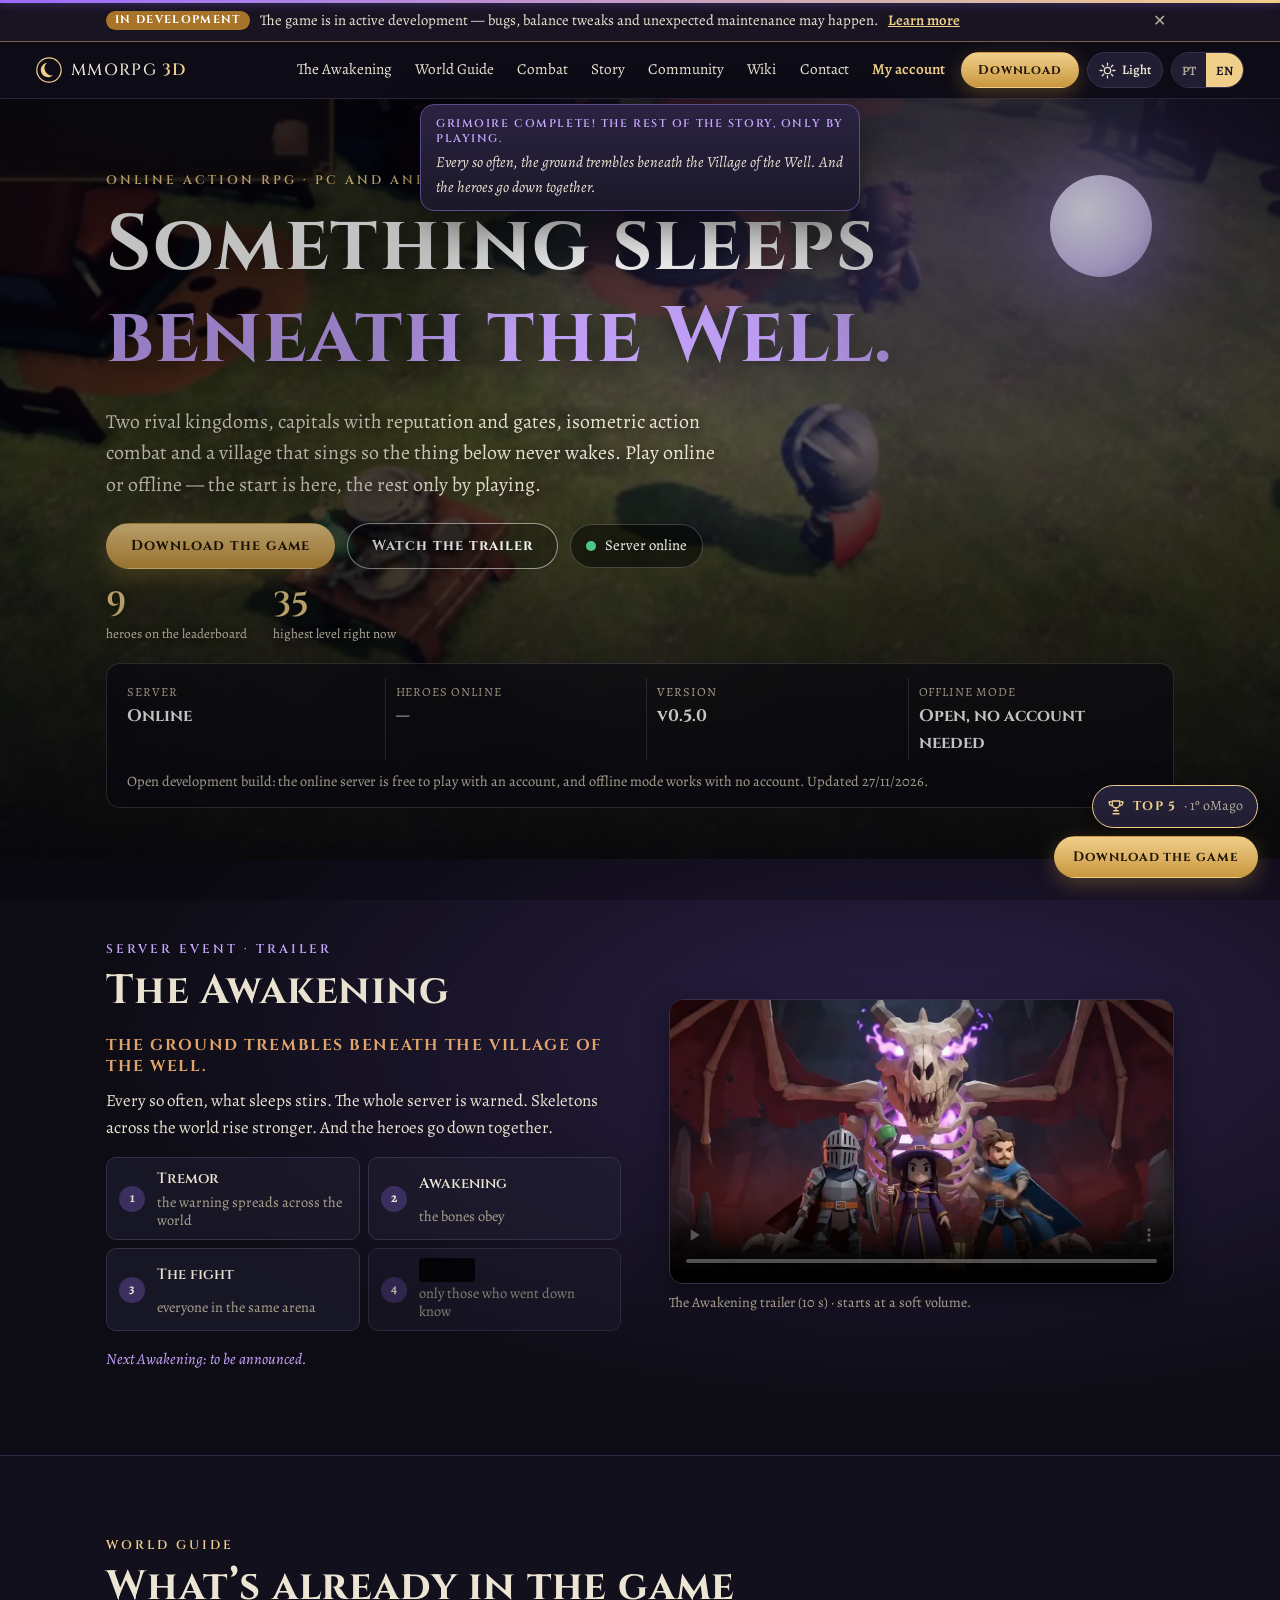
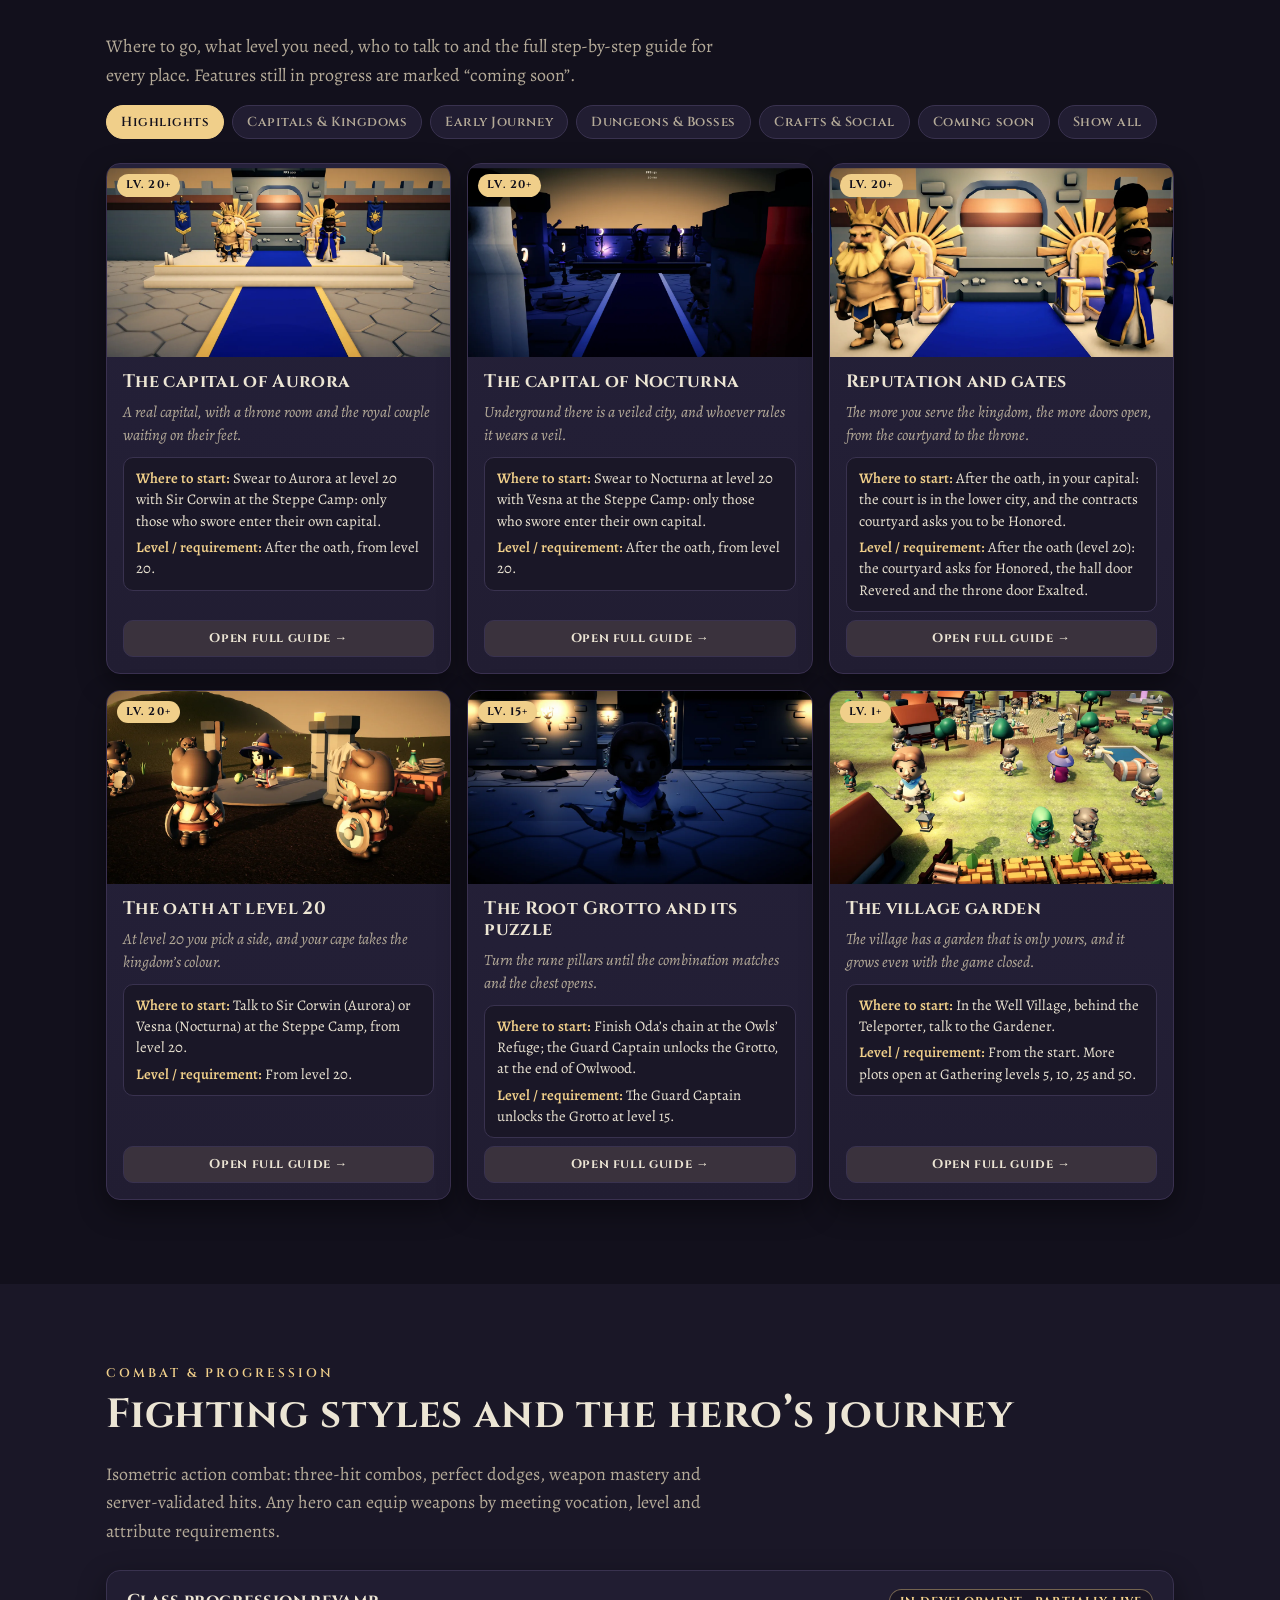
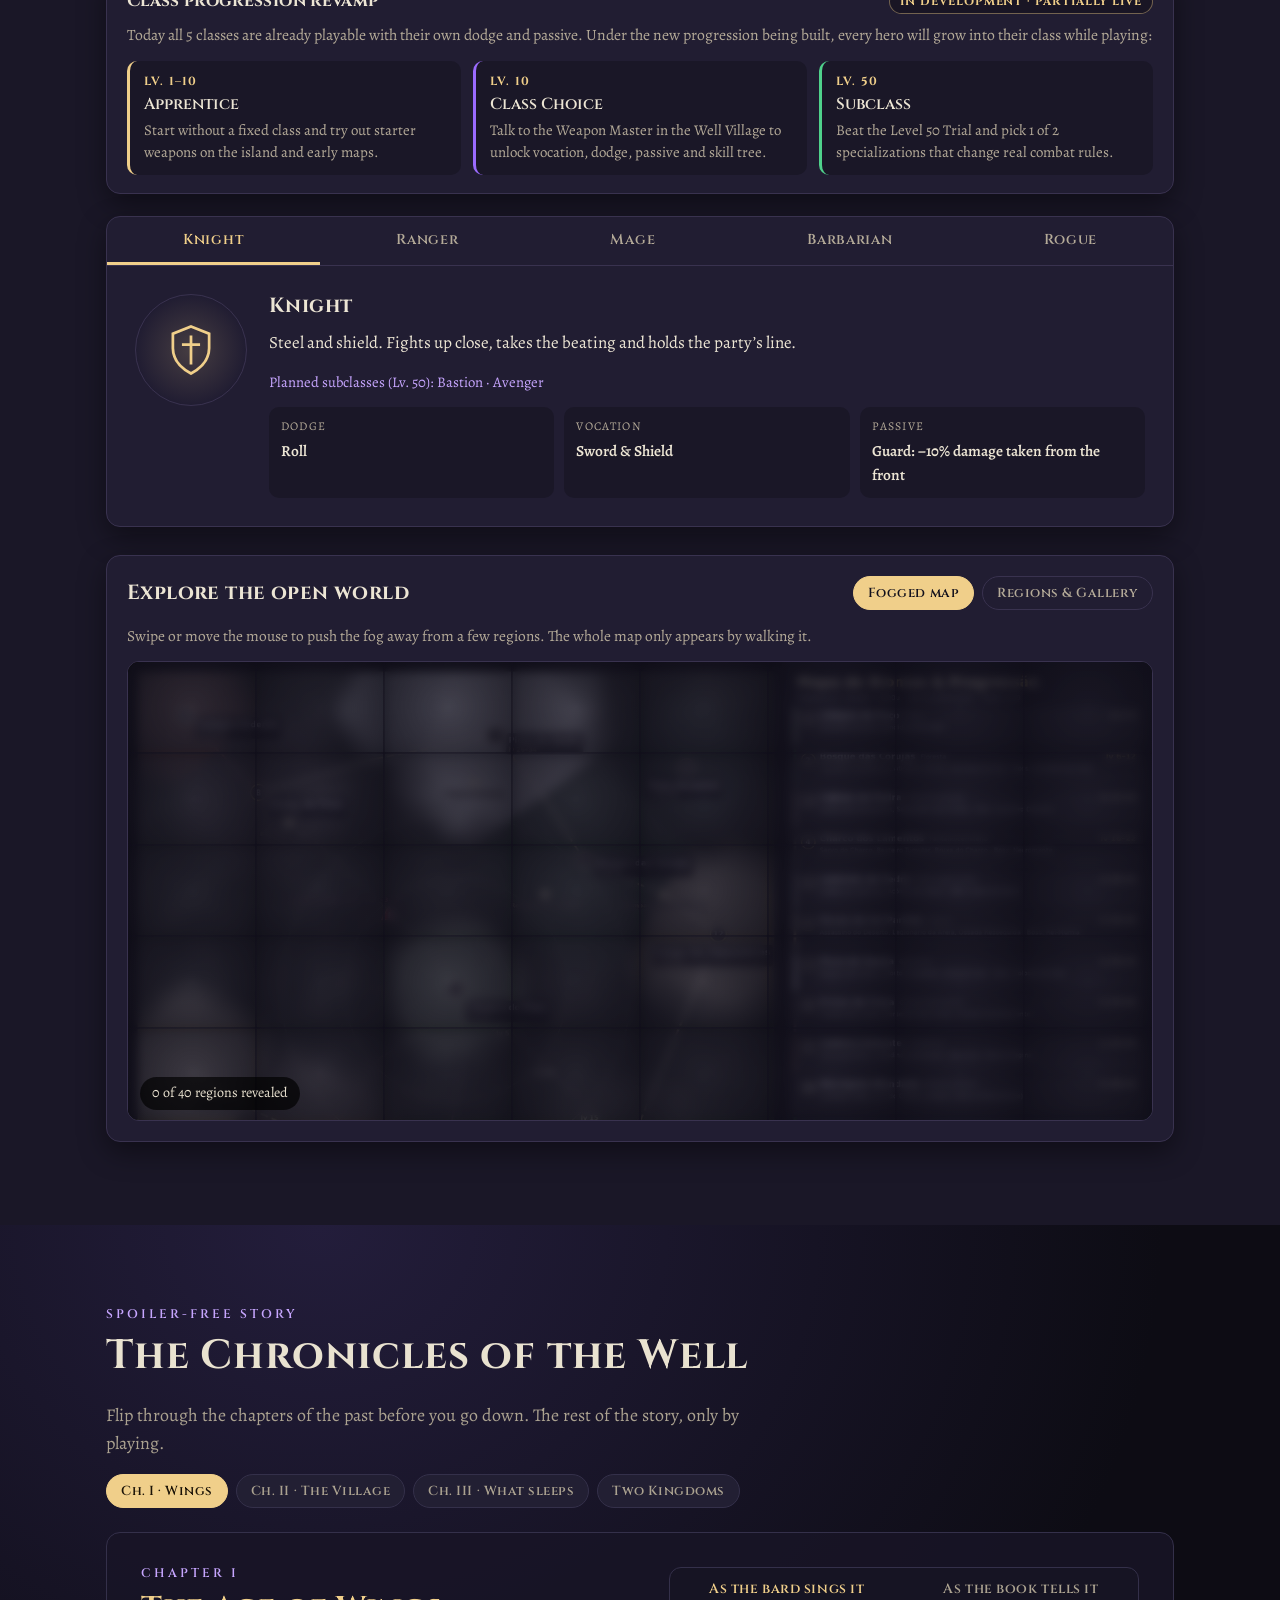
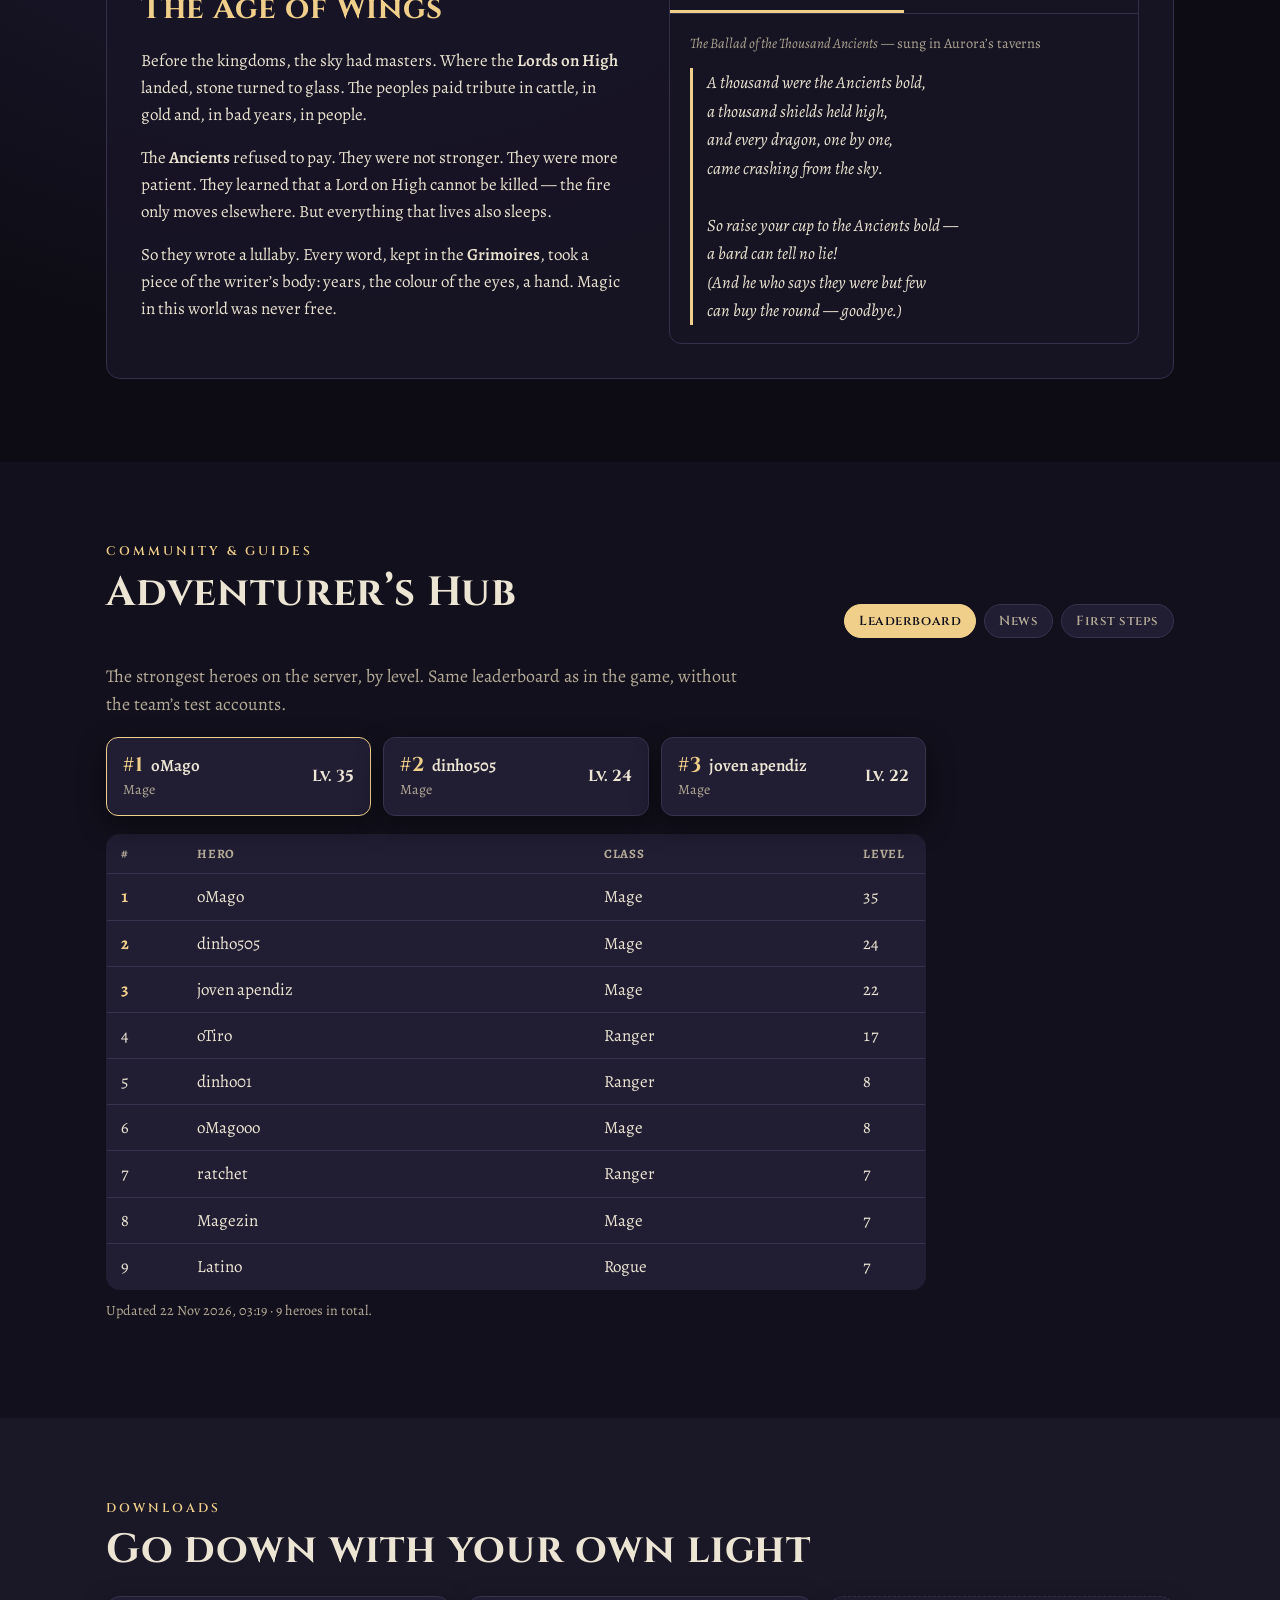
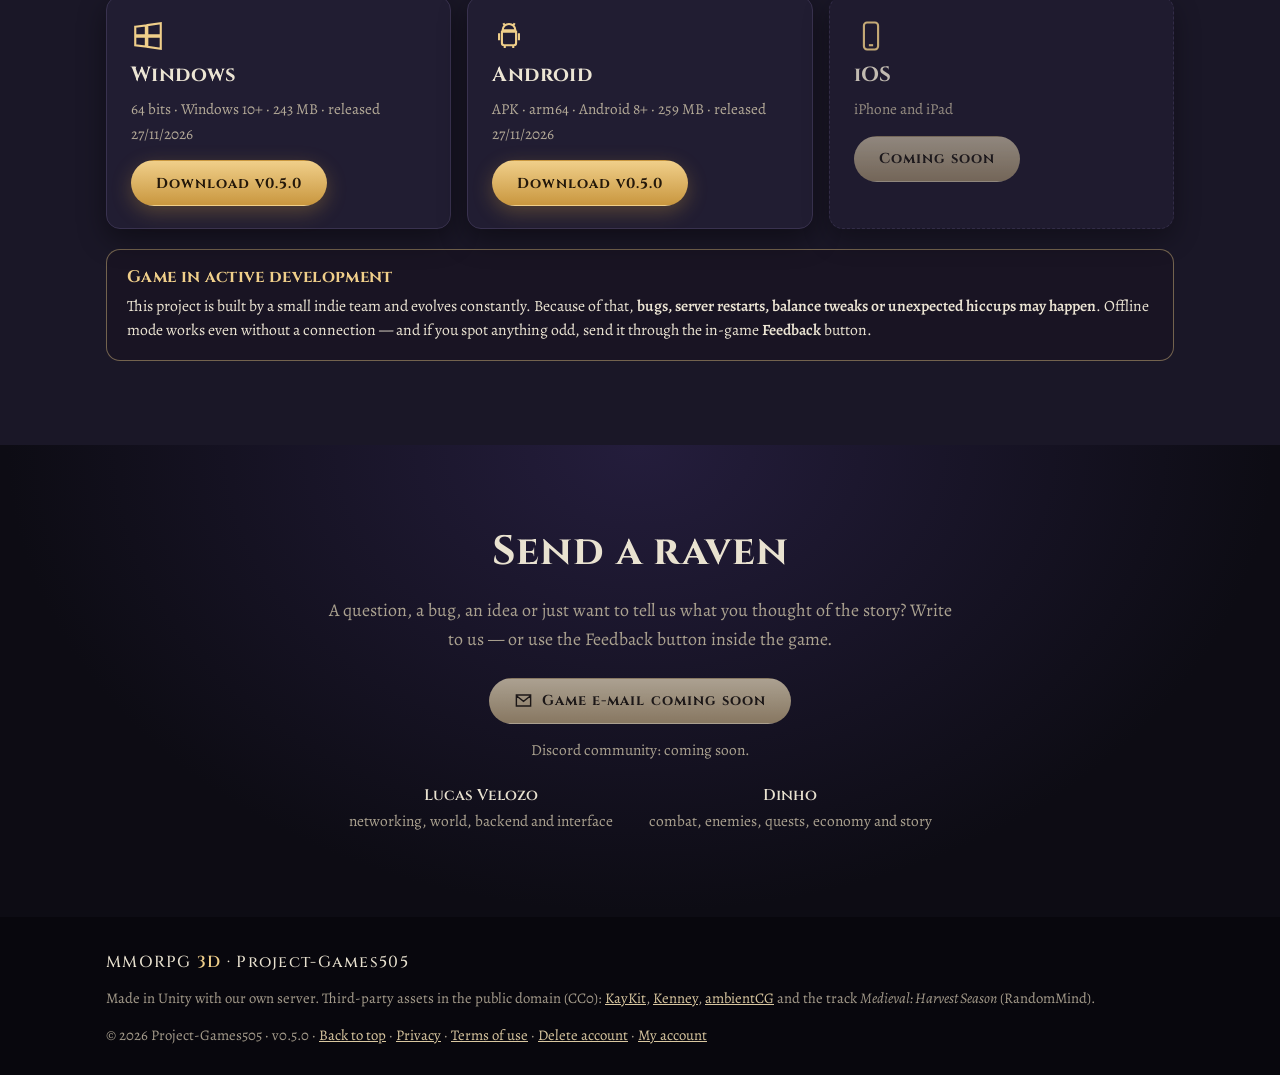
<file: index.html>
<!doctype html>
<html lang="pt-BR" data-modo="sombra">
<head>
<meta charset="utf-8">
<meta name="viewport" content="width=device-width, initial-scale=1">
<title>MMORPG 3D — Algo dorme sob o Poço</title>
<meta name="description" content="RPG online de ação para PC e Android. Dois reinos rivais, capitais com reputação e portões, e algo que dorme sob a Vila do Poço. Jogue online ou offline.">
<meta property="og:title" content="MMORPG 3D — Algo dorme sob o Poço">
<meta property="og:description" content="Dois reinos rivais, combate isométrico e um mundo que não devia acordar. PC e Android.">
<meta property="og:image" content="img/mundo-vila.webp">
<meta property="og:type" content="website">
<meta name="theme-color" content="#14121c">
<link rel="icon" href="favicon.svg" type="image/svg+xml">
<link rel="preconnect" href="https://fonts.googleapis.com">
<link rel="preconnect" href="https://fonts.gstatic.com" crossorigin>
<link href="https://fonts.googleapis.com/css2?family=Cinzel:wght@500;700&family=Alegreya:ital,wght@0,400;0,600;1,400&display=swap" rel="stylesheet">
<link rel="stylesheet" href="css/style.css?v=20261123a">
<script>
  // tema antes do primeiro desenho (evita piscar)
  (function () {
    try {
      var t = localStorage.getItem('tema');
      if (t === 'luz' || t === 'sombra') document.documentElement.dataset.modo = t;
    } catch (e) {}
  })();
</script>
</head>
<body>
<a class="pular" href="#conteudo" data-i18n="skip">Pular para o conteúdo</a>

<!-- Lanterna da Lúmen: só aparece no modo Sombra -->
<div class="lanterna-global" aria-hidden="true"></div>

<!-- Fragmentos do Grimório: barrinha fina de progresso no topo -->
<div class="fragmentos" id="fragmentos" aria-hidden="true"><span class="fragmentos-barra" id="fragmentos-barra"></span></div>

<div class="topo-wrap" id="topo-wrap">
  <!-- Aviso de jogo em desenvolvimento (fechável na sessão) -->
  <div class="aviso-dev" id="aviso-dev" role="region" aria-label="Aviso de desenvolvimento" data-i18n-attr="aria-label:dev.aria">
    <div class="caixa aviso-dev-in">
      <p>
        <span class="dev-selo" data-i18n="dev.badge">Em desenvolvimento</span>
        <span data-i18n="dev.banner">O jogo está em construção ativa — bugs, ajustes de balanceamento e manutenções imprevistas podem acontecer.</span>
        <a href="#aviso-dev-dl" data-i18n="dev.more">Saiba mais</a>
      </p>
      <button type="button" class="aviso-dev-fechar" id="btn-fechar-dev" aria-label="Fechar aviso" data-i18n-attr="aria-label:dev.close">✕</button>
    </div>
  </div>

  <header class="topo" id="topo">
    <a class="marca" href="#inicio" aria-label="MMORPG 3D — início">
      <svg class="marca-icone" viewBox="0 0 32 32" aria-hidden="true"><use href="#ico-lua"/></svg>
      <span>MMORPG <b>3D</b></span>
    </a>
    <nav class="menu" id="menu" aria-label="Seções">
      <a href="#despertar" data-i18n="nav.awakening">O Despertar</a>
      <a href="#vitrine" data-i18n="nav.vitrine">Guia do Mundo</a>
      <a href="#jogo" data-i18n="nav.game">Combate</a>
      <a href="#historia" data-i18n="nav.story">História</a>
      <a href="#comunidade" data-i18n="nav.community">Comunidade</a>
      <a href="wiki.html" data-i18n="nav.wiki">Wiki</a>
      <a href="#contato" data-i18n="nav.contact">Contato</a>
      <!-- Área "Minha conta" no AccountService (config.json → conta.url); sem endereço, o link não aparece -->
      <a class="nav-conta" id="nav-conta" href="#" rel="noopener" data-i18n="nav.account" hidden>Minha conta</a>
    </nav>
    <div class="controles">
      <a class="btn btn-ouro btn-topo-dl" href="#baixar" data-i18n="nav.download">Baixar</a>
      <button class="btn-icone" id="btn-tema" type="button" aria-pressed="false" data-i18n-attr="aria-label:theme.label" aria-label="Alternar Luz e Sombra">
        <svg class="ico-sol" viewBox="0 0 24 24" aria-hidden="true"><circle cx="12" cy="12" r="4.5"/><path d="M12 1.5v3M12 19.5v3M1.5 12h3M19.5 12h3M4.6 4.6l2.1 2.1M17.3 17.3l2.1 2.1M4.6 19.4l2.1-2.1M17.3 6.7l2.1-2.1"/></svg>
        <svg class="ico-lua" viewBox="0 0 24 24" aria-hidden="true"><path d="M20 14.5A8.5 8.5 0 0 1 9.5 4a8.5 8.5 0 1 0 10.5 10.5z"/></svg>
        <span class="btn-tema-txt" data-i18n="theme.dark">Sombra</span>
      </button>
      <div class="idioma" role="group" aria-label="Idioma / Language">
        <button type="button" data-lang="pt" aria-pressed="true">PT</button>
        <button type="button" data-lang="en" aria-pressed="false">EN</button>
      </div>
      <button class="btn-icone btn-menu" id="btn-menu" type="button" aria-expanded="false" aria-controls="menu" data-i18n-attr="aria-label:nav.open" aria-label="Abrir menu">
        <svg viewBox="0 0 24 24" aria-hidden="true"><path d="M3 6h18M3 12h18M3 18h18"/></svg>
      </button>
    </div>
  </header>
</div>

<main id="conteudo">

<!-- ===================== 1. HERO + STATUS AO VIVO INTEGRADO ===================== -->
<section class="hero" id="inicio">
  <div class="hero-fundo" aria-hidden="true">
    <img src="img/hero-vila.webp" alt="" fetchpriority="high" width="1440" height="765">
  </div>
  <div class="hero-ceu" aria-hidden="true"><span class="hero-lua"></span></div>
  <div class="hero-txt">
    <p class="sobretitulo" data-i18n="hero.kicker">RPG online de ação · PC e Android · Em desenvolvimento</p>
    <h1 class="hero-titulo">
      <span data-i18n="hero.title1">Algo dorme</span>
      <span class="hero-titulo-2" data-i18n="hero.title2">sob o Poço.</span>
    </h1>
    <p class="hero-sub" data-i18n="hero.sub">Dois reinos rivais, capitais com reputação e portões, combate isométrico e uma vila que canta para não acordar o que está lá embaixo. Jogue online ou offline — o começo está aqui, o resto só jogando.</p>
    <div class="hero-acoes">
      <a class="btn btn-ouro" href="#baixar" data-i18n="hero.cta">Baixar o jogo</a>
      <a class="btn btn-fantasma" href="#despertar" data-i18n="hero.trailer">Ver o trailer</a>
      <a class="selo-status" href="#status" id="selo-status">
        <span class="ponto" aria-hidden="true"></span>
        <span id="selo-status-txt" data-i18n="status.loading">Consultando o servidor…</span>
      </a>
    </div>

    <!-- Contador ao vivo (GET /stats/live; reserva: ranking.json e status.json). Só aparece com dado. -->
    <dl class="hero-contador" id="hero-contador" hidden>
      <div class="hc-item" id="hc-online" hidden><dt data-i18n="hc.online">heróis no mundo agora</dt><dd data-contar="0">0</dd></div>
      <div class="hc-item" id="hc-ativos" hidden><dt data-i18n="hc.active">aventureiros nas últimas 24 h</dt><dd data-contar="0">0</dd></div>
      <div class="hc-item" id="hc-herois" hidden><dt data-i18n="hc.heroes">heróis no ranking</dt><dd data-contar="0">0</dd></div>
      <div class="hc-item" id="hc-nivel" hidden><dt data-i18n="hc.top">nível mais alto do momento</dt><dd data-contar="0">0</dd></div>
    </dl>

    <!-- Barra de status integrada ao Hero (substitui a antiga seção separada) -->
    <div class="status-barra" id="status" aria-labelledby="status-titulo">
      <h2 class="sr-only" id="status-titulo" data-i18n="status.title">Estado do reino</h2>
      <div class="status-grade">
        <div class="status-card">
          <span class="status-rotulo" data-i18n="status.server">Servidor</span>
          <strong id="st-servidor">—</strong>
        </div>
        <div class="status-card">
          <span class="status-rotulo" data-i18n="status.players">Heróis online</span>
          <strong id="st-jogadores">—</strong>
        </div>
        <div class="status-card">
          <span class="status-rotulo" data-i18n="status.version">Versão</span>
          <strong id="st-versao">—</strong>
        </div>
        <div class="status-card">
          <span class="status-rotulo" data-i18n="status.offline">Modo offline</span>
          <strong data-i18n="status.offlineOk">Liberado sem conta</strong>
        </div>
      </div>
      <p class="status-nota" id="st-nota" data-i18n="status.note">Versão em desenvolvimento aberto: o servidor online funciona com conta gratuita e o modo offline é liberado sem conta.</p>
    </div>
  </div>
</section>

<!-- ===================== 2. O DESPERTAR + TRAILER EM DESTAQUE (SOMBRA) ===================== -->
<section class="secao sombra despertar" id="despertar" aria-labelledby="desp-titulo">
  <div class="caixa duas-colunas">
    <div>
      <p class="capitulo-num" data-i18n="aw.kicker">Evento de servidor · Trailer</p>
      <h2 id="desp-titulo" data-i18n="aw.title">O Despertar</h2>
      <p class="tremor-aviso" id="tremor-aviso" data-i18n="aw.tremor">A terra treme sob a Vila do Poço.</p>
      <p data-i18n="aw.p">De tempos em tempos, o que dorme se mexe. O servidor inteiro é avisado. Os esqueletos do mundo se levantam mais fortes. E os heróis descem juntos.</p>
      <ol class="fases">
        <li><b data-i18n="aw.f1">Tremor</b><span data-i18n="aw.f1p">o aviso corre o mundo</span></li>
        <li><b data-i18n="aw.f2">Despertar</b><span data-i18n="aw.f2p">os ossos obedecem</span></li>
        <li><b data-i18n="aw.f3">A luta</b><span data-i18n="aw.f3p">todos na mesma arena</span></li>
        <li class="fase-oculta"><b>▮▮▮▮▮▮</b><span data-i18n="aw.f4p">só quem desceu sabe</span></li>
      </ol>
      <p class="proximo" id="proximo-despertar" data-i18n="aw.next">Próximo Despertar: a anunciar.</p>
    </div>
    <figure class="moldura video">
      <video id="video-despertar" controls preload="metadata" playsinline poster="img/despertar-poster.webp" width="960" height="540" aria-label="Trailer do Despertar">
        <source src="img/despertar.mp4" type="video/mp4">
      </video>
      <figcaption data-i18n="aw.cap">Trailer do Despertar (10 s) · começa em volume suave para não assustar.</figcaption>
    </figure>
  </div>
</section>

<!-- ===================== 3. GUIA DO MUNDO — O QUE JÁ TEM NO JOGO (site/data/vitrine.json) ===================== -->
<section class="secao luz" id="vitrine" aria-labelledby="vt-titulo">
  <div class="caixa">
    <div class="cabeca-secao">
      <div>
        <p class="capitulo-num" data-i18n="vt.kicker">Guia do Mundo</p>
        <h2 id="vt-titulo" data-i18n="vt.title">O que já tem no jogo</h2>
        <p class="lead" data-i18n="vt.lead">Onde ir, qual nível precisa, com quem falar e o passo a passo completo de cada lugar. O que ainda está em construção aparece como “em breve”.</p>
      </div>
      <div class="filtros" id="vt-filtros" role="tablist" aria-label="Filtrar o guia do mundo" data-i18n-attr="aria-label:vt.filterAria">
        <button type="button" role="tab" aria-selected="true" data-cat="destaques" data-i18n="vt.f.highlights">Destaques</button>
        <button type="button" role="tab" aria-selected="false" tabindex="-1" data-cat="reinos" data-i18n="vt.f.kingdoms">Capitais &amp; Reinos</button>
        <button type="button" role="tab" aria-selected="false" tabindex="-1" data-cat="inicio" data-i18n="vt.f.start">Jornada Inicial</button>
        <button type="button" role="tab" aria-selected="false" tabindex="-1" data-cat="masmorras" data-i18n="vt.f.dungeons">Masmorras &amp; Chefes</button>
        <button type="button" role="tab" aria-selected="false" tabindex="-1" data-cat="social" data-i18n="vt.f.social">Ofícios &amp; Social</button>
        <button type="button" role="tab" aria-selected="false" tabindex="-1" data-cat="breve" data-i18n="vt.f.soon">Em breve</button>
        <button type="button" role="tab" aria-selected="false" tabindex="-1" data-cat="todos" data-i18n="vt.f.all">Ver tudo</button>
      </div>
    </div>
    <div class="vt-grade" id="vt-grade" aria-live="polite"></div>
    <p class="vt-erro" id="vt-erro" hidden></p>
  </div>
</section>

<!-- ===================== 4. COMBATE, PROGRESSÃO & MUNDO (LUZ ALT) ===================== -->
<section class="secao luz alt" id="jogo" aria-labelledby="jogo-titulo">
  <div class="caixa">
    <p class="capitulo-num" data-i18n="gp.kicker">Combate &amp; Progressão</p>
    <h2 id="jogo-titulo" data-i18n="gp.title">Estilos de luta e a jornada do herói</h2>
    <p class="lead" data-i18n="gp.lead">Combate de ação em visão isométrica: combo de três golpes, esquiva perfeita, maestria por arma e cada golpe validado no servidor. Qualquer herói pode equipar armas seguindo vocação, nível e atributo.</p>

    <!-- Trilha da nova progressão de classes (desenho do Dinho — transparente sobre o que está chegando) -->
    <div class="jornada-classes" aria-labelledby="jc-titulo">
      <div class="jc-topo">
        <h3 id="jc-titulo" data-i18n="jc.title">Evolução da jornada de classes</h3>
        <span class="jc-selo" data-i18n="jc.badge">Em desenvolvimento · parte já no ar</span>
      </div>
      <p class="jc-lead" data-i18n="jc.lead">Hoje as 5 classes já são jogáveis com esquiva e passiva próprias. Na nova progressão em desenvolvimento, todo herói passará a evoluir a classe durante a aventura:</p>
      <ol class="jc-passos">
        <li>
          <span class="jc-nv" data-i18n="jc.s1n">Nv. 1–10</span>
          <strong data-i18n="jc.s1t">Aprendiz</strong>
          <span data-i18n="jc.s1p">Começa sem classe fixa e testa as armas iniciais na ilha e nos primeiros mapas.</span>
        </li>
        <li>
          <span class="jc-nv" data-i18n="jc.s2n">Nv. 10</span>
          <strong data-i18n="jc.s2t">Escolha da Classe</strong>
          <span data-i18n="jc.s2p">Fala com o Mestre de Armas na Vila do Poço e libera vocação, esquiva, passiva e árvore de habilidades.</span>
        </li>
        <li>
          <span class="jc-nv" data-i18n="jc.s3n">Nv. 50</span>
          <strong data-i18n="jc.s3t">Subclasse</strong>
          <span data-i18n="jc.s3p">Vence a Provação do 50 e escolhe 1 entre 2 especializações que mudam regras reais de combate.</span>
        </li>
      </ol>
    </div>

    <div class="classes">
      <div class="classes-abas" role="tablist" aria-label="Classes">
        <button role="tab" aria-selected="true" aria-controls="classe-painel" data-classe="cavaleiro" data-i18n="cls.knight">Cavaleiro</button>
        <button role="tab" aria-selected="false" aria-controls="classe-painel" tabindex="-1" data-classe="patrulheiro" data-i18n="cls.ranger">Patrulheiro</button>
        <button role="tab" aria-selected="false" aria-controls="classe-painel" tabindex="-1" data-classe="mago" data-i18n="cls.mage">Mago</button>
        <button role="tab" aria-selected="false" aria-controls="classe-painel" tabindex="-1" data-classe="barbaro" data-i18n="cls.barb">Bárbaro</button>
        <button role="tab" aria-selected="false" aria-controls="classe-painel" tabindex="-1" data-classe="ladino" data-i18n="cls.rogue">Ladino</button>
      </div>
      <div class="classe-painel" id="classe-painel" role="tabpanel" aria-live="polite">
        <div class="classe-emblema" aria-hidden="true"><svg viewBox="0 0 64 64"><use id="classe-ico" href="#ico-cavaleiro"/></svg></div>
        <div>
          <h3 id="classe-nome">Cavaleiro</h3>
          <p id="classe-desc"></p>
          <p class="classe-subs" id="classe-subs"></p>
          <dl class="classe-dados">
            <div><dt data-i18n="cls.dodge">Esquiva</dt><dd id="classe-esquiva"></dd></div>
            <div><dt data-i18n="cls.weapon">Vocação</dt><dd id="classe-arma"></dd></div>
            <div><dt data-i18n="cls.passive">Passiva</dt><dd id="classe-passiva"></dd></div>
          </dl>
        </div>
      </div>
    </div>

    <!-- Mundo em imagens + Mapa em névoa em abas (evita criar outra seção gigante isolada) -->
    <div class="mundo-bloco" id="mapa-secao">
      <div class="mundo-topo">
        <h3 data-i18n="world.title">Explore o mundo aberto</h3>
        <div class="filtros" id="mundo-abas" role="tablist" aria-label="Visões do mundo" data-i18n-attr="aria-label:world.aria">
          <button type="button" role="tab" aria-selected="true" aria-controls="mundo-painel-mapa" id="aba-mundo-mapa" data-mundo="mapa" data-i18n="world.tabMap">Mapa em névoa</button>
          <button type="button" role="tab" aria-selected="false" aria-controls="mundo-painel-galeria" id="aba-mundo-galeria" tabindex="-1" data-mundo="galeria" data-i18n="world.tabGallery">Regiões &amp; Galeria</button>
        </div>
      </div>

      <div id="mundo-painel-mapa" role="tabpanel" aria-labelledby="aba-mundo-mapa">
        <p class="mundo-dica" data-i18n="map.lead">Passe o dedo ou o mouse para afastar a névoa de algumas regiões. O mapa inteiro só aparece andando.</p>
        <div class="mapa" id="mapa">
          <img src="img/mapa.webp" alt="Mapa do mundo dividido em biomas" data-i18n-attr="alt:map.alt" loading="lazy" width="1400" height="897">
          <div class="nevoa" id="nevoa" aria-hidden="true"></div>
          <p class="mapa-contador" id="mapa-contador" aria-live="polite"></p>
        </div>
      </div>

      <div id="mundo-painel-galeria" role="tabpanel" aria-labelledby="aba-mundo-galeria" hidden>
        <ul class="recursos">
          <li><strong data-i18n="ft.world">12 regiões</strong><span data-i18n="ft.worldP">Campo, deserto, geada, cinzas, vulcão, pântanos, necrópole… do nível 1 ao 100, e o herói vai até o 500.</span></li>
          <li><strong data-i18n="ft.bosses">Chefes com fases</strong><span data-i18n="ft.bossesP">Investidas, ajudantes, sala de recompensa e uma Gruta gerada para ser explorada.</span></li>
          <li><strong data-i18n="ft.econ">Economia por cidade</strong><span data-i18n="ft.econP">Cada cidade tem caixa, imposto e preço que sobe e desce. Forja, conserto, encantamento e alquimia.</span></li>
          <li><strong data-i18n="ft.guild">Guildas e lore</strong><span data-i18n="ft.guildP">Três guildas, livros para ler no jogo, pedras rúnicas e ecos antigos que fortalecem a ultimate.</span></li>
        </ul>
        <div class="galeria">
          <figure><img src="img/ilha-arena.webp" alt="Arena dos esqueletos na ilha do tutorial" data-i18n-attr="alt:gal.arena" loading="lazy" width="1280" height="720"><figcaption data-i18n="gal.arenaC">Ilha do Mestre de Armas</figcaption></figure>
          <figure><img src="img/ilha-boss.webp" alt="Arena do Guardião na ilha do tutorial" data-i18n-attr="alt:gal.boss" loading="lazy" width="1280" height="720"><figcaption data-i18n="gal.bossC">A arena do primeiro chefe</figcaption></figure>
          <figure><img src="img/mundo-oasis.webp" alt="Oásis Rubro, cidade do deserto" data-i18n-attr="alt:gal.oasis" loading="lazy" width="1280" height="720"><figcaption data-i18n="gal.oasisC">Oásis Rubro, no deserto</figcaption></figure>
        </div>
      </div>
    </div>
  </div>
</section>

<!-- ===================== 5. AS CRÔNICAS DO POÇO (HISTÓRIA + REINOS EM CAPÍTULOS) ===================== -->
<section class="secao sombra cronicas" id="historia" aria-labelledby="cronicas-titulo">
  <!-- Âncoras preservadas para links antigos -->
  <span id="o-que-dorme" class="ancora-oculta" aria-hidden="true"></span>
  <span id="reinos" class="ancora-oculta" aria-hidden="true"></span>
  <div class="caixa">
    <div class="cabeca-secao">
      <div>
        <p class="capitulo-num" data-i18n="cr.kicker">História sem spoiler</p>
        <h2 id="cronicas-titulo" data-i18n="cr.title">As Crônicas do Poço</h2>
        <p class="lead" data-i18n="cr.lead">Folheie os capítulos do passado antes de descer. O resto da história, só jogando.</p>
      </div>
      <div class="filtros" id="cronicas-abas" role="tablist" aria-label="Capítulos da história" data-i18n-attr="aria-label:cr.aria">
        <button type="button" role="tab" aria-selected="true" aria-controls="cr-cap1" data-cr="cap1" data-i18n="cr.tab1">Cap. I · Asas</button>
        <button type="button" role="tab" aria-selected="false" aria-controls="cr-cap2" tabindex="-1" data-cr="cap2" data-i18n="cr.tab2">Cap. II · A Vila</button>
        <button type="button" role="tab" aria-selected="false" aria-controls="cr-cap3" tabindex="-1" data-cr="cap3" data-i18n="cr.tab3">Cap. III · O que dorme</button>
        <button type="button" role="tab" aria-selected="false" aria-controls="cr-reinos" tabindex="-1" data-cr="reinos" data-i18n="cr.tab4">Dois Reinos</button>
      </div>
    </div>

    <!-- Cap. I — A Idade das Asas -->
    <div class="cr-painel" id="cr-cap1" role="tabpanel">
      <div class="duas-colunas cr-grid">
        <div>
          <p class="capitulo-num" data-i18n="ch1.num">Capítulo I</p>
          <h3 class="cr-subtitulo" data-i18n="ch1.title">A Idade das Asas</h3>
          <p data-i18n="ch1.p1">Antes dos reinos, o céu tinha donos. Os <b>Senhores do Alto</b> pousavam e a pedra virava vidro. Os povos pagavam tributo em gado, em ouro e, nos anos ruins, em gente.</p>
          <p data-i18n="ch1.p2">Os <b>Antigos</b> se recusaram a pagar. Não eram mais fortes. Eram mais pacientes. Descobriram que um Senhor do Alto não se mata — o fogo só muda de lugar. Mas tudo o que vive também dorme.</p>
          <p data-i18n="ch1.p3">Então escreveram uma canção de ninar. Cada palavra, guardada nos <b>Grimórios</b>, cobrou de quem escreveu um pedaço do corpo: anos, a cor dos olhos, a mão. A magia deste mundo nunca foi de graça.</p>
        </div>
        <!-- Bardo × Livro -->
        <div class="duas-versoes" id="versoes">
          <div class="versoes-abas" role="tablist" aria-label="Duas versões da mesma história">
            <button role="tab" id="aba-bardo" aria-controls="painel-bardo" aria-selected="true" data-i18n="ch1.bardTab">Como canta o bardo</button>
            <button role="tab" id="aba-livro" aria-controls="painel-livro" aria-selected="false" tabindex="-1" data-i18n="ch1.bookTab">Como conta o livro</button>
          </div>
          <div class="versao versao-bardo" role="tabpanel" id="painel-bardo" aria-labelledby="aba-bardo">
            <p class="versao-fonte" data-i18n="ch1.bardSrc"><i>A Balada dos Mil Antigos</i> — cantada nas tavernas de Aurora</p>
            <blockquote class="quadra" data-i18n="ch1.bard">Eram mil os velhos bravos,<br>mil escudos, mil canções,<br>e o céu, que ardia em asas,<br>viu cair os seus dragões.<br><br>Ergue o copo aos mil Antigos,<br>que o bardo não sabe mentir!<br>(E quem diz que eram só poucos<br>paga a rodada e vai dormir.)</blockquote>
          </div>
          <div class="versao versao-livro" role="tabpanel" id="painel-livro" aria-labelledby="aba-livro" hidden>
            <p class="versao-fonte" data-i18n="ch1.bookSrc">Dos livros da Vila do Poço</p>
            <p data-i18n="ch1.book">Os Antigos eram poucos e pacientes, e não mataram dragão nenhum. Fizeram eles dormirem — e pagaram com o próprio corpo.</p>
            <p class="versao-dica" data-i18n="ch1.bookHint">No jogo, cada balada tem um livro par. Quem junta os dois descobre o que realmente aconteceu.</p>
          </div>
        </div>
      </div>
    </div>

    <!-- Cap. II — A Vila do Poço -->
    <div class="cr-painel" id="cr-cap2" role="tabpanel" hidden>
      <div class="duas-colunas cr-grid">
        <div>
          <p class="capitulo-num" data-i18n="ch2.num">Capítulo II</p>
          <h3 class="cr-subtitulo" data-i18n="ch2.title">A Vila do Poço</h3>
          <p data-i18n="ch2.p1">Toda história começa numa vila pequena com um poço no meio. As crianças brincam na praça, a Capitã da Guarda conta as lanças, os moradores puxam água como se fosse um dia qualquer.</p>
          <p data-i18n="ch2.p2">Ninguém lembra quem cavou o poço. Os velhos dizem que ele não foi cavado: foi <i>deixado</i>, como uma porta que alguém esqueceu aberta ao ir embora.</p>
          <p data-i18n="ch2.p3">E há a <b>Lúmen</b>, uma luz pequena que mora numa lanterna e não gosta do escuro de lá de baixo. Dizem que a lua mandou ela para vigiar alguma coisa.</p>
          <p class="gancho" data-i18n="ch2.hook">Mas, de uns tempos para cá, os acampamentos ao redor da vila voltaram a se mover à noite…</p>
        </div>
        <div class="cr-vila-lado">
          <figure class="moldura">
            <img src="img/mundo-vila.webp" alt="A Vila do Poço ao entardecer, com casas de madeira e o poço no centro" data-i18n-attr="alt:ch2.imgAlt" loading="lazy" width="1280" height="720">
            <figcaption data-i18n="ch2.cap">A Vila do Poço, ponto de partida do mundo aberto.</figcaption>
          </figure>
          <div class="cancao-box" aria-labelledby="cancao-titulo">
            <h4 id="cancao-titulo" class="titulo-pequeno" data-i18n="song.title">A canção de puxar balde</h4>
            <ol class="versos-compacto">
              <li data-i18n="song.v1">Desce a corda, desce a luz,</li>
              <li data-i18n="song.v2">desce o nome que ninguém diz;</li>
              <li data-i18n="song.v3">quem lá embaixo acende a lua</li>
              <li data-i18n="song.v4">volta sem sombra — e mais feliz.</li>
              <li class="verso-cortado" aria-label="O resto da canção está apagado" data-i18n-attr="aria-label:song.cutLabel"><span aria-hidden="true">▮▮▮▮ ▮ ▮▮▮▮▮▮, ▮▮▮▮ ▮ ▮▮▮…</span></li>
            </ol>
            <p class="cancao-fim" data-i18n="song.end">Ela dizia que a canção acabava ali. Mentia. Quem quiser ouvir o resto, que desça com luz própria.</p>
          </div>
        </div>
      </div>
    </div>

    <!-- Cap. III — O que dorme (escuro interativo com lanterna, tarja e grimório) -->
    <div class="cr-painel cap-dorme" id="cr-cap3" role="tabpanel" hidden>
      <div class="escuro-lanterna" aria-hidden="true"></div>
      <div class="ossos-fundo" aria-hidden="true">
        <svg viewBox="0 0 800 400" preserveAspectRatio="xMidYMid slice"><use href="#ossos"/></svg>
      </div>
      <div class="cap-dorme-txt">
        <p class="capitulo-num" data-i18n="ch3.num">Capítulo III</p>
        <h3 class="cr-subtitulo" data-i18n="ch3.title">O que dorme</h3>
        <p data-i18n="ch3.p1">Os esqueletos dos acampamentos não andam como mortos comuns. Andam num ritmo, como se alguém os estivesse <i>sonhando</i> em movimento.</p>
        <p class="frase-ossos" data-i18n="ch3.phrase">“Dorme, e os ossos obedecem.”</p>
        <p data-i18n="ch3.p2">É o que repete quem sobreviveu. Ninguém sabe o que dorme. Quem sabe não diz o nome — porque dizer em voz alta é o que acorda.</p>
        <p class="nome-proibido">
          <span data-i18n="ch3.nameLabel">O nome:</span>
          <button type="button" class="tarja" id="tarja" aria-describedby="tarja-aviso" data-i18n-attr="aria-label:ch3.nameBtn" aria-label="Nome apagado. Tentar ler">▮▮▮▮▮▮▮▮</button>
        </p>
        <p class="tarja-aviso" id="tarja-aviso" aria-live="polite"></p>

        <div class="grimorio" id="grimorio">
          <button type="button" class="btn btn-grimorio" id="btn-grimorio" aria-expanded="false" aria-controls="grimorio-pagina">
            <svg viewBox="0 0 24 24" aria-hidden="true"><path d="M4 4.5A2.5 2.5 0 0 1 6.5 2H20v17H6.5A2.5 2.5 0 0 0 4 21.5zM4 21.5A2.5 2.5 0 0 0 6.5 24H20"/></svg>
            <span data-i18n="ch3.grimoire">Abrir o Grimório</span>
          </button>
          <p class="grimorio-preco" data-i18n="ch3.price">Toda magia cobra. Esta cobra um ano.</p>
          <div class="grimorio-pagina" id="grimorio-pagina" hidden>
            <p data-i18n="ch3.page">No fundo da Gruta das Raízes, um <b>Guardião de pedra</b> vigia um Grimório fechado. Ele não é a ameaça. Ele é a <b>tranca</b>.</p>
            <p class="grimorio-conta" id="grimorio-conta" aria-live="polite"></p>
          </div>
        </div>
        <p class="cap-dorme-fim" data-i18n="ch3.end">O que acontece quando a tranca cai, os livros não contam. Você vai ter que descer.</p>
        <button type="button" class="btn-link" id="btn-acender" data-i18n="ch3.light">Acender a lanterna (mostrar tudo)</button>
      </div>
    </div>

    <!-- Cap. IV — Dois Reinos -->
    <div class="cr-painel" id="cr-reinos" role="tabpanel" hidden>
      <div class="reinos-lados">
        <article class="reino reino-aurora" tabindex="0">
          <img src="img/capital-aurora.webp" alt="" loading="lazy" width="1280" height="720">
          <div class="reino-txt">
            <p class="reino-lema" data-i18n="kg.auroraTag">A superfície · a Coroa</p>
            <h3 data-i18n="kg.aurora">Coroa de Aurora</h3>
            <p data-i18n="kg.auroraP">Os que ficaram em cima ergueram uma muralha branca com bestas de ferro e cobraram o <b>Dízimo do Céu</b> para que ela nunca caísse. O dragão sumiu. O dízimo ficou.</p>
            <p class="reino-segredo" data-i18n="kg.auroraS">O Rei quer a guerra. Acha que Nocturna esconde alguma coisa.</p>
          </div>
        </article>
        <article class="reino reino-nocturna" tabindex="0">
          <div class="lanternas" aria-hidden="true"><i></i><i></i><i></i><i></i><i></i><i></i><i></i></div>
          <div class="reino-txt">
            <p class="reino-lema" data-i18n="kg.noctTag">O subterrâneo · a Cidade Velada</p>
            <h3 data-i18n="kg.noct">Nocturna</h3>
            <p data-i18n="kg.noctP">Os que desceram para a caverna gigante fugindo do fogo — e todo exilado depois deles. Vive de lanternas lunares e de favores.</p>
            <p class="reino-segredo" data-i18n="kg.noctS">O Regente usa um véu. Dizem que ele <i>escuta</i> alguma coisa lá embaixo.</p>
          </div>
        </article>
      </div>
      <p class="reinos-juramento" data-i18n="kg.oath">No nível 20 você jura a um dos dois no Acampamento da Estepe. Dá para trocar uma vez só — e trocar tem nome: <b>traição</b>.</p>
    </div>
  </div>
</section>

<!-- ===================== 6. CENTRAL DO AVENTUREIRO (RANKING · NOVIDADES · TUTORIAIS · WIKI) ===================== -->
<section class="secao luz" id="comunidade" aria-labelledby="com-titulo">
  <!-- Âncoras preservadas para links antigos e Fragmentos do Grimório -->
  <span id="ranking" class="ancora-oculta" aria-hidden="true"></span>
  <span id="novidades" class="ancora-oculta" aria-hidden="true"></span>
  <span id="tutoriais" class="ancora-oculta" aria-hidden="true"></span>
  <span id="wiki" class="ancora-oculta" aria-hidden="true"></span>

  <div class="caixa">
    <div class="cabeca-secao">
      <div>
        <p class="capitulo-num" data-i18n="com.kicker">Comunidade &amp; Guias</p>
        <h2 id="com-titulo" data-i18n="com.title">Central do Aventureiro</h2>
      </div>
      <div class="filtros" id="hub-abas" role="tablist" aria-label="Central do Aventureiro" data-i18n-attr="aria-label:com.aria">
        <button type="button" role="tab" aria-selected="true" aria-controls="hub-ranking" data-hub="ranking" data-i18n="nav.ranking">Ranking</button>
        <button type="button" role="tab" aria-selected="false" aria-controls="hub-novidades" tabindex="-1" data-hub="novidades" data-i18n="nv.kicker">Novidades</button>
        <button type="button" role="tab" aria-selected="false" aria-controls="hub-tutoriais" tabindex="-1" data-hub="tutoriais" data-i18n="nav.tutorials">Primeiros passos</button>
        <button type="button" role="tab" aria-selected="false" aria-controls="hub-wiki" tabindex="-1" data-hub="wiki" id="aba-wiki" data-i18n="wk.kicker" hidden>Wiki</button>
      </div>
    </div>

    <!-- Aba 1: Ranking -->
    <div class="hub-painel" id="hub-ranking" role="tabpanel">
      <p class="lead" data-i18n="rk.lead">Os heróis mais fortes do servidor, por nível. Mesmo ranking de dentro do jogo, sem contas da equipe.</p>
      <div class="rk-podio" id="rk-podio" hidden></div>
      <div class="rk-moldura">
        <table class="rk-tabela" id="rk-tabela" hidden>
          <thead><tr><th scope="col">#</th><th scope="col" data-i18n="rk.hero">Herói</th><th scope="col" data-i18n="rk.class">Classe</th><th scope="col" data-i18n="rk.level">Nível</th></tr></thead>
          <tbody id="rk-corpo"></tbody>
        </table>
        <p class="rk-vazio" id="rk-vazio" hidden></p>
      </div>
      <p class="rk-nota" id="rk-nota"></p>
    </div>

    <!-- Aba 2: Novidades -->
    <div class="hub-painel" id="hub-novidades" role="tabpanel" hidden>
      <p class="lead" data-i18n="nv.lead">Avisos do time e as mudanças mais recentes do jogo.</p>
      <ol class="nv-lista" id="nv-lista"></ol>
      <p class="vt-erro" id="nv-erro" hidden></p>
    </div>

    <!-- Aba 3: Tutoriais -->
    <div class="hub-painel" id="hub-tutoriais" role="tabpanel" hidden>
      <p class="lead" data-i18n="tut.lead">O jogo ensina tudo na Ilha do Mestre de Armas, sem travar ninguém. Aqui vai o resumo para quem quer chegar sabendo.</p>
      <div class="tutoriais">
        <details class="tutorial" open>
          <summary><span class="tut-num">1</span><span data-i18n="t1.t">A Ilha do Mestre de Armas</span></summary>
          <ol>
            <li data-i18n="t1.a">Siga os anéis no chão: eles mostram o próximo passo.</li>
            <li data-i18n="t1.b">Abra o baú, enfrente a arena dos esqueletos e compre a primeira arma.</li>
            <li data-i18n="t1.c">Derrote o Guardião da ilha. Já sabe jogar? Dá para pular o tutorial desde o começo.</li>
          </ol>
        </details>
        <details class="tutorial">
          <summary><span class="tut-num">2</span><span data-i18n="t2.t">Combate e esquiva</span></summary>
          <ol>
            <li data-i18n="t2.a">Ataque em sequência para o combo de três golpes. Dá para atacar andando.</li>
            <li data-i18n="t2.b">Esquive no último instante: a esquiva perfeita abre espaço para o contra-ataque.</li>
            <li data-i18n="t2.c">Encha a barra de Fúria, Foco ou Mana e solte a ultimate.</li>
          </ol>
        </details>
        <details class="tutorial">
          <summary><span class="tut-num">3</span><span data-i18n="t3.t">Mochila e equipamento</span></summary>
          <ol>
            <li data-i18n="t3.a">Tecla <kbd>I</kbd> (ou o botão da mochila) abre o inventário.</li>
            <li data-i18n="t3.b">Vista peças de cabeça, peito, mãos, pés, anel e amuleto. O tier muda a cor da peça.</li>
            <li data-i18n="t3.c">Coloque arma ou poção na barra de atalhos (teclas <kbd>1</kbd>–<kbd>4</kbd>).</li>
          </ol>
        </details>
        <details class="tutorial">
          <summary><span class="tut-num">4</span><span data-i18n="t4.t">Mercado e bancada</span></summary>
          <ol>
            <li data-i18n="t4.a">Cada cidade tem preço próprio: compre barato num hub e venda em outro.</li>
            <li data-i18n="t4.b">Na bancada: forjar, consertar, encantar, desencantar e fazer alquimia.</li>
            <li data-i18n="t4.c">O imposto vai para o tesouro da cidade — e o tesouro acaba.</li>
          </ol>
        </details>
        <details class="tutorial">
          <summary><span class="tut-num">5</span><span data-i18n="t5.t">Mapa e Teleportador</span></summary>
          <ol>
            <li data-i18n="t5.a">Chegue perto de um hub para liberá-lo no mapa.</li>
            <li data-i18n="t5.b">Fale com o Teleportador para viajar entre hubs liberados.</li>
            <li data-i18n="t5.c">Dentro da zona segura, os monstros não miram você.</li>
          </ol>
        </details>
        <details class="tutorial">
          <summary><span class="tut-num">6</span><span data-i18n="t6.t">Grupo e missões</span></summary>
          <ol>
            <li data-i18n="t6.a">Comece pela Capitã da Guarda, na Vila do Poço.</li>
            <li data-i18n="t6.b">O diário de missões e o “próximo objetivo” na tela mostram para onde ir.</li>
            <li data-i18n="t6.c">Monte um grupo para dividir a caçada (online).</li>
          </ol>
        </details>
        <details class="tutorial">
          <summary><span class="tut-num">7</span><span data-i18n="t7.t">Reinos, contratos e portões</span></summary>
          <ol>
            <li data-i18n="t7.a">No nível 20, jure a Aurora (Sir Corwin) ou Nocturna (Vesna) no Acampamento da Estepe.</li>
            <li data-i18n="t7.b">Na capital, faça contratos diários (Marechal da Coroa / Mestre dos Sussurros) e doe materiais no Tesoureiro para subir de Honrado até Exaltado.</li>
            <li data-i18n="t7.c">A cidade baixa já traz bênção, refazer atributos e compra de casa (Honrado). A guerra pelas fortalezas vem aí.</li>
          </ol>
        </details>
        <details class="tutorial">
          <summary><span class="tut-num">8</span><span data-i18n="t8.t">Constelações e progresso</span></summary>
          <ol>
            <li data-i18n="t8.a">Abra o botão Céu para investir atributos nas constelações.</li>
            <li data-i18n="t8.b">Morrer custa XP — as bênçãos amenizam.</li>
            <li data-i18n="t8.c">Fora do jogo, o herói descansa e ganha XP descansado.</li>
          </ol>
        </details>
      </div>
    </div>

    <!-- Aba 4: Wiki (GET /wiki; só aparece quando a API responde) -->
    <div class="hub-painel" id="hub-wiki" role="tabpanel" hidden>
      <p class="lead" data-i18n="wk.lead">O que se conta nas tavernas sobre este mundo. Toque num capítulo para ler.</p>
      <div class="wk-lista" id="wk-lista"></div>
    </div>
  </div>
</section>

<!-- ===================== 7. DOWNLOADS + AVISO DE DESENVOLVIMENTO ===================== -->
<section class="secao luz alt" id="baixar" aria-labelledby="dl-titulo">
  <div class="caixa">
    <p class="capitulo-num" data-i18n="dl.kicker">Downloads</p>
    <h2 id="dl-titulo" data-i18n="dl.title">Desça com luz própria</h2>
    <div class="downloads">
      <article class="download" data-os="windows">
        <svg class="dl-ico" viewBox="0 0 24 24" aria-hidden="true"><path d="M3 5.5l7.5-1v7H3zM11.5 4.3L21 3v8.5h-9.5zM3 12.5h7.5v7L3 18.5zM11.5 12.5H21V21l-9.5-1.3z"/></svg>
        <h3>Windows</h3>
        <p class="dl-meta" id="dl-windows-meta">64 bits · Windows 10+</p>
        <a class="btn btn-ouro" id="dl-windows" href="#contato" aria-disabled="true" data-i18n="dl.soon">Em breve</a>
        <span class="dl-recomendado" data-i18n="dl.yours">Seu sistema</span>
      </article>
      <article class="download" data-os="android">
        <svg class="dl-ico" viewBox="0 0 24 24" aria-hidden="true"><path d="M7 9h10v8a1.5 1.5 0 0 1-1.5 1.5H8.5A1.5 1.5 0 0 1 7 17zM7.5 8a4.5 4.5 0 0 1 9 0zM9 20.5v-2M15 20.5v-2M5 10v5M19 10v5M9 4.5L8 3M15 4.5L16 3"/></svg>
        <h3>Android</h3>
        <p class="dl-meta" id="dl-android-meta">APK · arm64</p>
        <a class="btn btn-ouro" id="dl-android" href="#contato" aria-disabled="true" data-i18n="dl.soon">Em breve</a>
        <span class="dl-recomendado" data-i18n="dl.yours">Seu sistema</span>
      </article>
      <article class="download download-breve" data-os="ios">
        <svg class="dl-ico" viewBox="0 0 24 24" aria-hidden="true"><rect x="7" y="2.5" width="10" height="19" rx="2.2"/><path d="M10.5 18.5h3"/></svg>
        <h3>iOS</h3>
        <p class="dl-meta" id="dl-ios-meta" data-i18n="dl.iosmeta">iPhone e iPad</p>
        <a class="btn btn-ouro" id="dl-ios" href="#contato" aria-disabled="true" data-i18n="dl.soon">Em breve</a>
      </article>
    </div>

    <div class="aviso-dev-caixa" id="aviso-dev-dl">
      <h3 data-i18n="dl.devTitle">Jogo em desenvolvimento ativo</h3>
      <p data-i18n="dl.note">Este projeto é feito por uma equipe indie pequena e recebe mudanças frequentes. Por isso, <b>podem ocorrer bugs, reinícios de servidor, ajustes de balanceamento ou pequenos imprevistos sem aviso prévio</b>. O modo offline funciona mesmo sem conexão — e se encontrar algo fora do lugar, mande pelo botão de <b>Feedback</b> dentro do jogo.</p>
    </div>
  </div>
</section>

<!-- ===================== 8. CONTATO ===================== -->
<section class="secao sombra contato" id="contato" aria-labelledby="ct-titulo">
  <div class="caixa estreita centro">
    <h2 id="ct-titulo" data-i18n="ct.title">Mande um corvo</h2>
    <p class="lead" data-i18n="ct.lead">Dúvida, bug, sugestão ou só contar o que achou da história? Escreva para a gente — ou use o botão de Feedback dentro do jogo.</p>
    <a class="btn btn-ouro btn-email" id="btn-email" href="#contato" aria-disabled="true">
      <svg viewBox="0 0 24 24" aria-hidden="true"><path d="M3 5h18v14H3zM3 6l9 7 9-7"/></svg>
      <span id="email-txt" data-i18n="ct.soon">E-mail do jogo em breve</span>
    </a>
    <p class="contato-discord" data-i18n="ct.discord">Comunidade no Discord: em breve.</p>
    <div class="equipe">
      <p><b>Lucas Velozo</b> <span data-i18n="ct.lucas">rede, mundo, backend e interface</span></p>
      <p><b>Dinho</b> <span data-i18n="ct.dinho">combate, inimigos, missões, economia e história</span></p>
    </div>
  </div>
</section>

</main>

<!-- ===================== MODAL DE GUIA COMPLETO (corpo de docs/MINIGUIAS/*.md) ===================== -->
<div class="guia-modal-fundo" id="guia-modal" role="dialog" aria-modal="true" aria-labelledby="gm-titulo" hidden>
  <div class="guia-modal" role="document">
    <div class="gm-topo">
      <div>
        <div class="gm-selos">
          <span class="vt-selo" id="gm-nivel"></span>
          <span class="gm-cat" id="gm-cat"></span>
        </div>
        <h3 id="gm-titulo"></h3>
        <p class="gm-gancho" id="gm-gancho"></p>
      </div>
      <button type="button" class="gm-fechar" id="gm-fechar" aria-label="Fechar guia" data-i18n-attr="aria-label:gm.close">✕</button>
    </div>
    <div class="gm-meta" id="gm-meta"></div>
    <div class="gm-corpo" id="gm-corpo"></div>
  </div>
</div>

<!-- ===================== FAIXA FIXA COMPACTA: TOP 5 + BAIXAR ===================== -->
<aside class="flutuante" id="flutuante" aria-label="Ranking e download" data-i18n-attr="aria-label:fl.label">
  <div class="fl-ranking recolhido" id="fl-ranking" hidden>
    <button class="fl-ranking-abrir" id="fl-abrir" type="button" aria-expanded="false" aria-controls="fl-lista">
      <svg viewBox="0 0 24 24" aria-hidden="true"><path d="M7 4h10v4a5 5 0 0 1-10 0zM5 5H3v2a3 3 0 0 0 4 2.8M19 5h2v2a3 3 0 0 1-4 2.8M12 13v4M8 21h8M9 17h6"/></svg>
      <span class="fl-titulo" data-i18n="fl.title">Top 5</span>
      <span class="fl-lider" id="fl-lider"></span>
    </button>
    <div class="fl-corpo" id="fl-lista">
      <ol class="fl-lista" id="fl-top5"></ol>
      <a class="fl-mais" href="#ranking" data-i18n="fl.more">Ver o ranking completo</a>
      <a class="fl-mais fl-entrar" href="#baixar" data-i18n="fl.join">Entre no top 100 →</a>
    </div>
  </div>
  <a class="btn btn-ouro fl-baixar" id="fl-baixar" href="#baixar" data-i18n="hero.cta">Baixar o jogo</a>
</aside>

<!-- Toast dos Fragmentos do Grimório -->
<div class="fragmento-aviso" id="fragmento-aviso" role="status" aria-live="polite" hidden>
  <span class="fragmento-conta" id="fragmento-conta"></span>
  <p class="fragmento-texto" id="fragmento-texto"></p>
  <a class="fragmento-link" id="fragmento-link" href="#wiki" hidden data-i18n="fr.more">Ler mais na wiki</a>
</div>

<footer class="rodape">
  <div class="caixa">
    <p class="rodape-marca">MMORPG <b>3D</b> · Project-Games505</p>
    <p data-i18n="ft.credits">Feito em Unity com servidor próprio. Assets de terceiros em domínio público (CC0): <a href="https://kaylousberg.itch.io/" rel="noopener">KayKit</a>, <a href="https://kenney.nl/" rel="noopener">Kenney</a>, <a href="https://ambientcg.com/" rel="noopener">ambientCG</a> e a música <i>Medieval: Harvest Season</i> (RandomMind).</p>
    <p class="rodape-pe"><span>© 2026 Project-Games505</span> · <span id="rodape-versao">v0.5.0</span> · <a href="#inicio" data-i18n="ft.top">Voltar ao topo</a> · <a href="privacidade.html" data-i18n="ft.privacy">Privacidade</a> · <a href="termos.html" data-i18n="ft.terms">Termos de uso</a> · <a href="excluir-conta.html" data-i18n="ft.delete">Excluir conta</a><span id="rodape-conta" hidden> · <a id="rodape-conta-link" href="#" rel="noopener" data-i18n="ft.account">Minha conta</a></span></p>
  </div>
</footer>

<!-- ===================== SVGs reaproveitados ===================== -->
<svg width="0" height="0" style="position:absolute" aria-hidden="true">
  <defs>
    <symbol id="ico-lua" viewBox="0 0 32 32"><circle cx="16" cy="16" r="15" fill="none" stroke="currentColor" stroke-width="1.5"/><path d="M21 22.5A9 9 0 0 1 13.5 7a9 9 0 1 0 7.5 15.5z" fill="currentColor"/></symbol>
    <symbol id="ico-cavaleiro" viewBox="0 0 64 64"><path d="M32 6l20 8v16c0 13-9 22-20 28C21 52 12 43 12 30V14z" fill="none" stroke="currentColor" stroke-width="3"/><path d="M32 16v32M22 26h20" stroke="currentColor" stroke-width="3"/></symbol>
    <symbol id="ico-patrulheiro" viewBox="0 0 64 64"><path d="M18 8c20 6 20 42 0 48" fill="none" stroke="currentColor" stroke-width="3"/><path d="M18 8v48M14 32h40M46 26l8 6-8 6" fill="none" stroke="currentColor" stroke-width="3"/></symbol>
    <symbol id="ico-mago" viewBox="0 0 64 64"><path d="M32 4l10 30H22z" fill="none" stroke="currentColor" stroke-width="3"/><path d="M14 38h36M32 38v22" stroke="currentColor" stroke-width="3"/><circle cx="46" cy="14" r="3" fill="currentColor"/><circle cx="16" cy="20" r="2" fill="currentColor"/></symbol>
    <symbol id="ico-barbaro" viewBox="0 0 64 64"><path d="M32 6v54" stroke="currentColor" stroke-width="3"/><path d="M32 12c-14 0-20 8-20 16s8 10 20 6M32 12c14 0 20 8 20 16s-8 10-20 6" fill="none" stroke="currentColor" stroke-width="3"/></symbol>
    <symbol id="ico-ladino" viewBox="0 0 64 64"><path d="M20 50L44 10M44 50L20 10" stroke="currentColor" stroke-width="3"/><path d="M14 42l12 12M50 42L38 54" stroke="currentColor" stroke-width="3"/><circle cx="32" cy="30" r="4" fill="currentColor"/></symbol>
    <symbol id="ossos" viewBox="0 0 800 400">
      <g fill="none" stroke="currentColor" stroke-width="3" stroke-linecap="round">
        <path d="M400 60c-60 10-90 60-90 120 0 40 20 70 50 90M400 60c60 10 90 60 90 120 0 40-20 70-50 90"/>
        <path d="M370 140c-10 10-10 30 5 35M430 140c10 10 10 30-5 35"/>
        <path d="M360 270v60M440 270v60M380 290v50M420 290v50M400 280v70"/>
        <path d="M300 200C220 160 140 170 60 120M500 200c80-40 160-30 240-80"/>
        <path d="M250 180l-30 60M200 172l-40 70M150 160l-50 70M550 180l30 60M600 172l40 70M650 160l50 70"/>
        <path d="M330 300c-30 10-60 40-70 80M470 300c30 10 60 40 70 80"/>
        <path d="M340 320h120M335 345h130M345 370h110"/>
      </g>
    </symbol>
  </defs>
</svg>

<script src="js/i18n.js?v=20261123a"></script>
<script src="js/main.js?v=20261123a"></script>
</body>
</html>
</file>
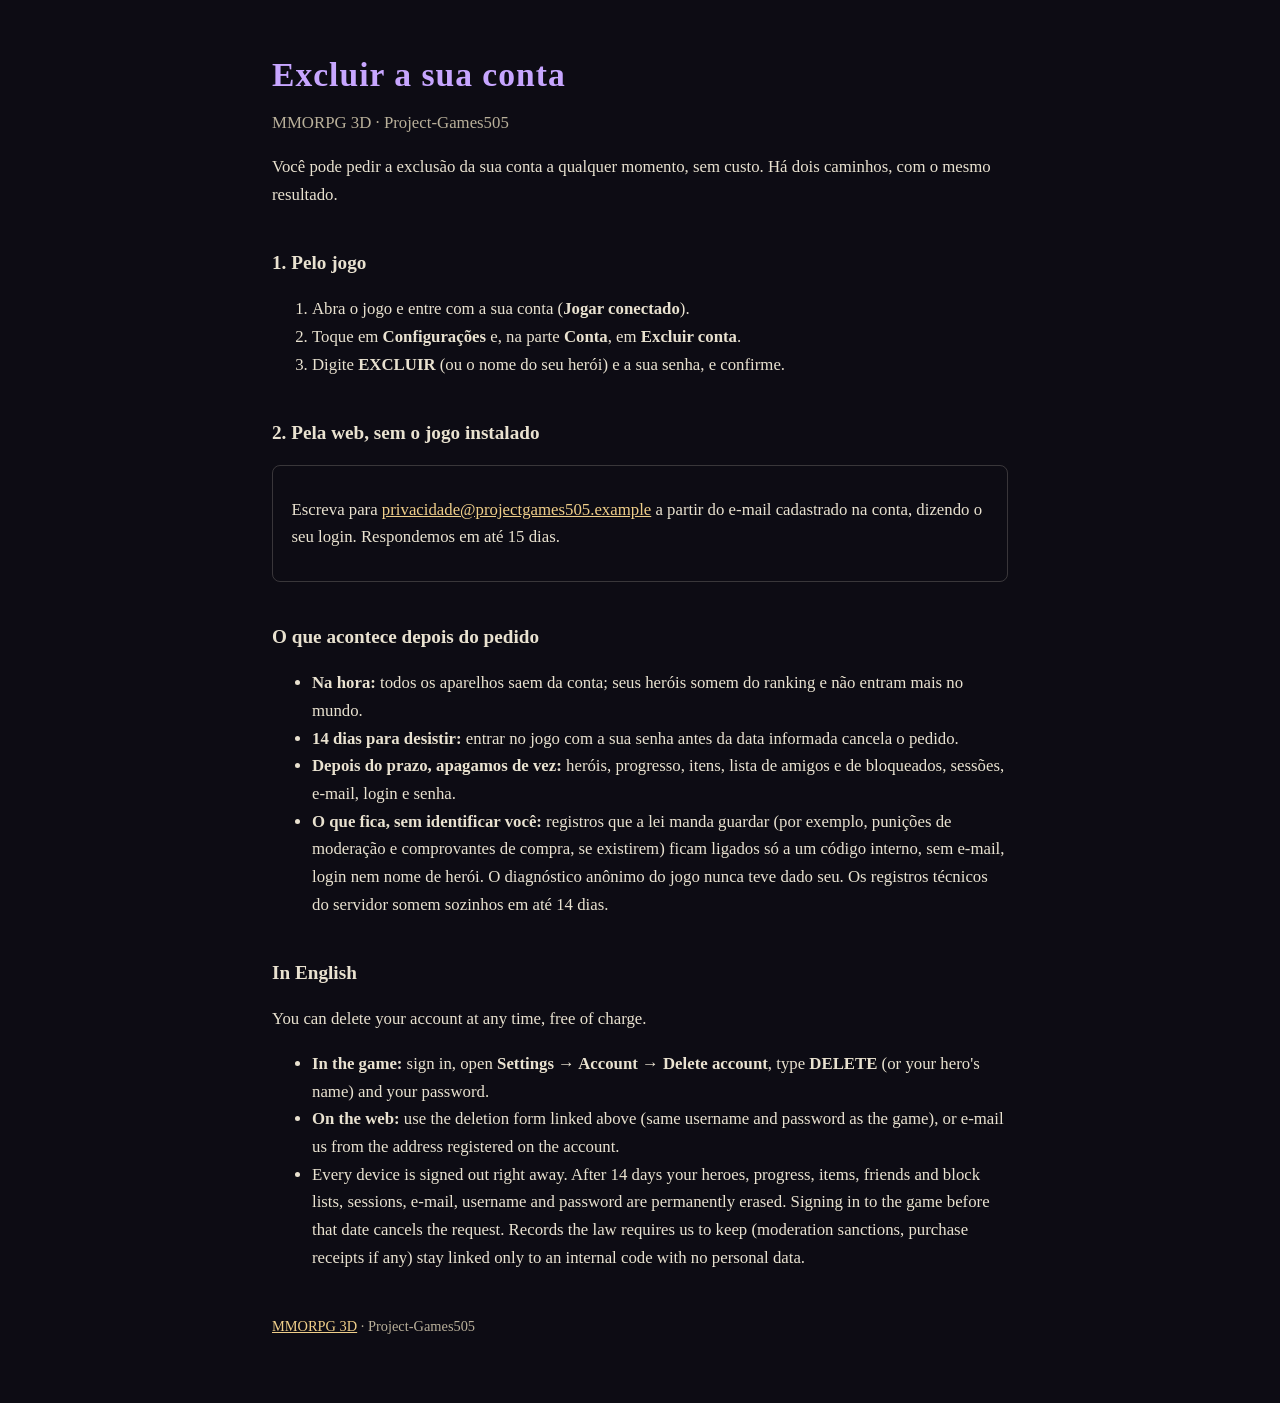
<file: excluir-conta.html>
<!doctype html>
<html lang="pt-BR">
<head>
<meta charset="utf-8">
<meta name="viewport" content="width=device-width, initial-scale=1">
<title>Excluir conta — MMORPG 3D</title>
<meta name="description" content="Como excluir a sua conta do MMORPG 3D, pelo jogo ou pela web, e o que é apagado.">
<link rel="icon" href="/favicon.svg" type="image/svg+xml">
<style>
  :root { --fundo: #0d0c14; --texto: #e9e2d0; --suave: #b9b09a; --destaque: #c7a6ff; --link: #f0cf8a; --linha: #e9e2d033; }
  body { margin: 0 auto; max-width: 46rem; padding: 24px 16px 64px; background: var(--fundo); color: var(--texto);
         font: 1.05rem/1.65 Georgia, serif; }
  h1 { color: var(--destaque); letter-spacing: .03em; margin-bottom: .2em; }
  h2 { margin-top: 2em; font-size: 1.2rem; }
  a { color: var(--link); }
  .sub { color: var(--suave); margin-top: 0; }
  .caixa { border: 1px solid var(--linha); border-radius: 8px; padding: .8em 1.1em; }
  .botao { display: inline-block; padding: .6em 1.1em; border-radius: 6px; background: #b91c1c; color: #fff;
           text-decoration: none; font-weight: 700; }
  [hidden] { display: none !important; }
  footer { margin-top: 3em; color: var(--suave); font-size: .9rem; }
</style>
</head>
<body>
<main>
  <h1>Excluir a sua conta</h1>
  <p class="sub">MMORPG 3D · Project-Games505</p>

  <p>Você pode pedir a exclusão da sua conta a qualquer momento, sem custo. Há dois caminhos, com o mesmo resultado.</p>

  <h2>1. Pelo jogo</h2>
  <ol>
    <li>Abra o jogo e entre com a sua conta (<b>Jogar conectado</b>).</li>
    <li>Toque em <b>Configurações</b> e, na parte <b>Conta</b>, em <b>Excluir conta</b>.</li>
    <li>Digite <b>EXCLUIR</b> (ou o nome do seu herói) e a sua senha, e confirme.</li>
  </ol>

  <h2>2. Pela web, sem o jogo instalado</h2>
  <div class="caixa">
    <p id="com-formulario" hidden><a class="botao" id="link-formulario" href="#" rel="noopener">Abrir o formulário de exclusão</a><br>
      Ele pede o mesmo login e a mesma senha do jogo. A senha só é conferida, não fica guardada.</p>
    <p id="sem-formulario">Escreva para <a id="email-contato" href="mailto:privacidade@projectgames505.example">privacidade@projectgames505.example</a>
      a partir do e-mail cadastrado na conta, dizendo o seu login. Respondemos em até 15 dias.</p>
  </div>

  <h2>O que acontece depois do pedido</h2>
  <ul>
    <li><b>Na hora:</b> todos os aparelhos saem da conta; seus heróis somem do ranking e não entram mais no mundo.</li>
    <li><b>14 dias para desistir:</b> entrar no jogo com a sua senha antes da data informada cancela o pedido.</li>
    <li><b>Depois do prazo, apagamos de vez:</b> heróis, progresso, itens, lista de amigos e de bloqueados, sessões,
      e-mail, login e senha.</li>
    <li><b>O que fica, sem identificar você:</b> registros que a lei manda guardar (por exemplo, punições de moderação
      e comprovantes de compra, se existirem) ficam ligados só a um código interno, sem e-mail, login nem nome de herói.
      O diagnóstico anônimo do jogo nunca teve dado seu. Os registros técnicos do servidor somem sozinhos em até 14 dias.</li>
  </ul>

  <h2 lang="en">In English</h2>
  <div lang="en">
    <p>You can delete your account at any time, free of charge.</p>
    <ul>
      <li><b>In the game:</b> sign in, open <b>Settings → Account → Delete account</b>, type <b>DELETE</b> (or your hero's
        name) and your password.</li>
      <li><b>On the web:</b> use the deletion form linked above (same username and password as the game), or e-mail us
        from the address registered on the account.</li>
      <li>Every device is signed out right away. After 14 days your heroes, progress, items, friends and block lists,
        sessions, e-mail, username and password are permanently erased. Signing in to the game before that date cancels
        the request. Records the law requires us to keep (moderation sanctions, purchase receipts if any) stay linked
        only to an internal code with no personal data.</li>
    </ul>
  </div>
</main>
<footer><a href="/">MMORPG 3D</a> · Project-Games505</footer>
<script>
  // O endereço do formulário e o e-mail vêm do config.json (mexer sem tocar em código, como o resto do site).
  // Sem endereço configurado, a página mostra só o caminho pelo e-mail.
  fetch('config.json', { cache: 'no-store' }).then(function (r) { return r.json(); }).then(function (c) {
    var url = c && c.conta && c.conta.exclusaoUrl;
    if (url && /^https:\/\//.test(url)) {
      document.getElementById('link-formulario').href = url;
      document.getElementById('com-formulario').hidden = false;
    }
    var email = c && c.contato && c.contato.email;
    if (email) {
      var a = document.getElementById('email-contato');
      a.href = 'mailto:' + email;
      a.textContent = email;
    }
  }).catch(function () { /* sem config: fica o texto padrão */ });
</script>
</body>
</html>
</file>
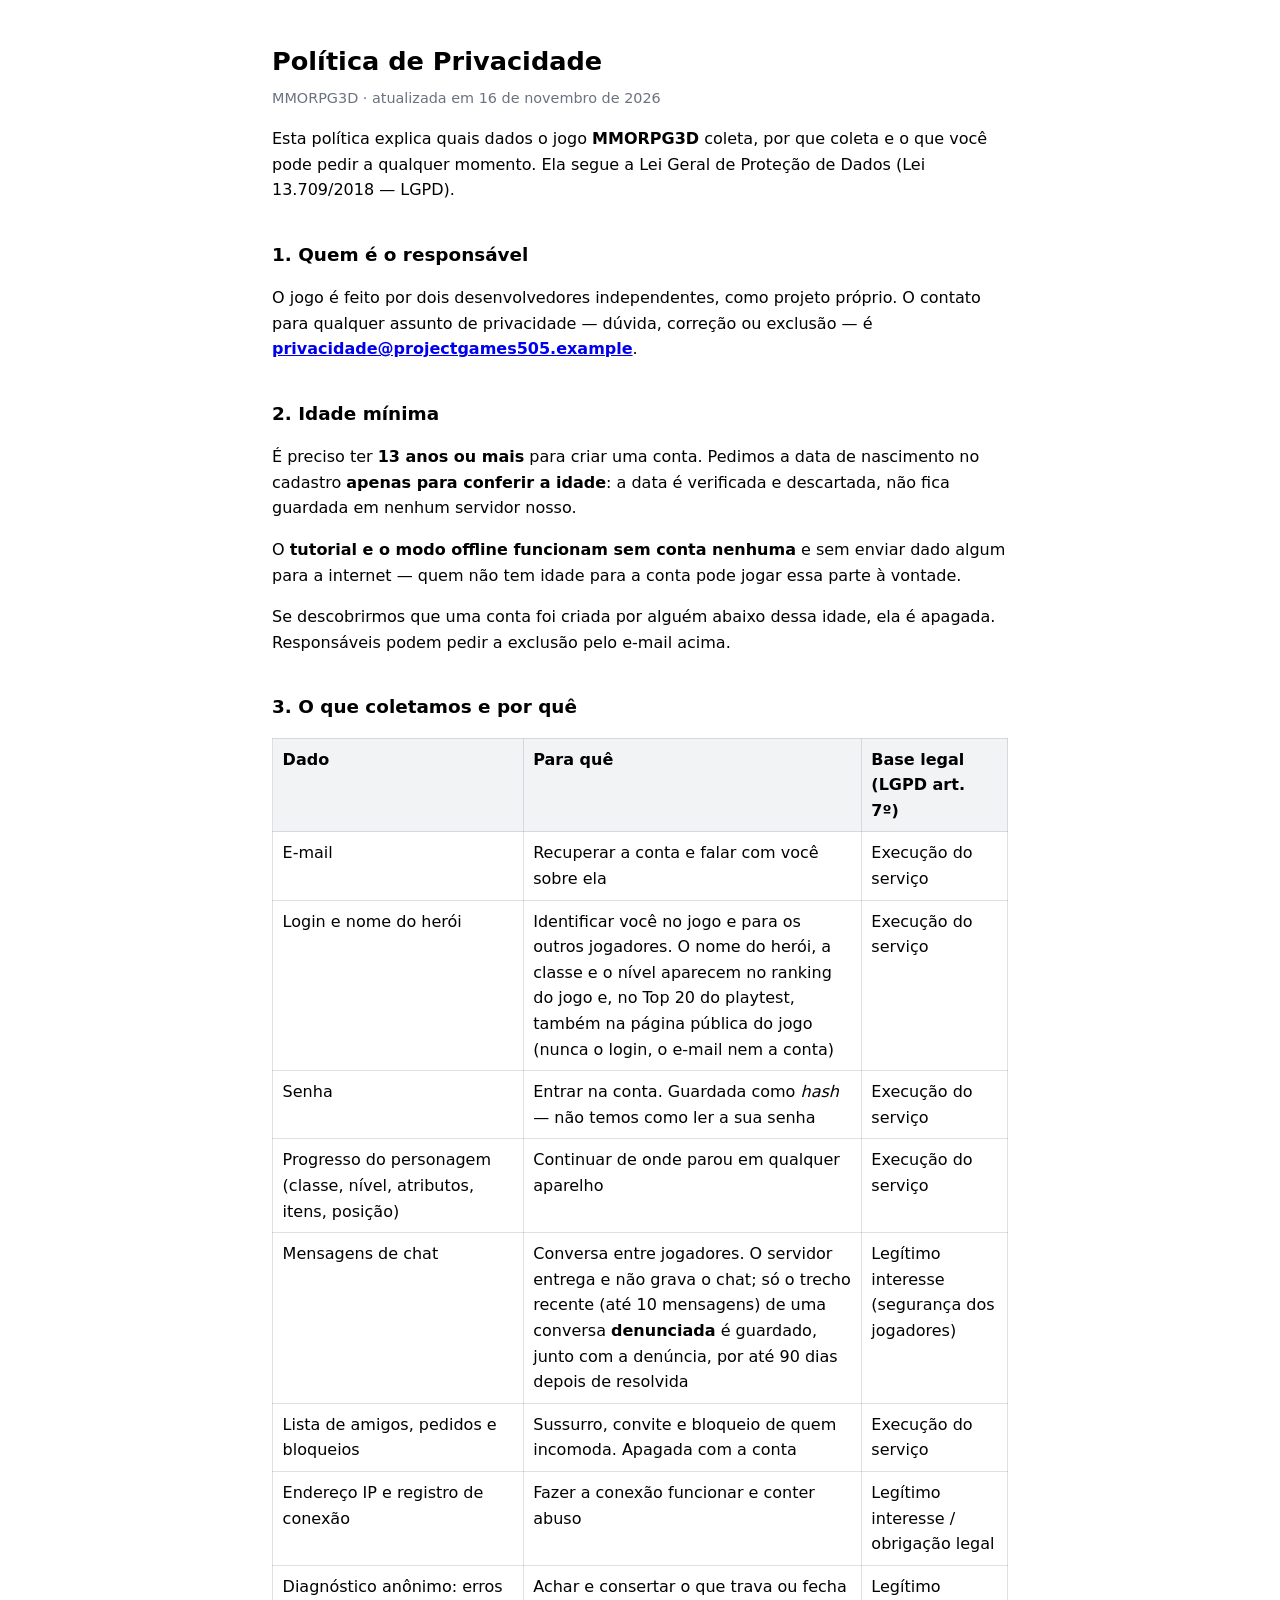
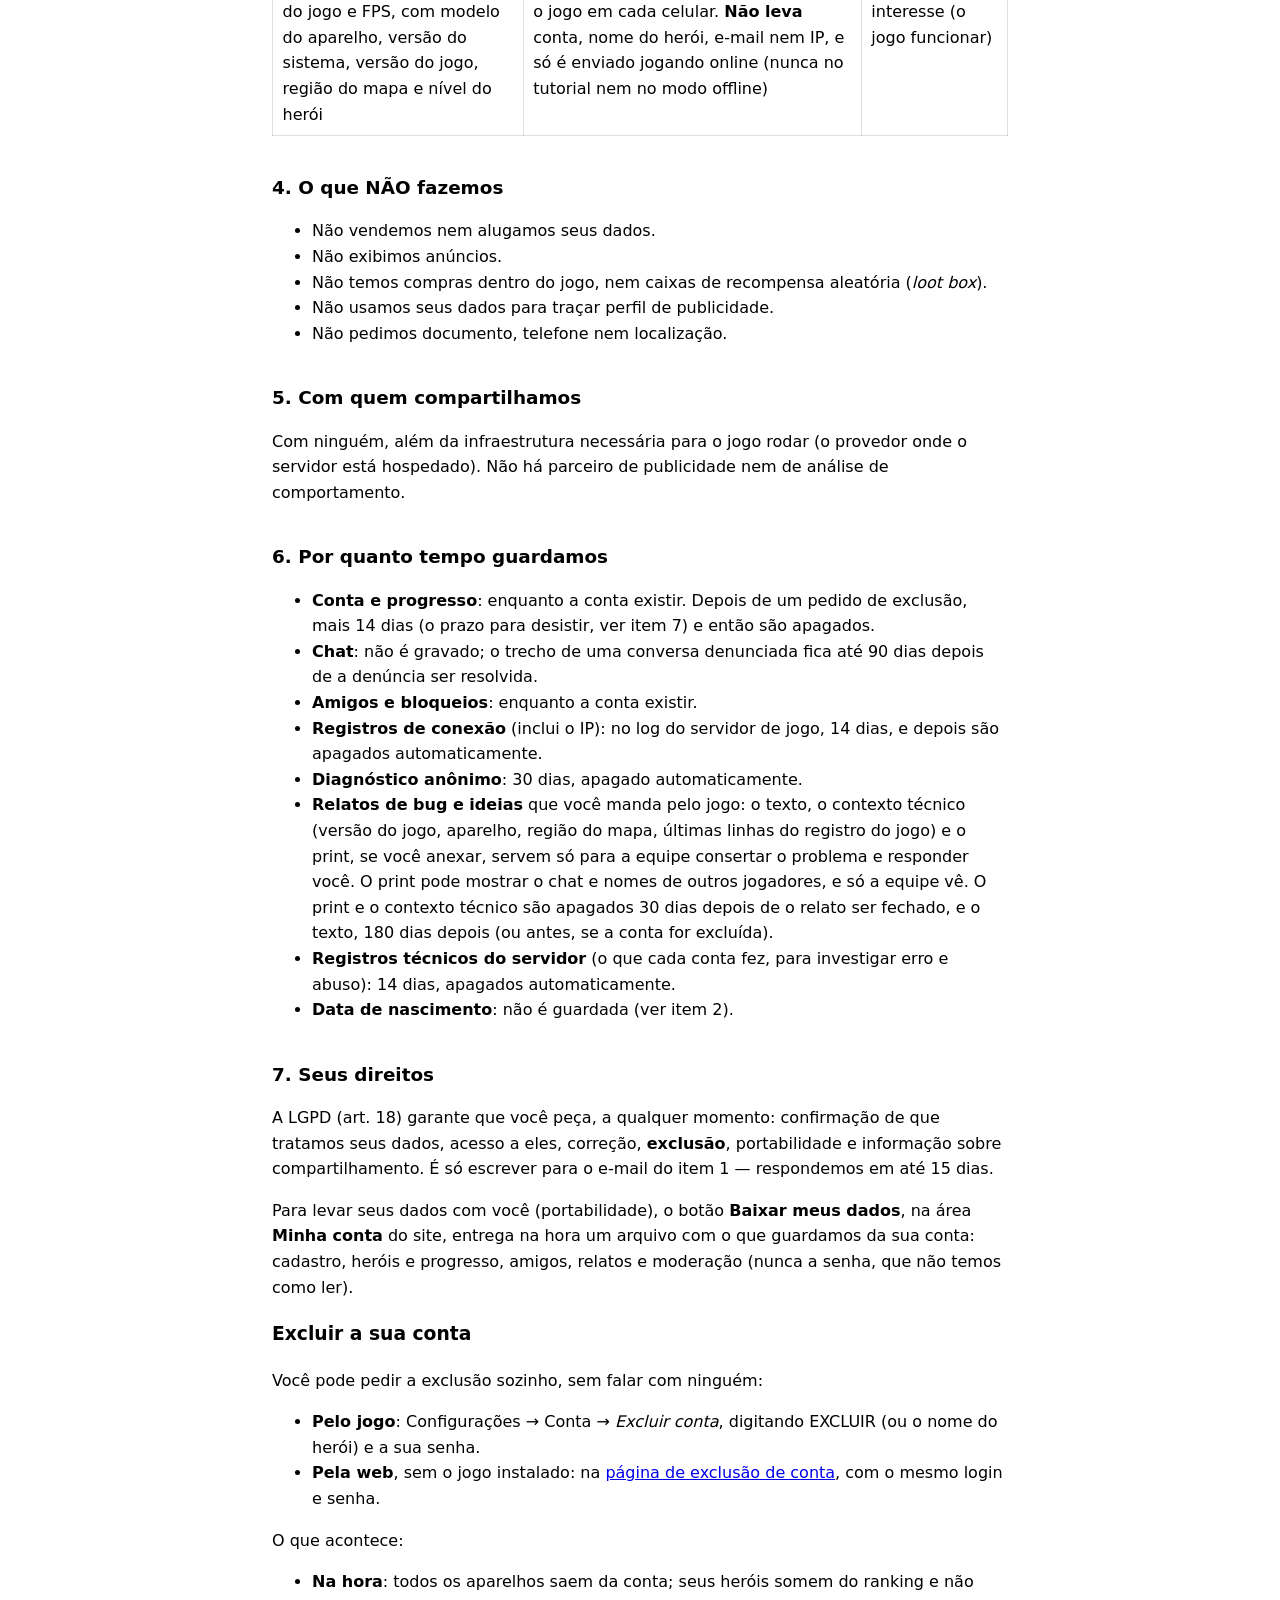
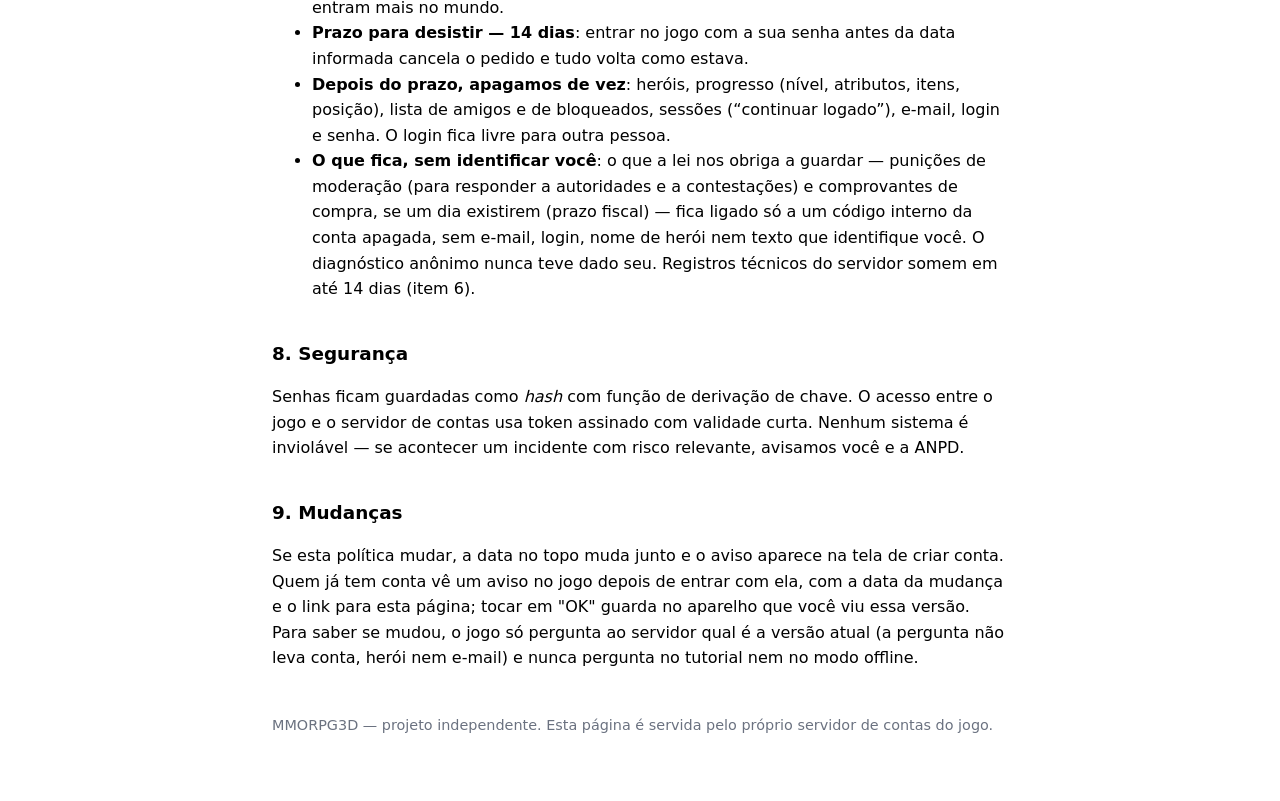
<file: privacidade.html>
<!doctype html>
<html lang="pt-BR">
<head>
<meta charset="utf-8">
<meta name="viewport" content="width=device-width, initial-scale=1">
<title>Política de Privacidade — MMORPG3D</title>
<style>
  :root { color-scheme: light dark; }
  body { margin: 0 auto; padding: 24px 16px 64px; max-width: 46rem;
         font: 16px/1.6 system-ui, -apple-system, "Segoe UI", Roboto, sans-serif; }
  h1 { font-size: 1.6rem; margin-bottom: .2em; }
  h2 { font-size: 1.15rem; margin-top: 2em; }
  .atualizado { color: #6b7280; font-size: .9rem; margin-top: 0; }
  table { border-collapse: collapse; width: 100%; margin: 1em 0; }
  th, td { border: 1px solid #9ca3af55; padding: .5em .6em; text-align: left; vertical-align: top; }
  th { background: #9ca3af22; }
  code { background: #9ca3af22; padding: .1em .3em; border-radius: 3px; }
  footer { margin-top: 3em; font-size: .9rem; color: #6b7280; }
</style>
</head>
<body>

<h1>Política de Privacidade</h1>
<p class="atualizado">MMORPG3D · atualizada em 16 de novembro de 2026</p>

<p>Esta política explica quais dados o jogo <strong>MMORPG3D</strong> coleta, por que coleta e o
que você pode pedir a qualquer momento. Ela segue a Lei Geral de Proteção de Dados
(Lei 13.709/2018 — LGPD).</p>

<h2>1. Quem é o responsável</h2>
<p>O jogo é feito por dois desenvolvedores independentes, como projeto próprio. O contato para
qualquer assunto de privacidade — dúvida, correção ou exclusão — é
<strong><a href="mailto:privacidade@projectgames505.example">privacidade@projectgames505.example</a></strong>.</p>

<h2>2. Idade mínima</h2>
<p>É preciso ter <strong>13 anos ou mais</strong> para criar uma conta. Pedimos a data de
nascimento no cadastro <strong>apenas para conferir a idade</strong>: a data é verificada e
descartada, não fica guardada em nenhum servidor nosso.</p>
<p>O <strong>tutorial e o modo offline funcionam sem conta nenhuma</strong> e sem enviar dado
algum para a internet — quem não tem idade para a conta pode jogar essa parte à vontade.</p>
<p>Se descobrirmos que uma conta foi criada por alguém abaixo dessa idade, ela é apagada.
Responsáveis podem pedir a exclusão pelo e-mail acima.</p>

<h2>3. O que coletamos e por quê</h2>
<table>
  <tr><th>Dado</th><th>Para quê</th><th>Base legal (LGPD art. 7º)</th></tr>
  <tr><td>E-mail</td><td>Recuperar a conta e falar com você sobre ela</td><td>Execução do serviço</td></tr>
  <tr><td>Login e nome do herói</td><td>Identificar você no jogo e para os outros jogadores. O nome do herói, a classe e o nível aparecem no ranking do jogo e, no Top 20 do playtest, também na página pública do jogo (nunca o login, o e-mail nem a conta)</td><td>Execução do serviço</td></tr>
  <tr><td>Senha</td><td>Entrar na conta. Guardada como <em>hash</em> — não temos como ler a sua senha</td><td>Execução do serviço</td></tr>
  <tr><td>Progresso do personagem (classe, nível, atributos, itens, posição)</td><td>Continuar de onde parou em qualquer aparelho</td><td>Execução do serviço</td></tr>
  <tr><td>Mensagens de chat</td><td>Conversa entre jogadores. O servidor entrega e não grava o chat; só o trecho recente (até 10 mensagens) de uma conversa <strong>denunciada</strong> é guardado, junto com a denúncia, por até 90 dias depois de resolvida</td><td>Legítimo interesse (segurança dos jogadores)</td></tr>
  <tr><td>Lista de amigos, pedidos e bloqueios</td><td>Sussurro, convite e bloqueio de quem incomoda. Apagada com a conta</td><td>Execução do serviço</td></tr>
  <tr><td>Endereço IP e registro de conexão</td><td>Fazer a conexão funcionar e conter abuso</td><td>Legítimo interesse / obrigação legal</td></tr>
  <tr><td>Diagnóstico anônimo: erros do jogo e FPS, com modelo do aparelho, versão do sistema, versão do jogo, região do mapa e nível do herói</td><td>Achar e consertar o que trava ou fecha o jogo em cada celular. <strong>Não leva</strong> conta, nome do herói, e-mail nem IP, e só é enviado jogando online (nunca no tutorial nem no modo offline)</td><td>Legítimo interesse (o jogo funcionar)</td></tr>
</table>

<h2>4. O que NÃO fazemos</h2>
<ul>
  <li>Não vendemos nem alugamos seus dados.</li>
  <li>Não exibimos anúncios.</li>
  <li>Não temos compras dentro do jogo, nem caixas de recompensa aleatória (<em>loot box</em>).</li>
  <li>Não usamos seus dados para traçar perfil de publicidade.</li>
  <li>Não pedimos documento, telefone nem localização.</li>
</ul>

<h2>5. Com quem compartilhamos</h2>
<p>Com ninguém, além da infraestrutura necessária para o jogo rodar (o provedor onde o servidor
está hospedado). Não há parceiro de publicidade nem de análise de comportamento.</p>

<h2>6. Por quanto tempo guardamos</h2>
<ul>
  <li><strong>Conta e progresso</strong>: enquanto a conta existir. Depois de um pedido de exclusão, mais 14 dias
  (o prazo para desistir, ver item 7) e então são apagados.</li>
  <li><strong>Chat</strong>: não é gravado; o trecho de uma conversa denunciada fica até 90 dias depois de a denúncia ser resolvida.</li>
  <li><strong>Amigos e bloqueios</strong>: enquanto a conta existir.</li>
  <li><strong>Registros de conexão</strong> (inclui o IP): no log do servidor de jogo, 14 dias, e depois são apagados automaticamente.</li>
  <li><strong>Diagnóstico anônimo</strong>: 30 dias, apagado automaticamente.</li>
  <li><strong>Relatos de bug e ideias</strong> que você manda pelo jogo: o texto, o contexto técnico (versão do jogo, aparelho,
  região do mapa, últimas linhas do registro do jogo) e o print, se você anexar, servem só para a equipe consertar o problema
  e responder você. O print pode mostrar o chat e nomes de outros jogadores, e só a equipe vê. O print e o contexto técnico
  são apagados 30 dias depois de o relato ser fechado, e o texto, 180 dias depois (ou antes, se a conta for excluída).</li>
  <li><strong>Registros técnicos do servidor</strong> (o que cada conta fez, para investigar erro e abuso): 14 dias, apagados automaticamente.</li>
  <li><strong>Data de nascimento</strong>: não é guardada (ver item 2).</li>
</ul>

<h2>7. Seus direitos</h2>
<p>A LGPD (art. 18) garante que você peça, a qualquer momento: confirmação de que tratamos seus
dados, acesso a eles, correção, <strong>exclusão</strong>, portabilidade e informação sobre
compartilhamento. É só escrever para o e-mail do item 1 — respondemos em até 15 dias.</p>
<p>Para levar seus dados com você (portabilidade), o botão <strong>Baixar meus dados</strong>, na área
<strong>Minha conta</strong> do site, entrega na hora um arquivo com o que guardamos da sua conta: cadastro, heróis e
progresso, amigos, relatos e moderação (nunca a senha, que não temos como ler).</p>

<h3>Excluir a sua conta</h3>
<p>Você pode pedir a exclusão sozinho, sem falar com ninguém:</p>
<ul>
  <li><strong>Pelo jogo</strong>: Configurações → Conta → <em>Excluir conta</em>, digitando EXCLUIR (ou o nome do herói) e a sua senha.</li>
  <li><strong>Pela web</strong>, sem o jogo instalado: na <a href="/excluir-conta.html">página de exclusão de conta</a>, com o mesmo login e senha.</li>
</ul>
<p>O que acontece:</p>
<ul>
  <li><strong>Na hora</strong>: todos os aparelhos saem da conta; seus heróis somem do ranking e não entram mais no mundo.</li>
  <li><strong>Prazo para desistir — 14 dias</strong>: entrar no jogo com a sua senha antes da data informada cancela o pedido e tudo volta como estava.</li>
  <li><strong>Depois do prazo, apagamos de vez</strong>: heróis, progresso (nível, atributos, itens, posição), lista de amigos e de
  bloqueados, sessões (“continuar logado”), e-mail, login e senha. O login fica livre para outra pessoa.</li>
  <li><strong>O que fica, sem identificar você</strong>: o que a lei nos obriga a guardar — punições de moderação (para responder
  a autoridades e a contestações) e comprovantes de compra, se um dia existirem (prazo fiscal) —
  fica ligado só a um código interno da conta apagada, sem e-mail, login, nome de herói nem texto que identifique você.
  O diagnóstico anônimo nunca teve dado seu. Registros técnicos do servidor somem em até 14 dias (item 6).</li>
</ul>

<h2>8. Segurança</h2>
<p>Senhas ficam guardadas como <em>hash</em> com função de derivação de chave. O acesso entre o
jogo e o servidor de contas usa token assinado com validade curta. Nenhum sistema é
inviolável — se acontecer um incidente com risco relevante, avisamos você e a ANPD.</p>

<h2>9. Mudanças</h2>
<p>Se esta política mudar, a data no topo muda junto e o aviso aparece na tela de criar conta. Quem já tem conta vê um aviso no jogo depois de entrar com ela, com a data da mudança e o link para esta página; tocar em "OK" guarda no aparelho que você viu essa versão. Para saber se mudou, o jogo só pergunta ao servidor qual é a versão atual (a pergunta não leva conta, herói nem e-mail) e nunca pergunta no tutorial nem no modo offline.</p>

<footer>MMORPG3D — projeto independente. Esta página é servida pelo próprio servidor de contas do jogo.</footer>
</body>
</html>
</file>
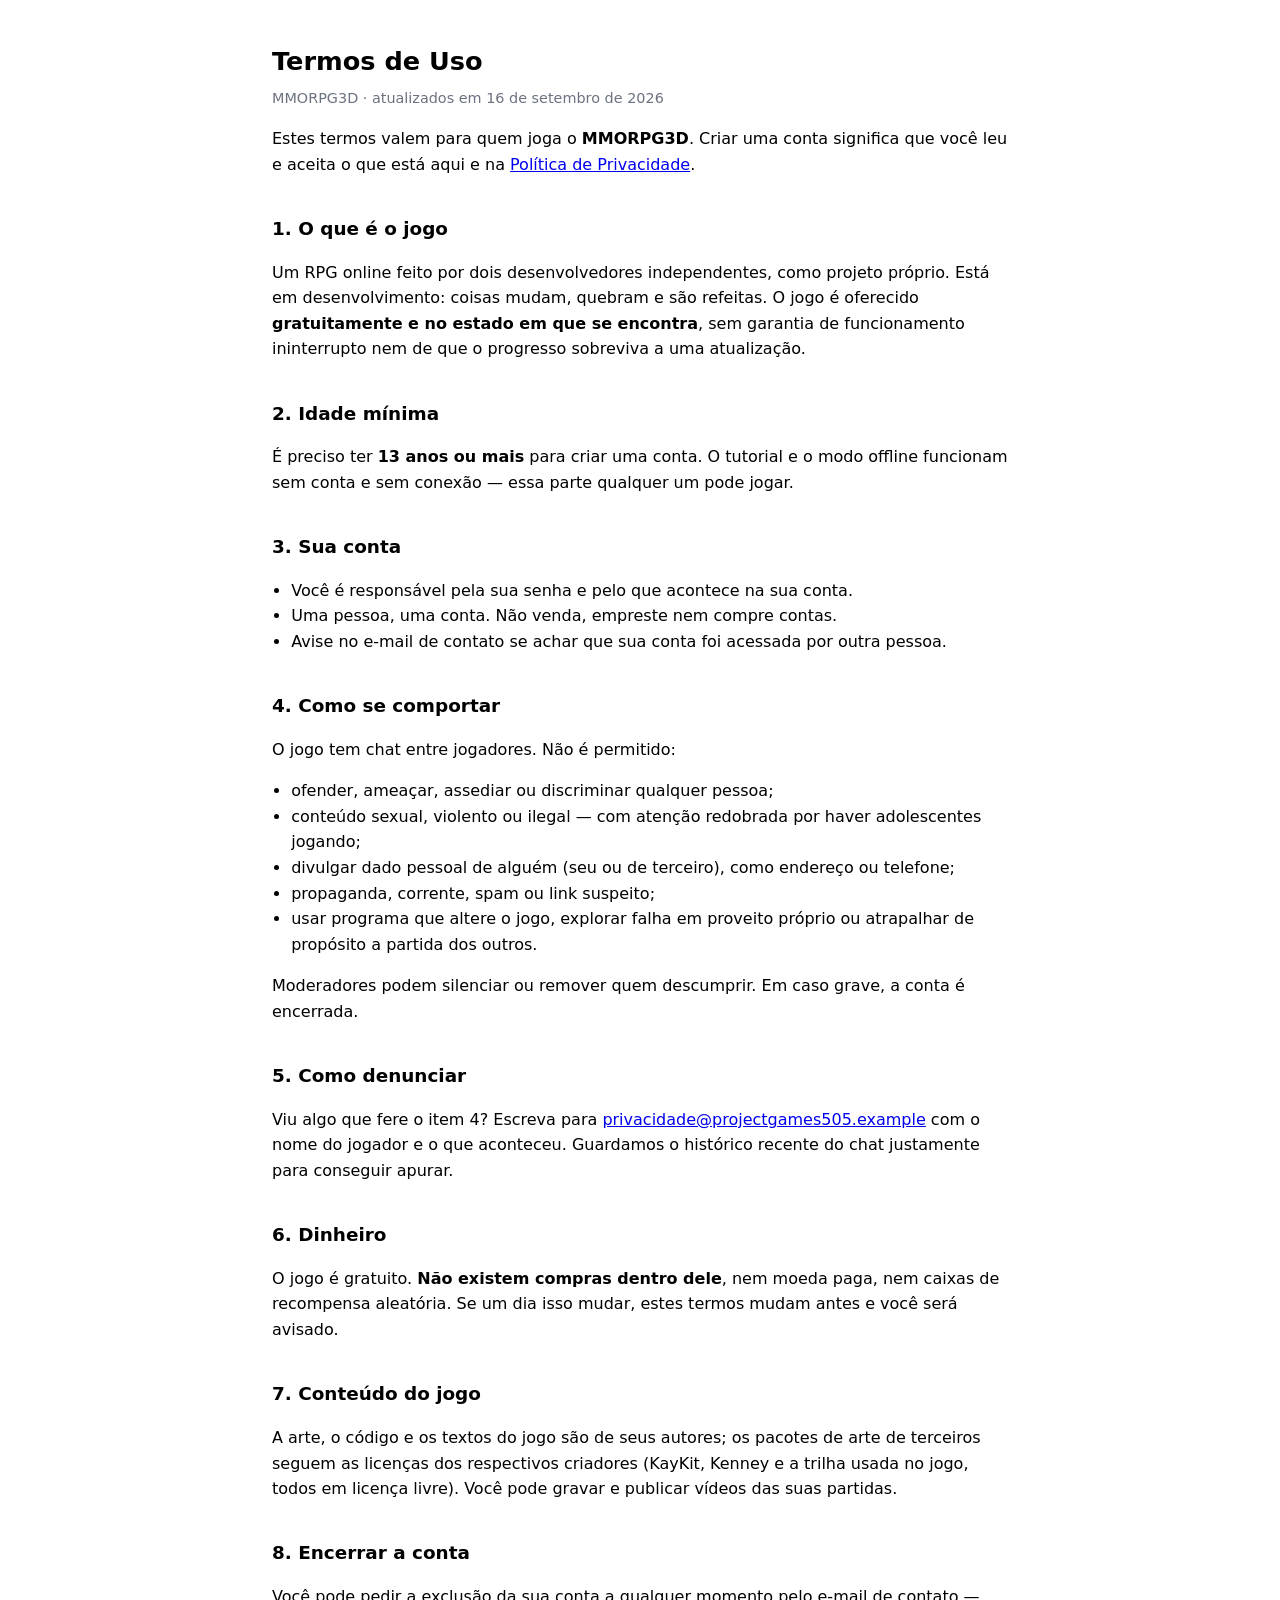
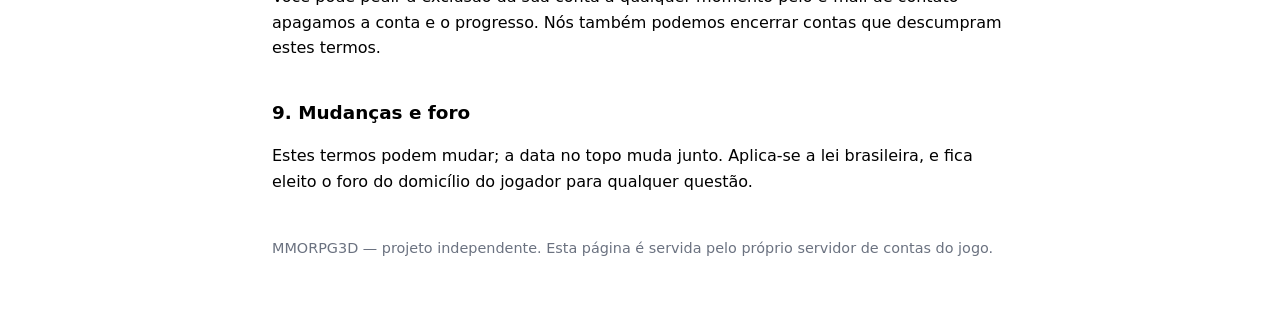
<file: termos.html>
<!doctype html>
<html lang="pt-BR">
<head>
<meta charset="utf-8">
<meta name="viewport" content="width=device-width, initial-scale=1">
<title>Termos de Uso — MMORPG3D</title>
<style>
  :root { color-scheme: light dark; }
  body { margin: 0 auto; padding: 24px 16px 64px; max-width: 46rem;
         font: 16px/1.6 system-ui, -apple-system, "Segoe UI", Roboto, sans-serif; }
  h1 { font-size: 1.6rem; margin-bottom: .2em; }
  h2 { font-size: 1.15rem; margin-top: 2em; }
  .atualizado { color: #6b7280; font-size: .9rem; margin-top: 0; }
  footer { margin-top: 3em; font-size: .9rem; color: #6b7280; }
  ul { padding-left: 1.2em; }
</style>
</head>
<body>

<h1>Termos de Uso</h1>
<p class="atualizado">MMORPG3D · atualizados em 16 de setembro de 2026</p>

<p>Estes termos valem para quem joga o <strong>MMORPG3D</strong>. Criar uma conta significa que
você leu e aceita o que está aqui e na
<a href="privacidade.html">Política de Privacidade</a>.</p>

<h2>1. O que é o jogo</h2>
<p>Um RPG online feito por dois desenvolvedores independentes, como projeto próprio. Está em
desenvolvimento: coisas mudam, quebram e são refeitas. O jogo é oferecido
<strong>gratuitamente e no estado em que se encontra</strong>, sem garantia de funcionamento
ininterrupto nem de que o progresso sobreviva a uma atualização.</p>

<h2>2. Idade mínima</h2>
<p>É preciso ter <strong>13 anos ou mais</strong> para criar uma conta. O tutorial e o modo
offline funcionam sem conta e sem conexão — essa parte qualquer um pode jogar.</p>

<h2>3. Sua conta</h2>
<ul>
  <li>Você é responsável pela sua senha e pelo que acontece na sua conta.</li>
  <li>Uma pessoa, uma conta. Não venda, empreste nem compre contas.</li>
  <li>Avise no e-mail de contato se achar que sua conta foi acessada por outra pessoa.</li>
</ul>

<h2>4. Como se comportar</h2>
<p>O jogo tem chat entre jogadores. Não é permitido:</p>
<ul>
  <li>ofender, ameaçar, assediar ou discriminar qualquer pessoa;</li>
  <li>conteúdo sexual, violento ou ilegal — com atenção redobrada por haver adolescentes jogando;</li>
  <li>divulgar dado pessoal de alguém (seu ou de terceiro), como endereço ou telefone;</li>
  <li>propaganda, corrente, spam ou link suspeito;</li>
  <li>usar programa que altere o jogo, explorar falha em proveito próprio ou atrapalhar de
      propósito a partida dos outros.</li>
</ul>
<p>Moderadores podem silenciar ou remover quem descumprir. Em caso grave, a conta é encerrada.</p>

<h2>5. Como denunciar</h2>
<p>Viu algo que fere o item 4? Escreva para
<a href="mailto:privacidade@projectgames505.example">privacidade@projectgames505.example</a>
com o nome do jogador e o que aconteceu. Guardamos o histórico recente do chat justamente para
conseguir apurar.</p>

<h2>6. Dinheiro</h2>
<p>O jogo é gratuito. <strong>Não existem compras dentro dele</strong>, nem moeda paga, nem
caixas de recompensa aleatória. Se um dia isso mudar, estes termos mudam antes e você será
avisado.</p>

<h2>7. Conteúdo do jogo</h2>
<p>A arte, o código e os textos do jogo são de seus autores; os pacotes de arte de terceiros
seguem as licenças dos respectivos criadores (KayKit, Kenney e a trilha usada no jogo, todos em
licença livre). Você pode gravar e publicar vídeos das suas partidas.</p>

<h2>8. Encerrar a conta</h2>
<p>Você pode pedir a exclusão da sua conta a qualquer momento pelo e-mail de contato — apagamos
a conta e o progresso. Nós também podemos encerrar contas que descumpram estes termos.</p>

<h2>9. Mudanças e foro</h2>
<p>Estes termos podem mudar; a data no topo muda junto. Aplica-se a lei brasileira, e fica
eleito o foro do domicílio do jogador para qualquer questão.</p>

<footer>MMORPG3D — projeto independente. Esta página é servida pelo próprio servidor de contas do jogo.</footer>
</body>
</html>
</file>
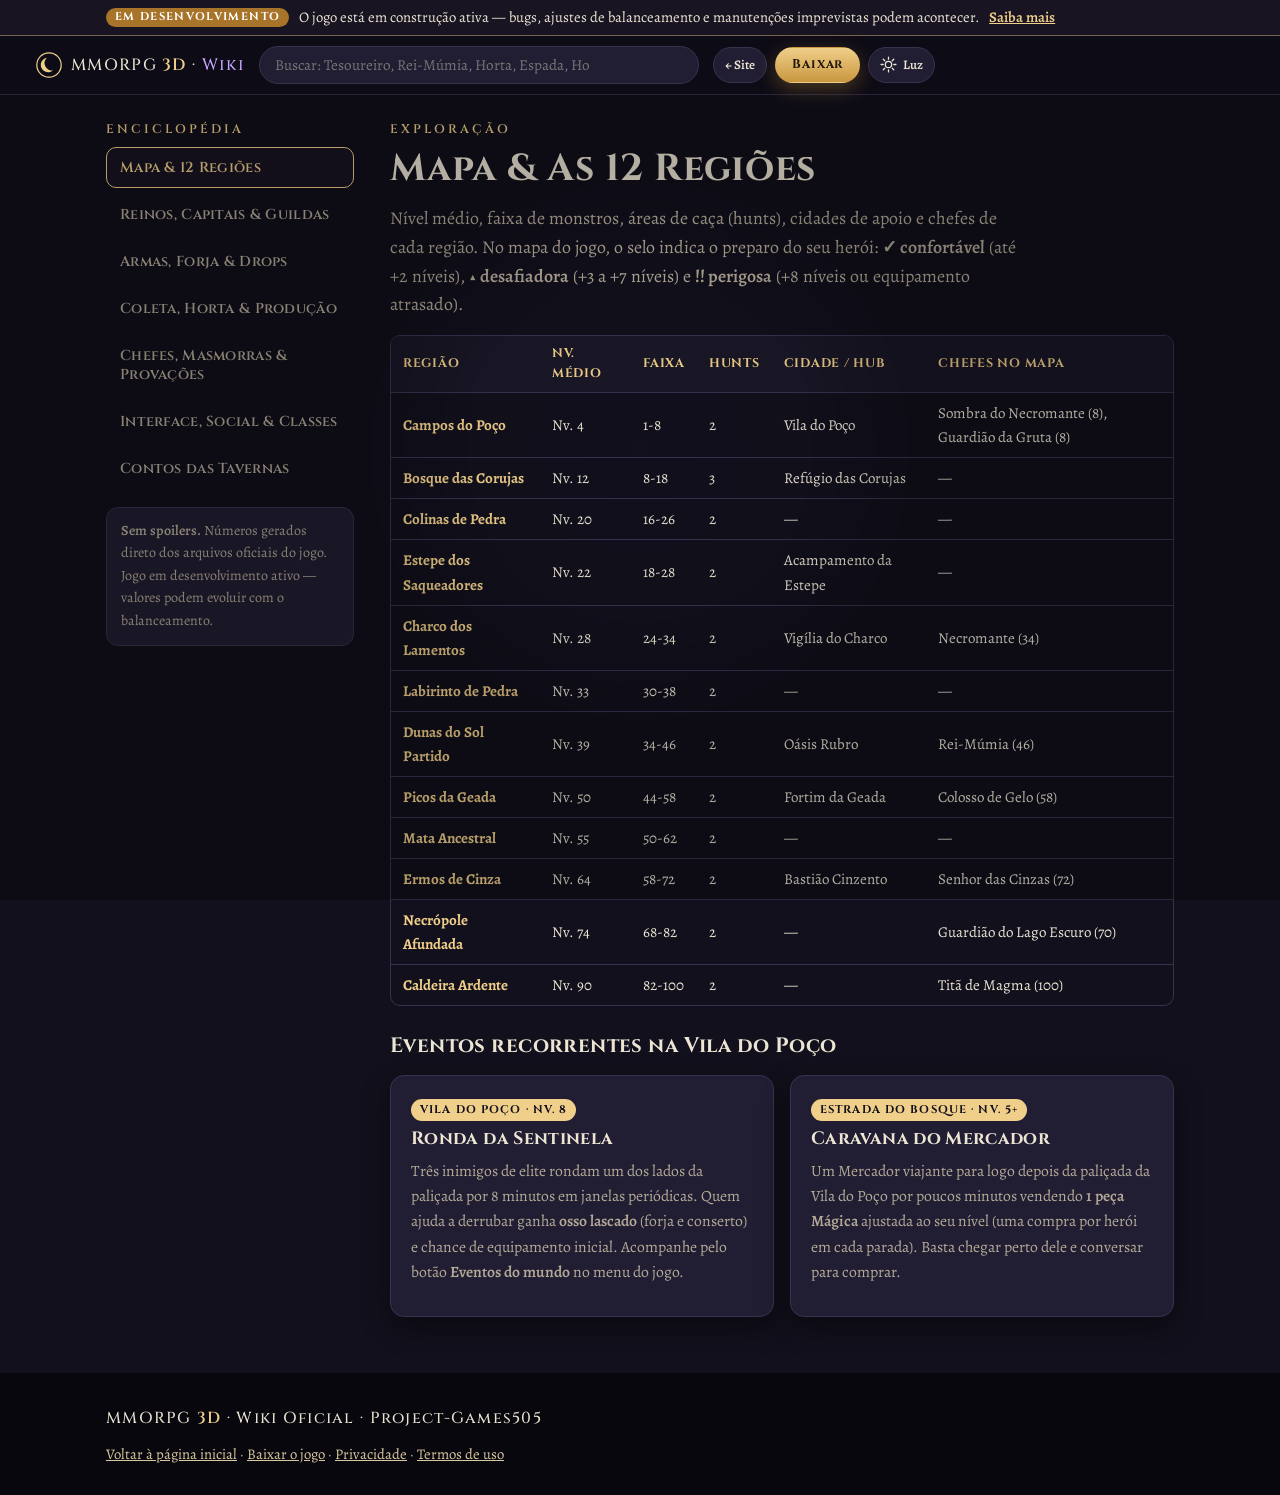
<file: wiki.html>
<!doctype html>
<html lang="pt-BR" data-modo="sombra">
<head>
<meta charset="utf-8">
<meta name="viewport" content="width=device-width, initial-scale=1">
<title>Wiki — MMORPG 3D</title>
<meta name="description" content="Wiki oficial do MMORPG 3D: 12 regiões com níveis e chefes, capitais de Aurora e Nocturna, reputação, guildas, armas, forja, coleta, horta e guias práticos.">
<meta name="theme-color" content="#14121c">
<link rel="icon" href="favicon.svg" type="image/svg+xml">
<link rel="preconnect" href="https://fonts.googleapis.com">
<link rel="preconnect" href="https://fonts.gstatic.com" crossorigin>
<link href="https://fonts.googleapis.com/css2?family=Cinzel:wght@500;700&family=Alegreya:ital,wght@0,400;0,600;1,400&display=swap" rel="stylesheet">
<link rel="stylesheet" href="css/style.css?v=20261123a">
<script>
  (function () {
    try {
      var t = localStorage.getItem('tema');
      if (t === 'luz' || t === 'sombra') document.documentElement.dataset.modo = t;
    } catch (e) {}
  })();
</script>
</head>
<body class="wiki-page">
<a class="pular" href="#wiki-conteudo">Pular para o conteúdo</a>
<div class="lanterna-global" aria-hidden="true"></div>

<div class="topo-wrap">
  <div class="aviso-dev" id="aviso-dev" role="region" aria-label="Aviso de desenvolvimento">
    <div class="caixa aviso-dev-in">
      <p>
        <span class="dev-selo">Em desenvolvimento</span>
        <span>O jogo está em construção ativa — bugs, ajustes de balanceamento e manutenções imprevistas podem acontecer.</span>
        <a href="index.html#aviso-dev-dl">Saiba mais</a>
      </p>
    </div>
  </div>
  <header class="topo">
    <a class="marca" href="index.html" aria-label="Voltar para o site">
      <svg class="marca-icone" viewBox="0 0 32 32" aria-hidden="true"><circle cx="16" cy="16" r="15" fill="none" stroke="currentColor" stroke-width="1.5"/><path d="M21 22.5A9 9 0 0 1 13.5 7a9 9 0 1 0 7.5 15.5z" fill="currentColor"/></svg>
      <span>MMORPG <b>3D</b> · <em class="wiki-marca-tag">Wiki</em></span>
    </a>

    <div class="wiki-busca-wrap">
      <input type="search" id="wiki-busca" class="wiki-busca" placeholder="Buscar: Tesoureiro, Rei-Múmia, Horta, Espada, Honrado…" aria-label="Buscar na Wiki" autocomplete="off">
      <span class="wiki-busca-conta" id="wiki-busca-conta" hidden></span>
    </div>

    <div class="controles">
      <a class="btn-icone wiki-voltar" href="index.html">← Site</a>
      <a class="btn btn-ouro btn-topo-dl" href="index.html#baixar">Baixar</a>
      <button class="btn-icone" id="btn-tema" type="button" aria-pressed="false" aria-label="Alternar Luz e Sombra">
        <svg class="ico-sol" viewBox="0 0 24 24" aria-hidden="true"><circle cx="12" cy="12" r="4.5"/><path d="M12 1.5v3M12 19.5v3M1.5 12h3M19.5 12h3M4.6 4.6l2.1 2.1M17.3 17.3l2.1 2.1M4.6 19.4l2.1-2.1M17.3 6.7l2.1-2.1"/></svg>
        <svg class="ico-lua" viewBox="0 0 24 24" aria-hidden="true"><path d="M20 14.5A8.5 8.5 0 0 1 9.5 4a8.5 8.5 0 1 0 10.5 10.5z"/></svg>
        <span class="btn-tema-txt">Sombra</span>
      </button>
    </div>
  </header>
</div>

<div class="caixa wiki-layout" id="wiki-conteudo">
  <aside class="wiki-sidebar" aria-label="Categorias da Wiki">
    <p class="capitulo-num">Enciclopédia</p>
    <nav class="wiki-nav" id="wiki-nav" role="tablist" aria-orientation="vertical">
      <button type="button" role="tab" aria-selected="true" data-sec="regioes">Mapa &amp; 12 Regiões</button>
      <button type="button" role="tab" aria-selected="false" tabindex="-1" data-sec="reinos">Reinos, Capitais &amp; Guildas</button>
      <button type="button" role="tab" aria-selected="false" tabindex="-1" data-sec="armas">Armas, Forja &amp; Drops</button>
      <button type="button" role="tab" aria-selected="false" tabindex="-1" data-sec="oficios">Coleta, Horta &amp; Produção</button>
      <button type="button" role="tab" aria-selected="false" tabindex="-1" data-sec="chefes">Chefes, Masmorras &amp; Provações</button>
      <button type="button" role="tab" aria-selected="false" tabindex="-1" data-sec="interface">Interface, Social &amp; Classes</button>
      <button type="button" role="tab" aria-selected="false" tabindex="-1" data-sec="lore">Contos das Tavernas</button>
    </nav>
    <div class="wiki-nota-lado">
      <p><strong>Sem spoilers.</strong> Números gerados direto dos arquivos oficiais do jogo. Jogo em desenvolvimento ativo — valores podem evoluir com o balanceamento.</p>
    </div>
  </aside>

  <main class="wiki-main">
    <!-- Resultados da busca instantânea -->
    <section class="wiki-sec" id="wiki-resultados" hidden aria-live="polite"></section>

    <!-- 1. MAPA & 12 REGIÕES -->
    <section class="wiki-sec" id="sec-regioes" data-sec="regioes">
      <p class="capitulo-num">Exploração</p>
      <h1>Mapa &amp; As 12 Regiões</h1>
      <p class="lead">Nível médio, faixa de monstros, áreas de caça (hunts), cidades de apoio e chefes de cada região. No mapa do jogo, o selo indica o preparo do seu herói: <b>✓ confortável</b> (até +2 níveis), <b>▲ desafiadora</b> (+3 a +7 níveis) e <b>!! perigosa</b> (+8 níveis ou equipamento atrasado).</p>

      <div class="gm-tabela-wrap">
        <table class="gm-tabela">
          <thead>
            <tr>
              <th>Região</th>
              <th>Nv. médio</th>
              <th>Faixa</th>
              <th>Hunts</th>
              <th>Cidade / Hub</th>
              <th>Chefes no mapa</th>
            </tr>
          </thead>
          <tbody id="wk-regioes"></tbody>
        </table>
      </div>

      <h2 class="wiki-h2">Eventos recorrentes na Vila do Poço</h2>
      <div class="wiki-cards-2">
        <article class="wiki-card">
          <span class="vt-selo">Vila do Poço · Nv. 8</span>
          <h3>Ronda da Sentinela</h3>
          <p>Três inimigos de elite rondam um dos lados da paliçada por 8 minutos em janelas periódicas. Quem ajuda a derrubar ganha <b>osso lascado</b> (forja e conserto) e chance de equipamento inicial. Acompanhe pelo botão <b>Eventos do mundo</b> no menu do jogo.</p>
        </article>
        <article class="wiki-card">
          <span class="vt-selo">Estrada do Bosque · Nv. 5+</span>
          <h3>Caravana do Mercador</h3>
          <p>Um Mercador viajante para logo depois da paliçada da Vila do Poço por poucos minutos vendendo <b>1 peça Mágica</b> ajustada ao seu nível (uma compra por herói em cada parada). Basta chegar perto dele e conversar para comprar.</p>
        </article>
      </div>
    </section>

    <!-- 2. REINOS, CAPITAIS & GUILDAS -->
    <section class="wiki-sec" id="sec-reinos" data-sec="reinos" hidden>
      <p class="capitulo-num">Nível 20+</p>
      <h1>Reinos, Capitais, Reputação &amp; Guildas</h1>
      <p class="lead">Onde jurar lealdade, quais NPCs vivem na Cidade Baixa, como ganhar reputação/honra nos contratos diários e o que cada portão libera.</p>

      <div class="wiki-destaque">
        <h3>1. Como entrar na Capital (Juramento — Nível 20)</h3>
        <p>No nível 20, vá ao <b>Acampamento da Estepe</b> (ao lado do Teleportador) e fale com <b>Sir Corwin</b> (Coroa de Aurora, capa azul) ou <b>Vesna</b> (Nocturna, capa roxa). Nada é jurado sem confirmação. A escolha vale por herói e só pode ser trocada <b>uma única vez</b> — trocar zera toda a reputação.</p>
      </div>

      <div class="wiki-cards-2">
        <article class="wiki-card">
          <h3>Capital de Aurora — NPCs e serviços</h3>
          <ul class="wiki-lista">
            <li><b>Sacerdote</b> (Cidade Baixa): bênçãos para o herói.</li>
            <li><b>Mestre de Armas</b> (Cidade Baixa): refazer pontos de atributos.</li>
            <li><b>Tesoureiro</b> (Cidade Baixa): <b>doar materiais ao esforço de guerra → ganha reputação</b>.</li>
            <li><b>Intendente</b> (Cidade Baixa): comprar sua <b>casa na capital</b> (pede patente Honrado).</li>
            <li><b>Marechal da Coroa</b> (Pátio): <b>contratos diários</b> (derrotar inimigos do seu nível em qualquer lugar → paga reputação e XP).</li>
            <li><b>Rei Aldric e Rainha Solenne</b> (Salão do Trono · Exaltado): audiência final e título do reino.</li>
          </ul>
          <h4>Portões de Aurora</h4>
          <div class="gm-tabela-wrap"><table class="gm-tabela"><thead><tr><th>Patente</th><th>O que libera</th></tr></thead><tbody id="wk-portoes-aurora"></tbody></table></div>
        </article>

        <article class="wiki-card">
          <h3>Capital de Nocturna — NPCs e serviços</h3>
          <ul class="wiki-lista">
            <li><b>Guardiã das Chaves</b> (Cidade Baixa): bênçãos para o herói.</li>
            <li><b>Mestre de Armas</b> (Cidade Baixa): refazer pontos de atributos.</li>
            <li><b>Tesoureiro</b> (Cidade Baixa): <b>doar materiais ao esforço de guerra → ganha reputação</b>.</li>
            <li><b>Intendente</b> (Cidade Baixa): comprar sua <b>casa na cidade subterrânea</b> (pede patente Honrado).</li>
            <li><b>Mestre dos Sussurros</b> (Pátio): <b>contratos diários</b> (derrotar inimigos do seu nível em qualquer lugar → paga reputação e XP).</li>
            <li><b>Senhora Morgaine e Regente Velado</b> (Salão do Trono · Exaltado): trono lunar e título do reino.</li>
          </ul>
          <h4>Portões de Nocturna</h4>
          <div class="gm-tabela-wrap"><table class="gm-tabela"><thead><tr><th>Patente</th><th>O que libera</th></tr></thead><tbody id="wk-portoes-nocturna"></tbody></table></div>
        </article>
      </div>

      <h2 class="wiki-h2">As Três Guildas (abertas a qualquer reino · Nv. 20+)</h2>
      <p>Os três mestres ficam no <b>Acampamento da Estepe</b>, ao redor do Teleportador. A cadeia de missões só começa depois de conversar com o mestre.</p>
      <div class="gm-tabela-wrap">
        <table class="gm-tabela">
          <thead><tr><th>Guilda</th><th>Mestre</th><th>Título final</th></tr></thead>
          <tbody id="wk-guildas"></tbody>
        </table>
      </div>
    </section>

    <!-- 3. ARMAS, FORJA & DROPS -->
    <section class="wiki-sec" id="sec-armas" data-sec="armas" hidden>
      <p class="capitulo-num">Equipamentos</p>
      <h1>Armas, Forja na Bancada &amp; Drops</h1>
      <p class="lead">Tiers por faixa de nível: <b>T1 (1–25)</b>, <b>T2 (26–50)</b>, <b>T3 (51–75)</b> e <b>T4 (76–100)</b>. Na bancada saem itens <b>Comum</b> e <b>Mágico</b>; raridades <b>Raro, Épico e Lendário</b> caem apenas de monstros, chefes, baús, expedições e eventos.</p>

      <div class="gm-tabela-wrap">
        <table class="gm-tabela">
          <thead>
            <tr>
              <th>Arma</th>
              <th>Recurso</th>
              <th>Loja T1 (+10% imp.)</th>
              <th>Ossos / forja</th>
              <th>Taxa T1</th>
              <th>Taxa T2</th>
              <th>Taxa T3</th>
              <th>Taxa T4</th>
            </tr>
          </thead>
          <tbody id="wk-armas"></tbody>
        </table>
      </div>
      <p class="wiki-nota">Ossos por tier: <b>Lascado (T1)</b>, <b>Íntegro (T2)</b>, <b>Rúnico (T3)</b> e <b>Antigo (T4)</b>. Do T2 em diante soma minério do tier abaixo. Subir a maestria da arma reduz a taxa de forja em até 80%.</p>

      <div class="wiki-cards-2">
        <article class="wiki-card">
          <h3>Chance base de drop &amp; Poções</h3>
          <ul class="wiki-lista">
            <li><b>Equipamentos por abate:</b> 2% em lacaios, 3% em guerreiros/arqueiros, 4% em conjuradores e <b>50% em chefes</b> (multiplicado pela raridade do inimigo).</li>
            <li><b>Poções de vida:</b> sem limite fixo na mochila, com <b>recarga de 5 segundos</b> entre goles (mesma duração da cura) e cota de compra no Mercador (10 em rajada + 1/min).</li>
          </ul>
        </article>
        <article class="wiki-card wiki-card-breve">
          <span class="vt-selo vt-selo-breve">Em desenvolvimento</span>
          <h3>O que vem por aí em armas</h3>
          <p>Armas de origem de chefe forjadas por Estilhaços/Núcleos (Guardião da Gruta, Rei-Múmia, Senhor das Cinzas e Eclipse Faminto), drops Únicos raros com efeito próprio e novos tipos (Maça, Varinha, Escudo, Égide e Orbe).</p>
        </article>
      </div>
    </section>

    <!-- 4. COLETA, HORTA & PRODUÇÃO -->
    <section class="wiki-sec" id="sec-oficios" data-sec="oficios" hidden>
      <p class="capitulo-num">Ofícios</p>
      <h1>Coleta, Horta da Vila &amp; Produção</h1>
      <p class="lead">Regras e tabelas oficiais verificadas direto contra o código do jogo.</p>

      <div class="wiki-cards-2">
        <article class="wiki-card">
          <h3>Nós de Coleta (Ervas &amp; Minérios)</h3>
          <p>Aproxime-se do arbusto ou pedra e segure o botão <b>Colher</b> (tecla <kbd>E</kbd> no PC) por <b>2 segundos</b>. O grupo a até <b>20 metros</b> também recebe o XP de Coleta. Limite folgado de 120 colheitas/hora.</p>
          <div class="gm-tabela-wrap"><table class="gm-tabela"><thead><tr><th>Tier</th><th>Materiais</th><th>Volta em</th><th>Coleta Nv.</th><th>XP</th></tr></thead><tbody id="wk-coleta"></tbody></table></div>
        </article>

        <article class="wiki-card">
          <h3>Horta da Vila (Hortelão)</h3>
          <p>Fica na <b>Vila do Poço</b>, atrás do Teleportador. Começa com <b>4 parcelas</b> e abre mais uma nos níveis de Coleta <b>5, 10, 25 e 50</b> (até 8). As plantas crescem mesmo com o jogo fechado.</p>
          <div class="gm-tabela-wrap"><table class="gm-tabela"><thead><tr><th>Tier</th><th>Semente</th><th>Cresce em</th><th>Colheita</th></tr></thead><tbody id="wk-horta"></tbody></table></div>
        </article>
      </div>

      <div class="wiki-cards-2">
        <article class="wiki-card">
          <h3>Caderno do Hortelão (ouro garantido)</h3>
          <p>Quatro páginas únicas por herói, pagas na hora em ouro ao cumprir cada marco:</p>
          <div class="gm-tabela-wrap"><table class="gm-tabela"><thead><tr><th>Página</th><th>Ouro</th></tr></thead><tbody id="wk-caderno"></tbody></table></div>
        </article>

        <article class="wiki-card">
          <h3>Produção nas Bancadas</h3>
          <p>Cada nível de Produção acima do 1 soma <b>+0,2 de qualidade</b> (até +10) nos itens forjados. O grau máximo da bancada segue 3 travas em ordem: <b>1) nível do herói</b> (25 níveis por grau), <b>2) teto da região</b> e <b>3) grau da cidade</b>.</p>
          <div class="gm-tabela-wrap"><table class="gm-tabela"><thead><tr><th>Ação na bancada</th><th>XP de Produção</th></tr></thead><tbody id="wk-prod-xp"></tbody></table></div>
        </article>
      </div>
    </section>

    <!-- 5. CHEFES, MASMORRAS & PROVAÇÕES -->
    <section class="wiki-sec" id="sec-chefes" data-sec="chefes" hidden>
      <p class="capitulo-num">Desafios PvE</p>
      <h1>Chefes, Masmorras &amp; Provações</h1>
      <p class="lead">Onde encontrar cada grande desafio, qual nível exige e como destravar (sem spoilers da história).</p>

      <div class="wiki-cards-2">
        <article class="wiki-card">
          <span class="vt-selo">Tutorial · Nv. 1</span>
          <h3>Guardião de Ossos</h3>
          <p>Espera no fim da <b>Ilha do Mestre de Armas</b> com cena e música próprias. Ao vencer, você batiza o herói e segue para a Vila do Poço (quem já conhece pode pular o tutorial).</p>
        </article>

        <article class="wiki-card">
          <span class="vt-selo">Nv. 15–18</span>
          <h3>Gruta das Raízes &amp; Guardião da Gruta</h3>
          <p><b>Como liberar:</b> termine a cadeia da <b>Oda</b> no Refúgio das Corujas; a Capitã da Guarda abre o portal no fim do Bosque (solo ou grupo). Tem puzzle opcional de <b>3 pilares de runa</b> (Coruja, Lua, Raiz, Osso) com inscrição na pedra e o Guardião de pedra no fundo.</p>
        </article>

        <article class="wiki-card">
          <span class="vt-selo">Nv. 50 e 100</span>
          <h3>As Provações (Arena Solo)</h3>
          <p>Fale com a <b>Guardiã das Provações</b> na praça da Vila do Poço. O nível para no 50 e no 100 até vencer, mas <b>todo XP continua sendo guardado</b> e cair na arena <b>não perde XP</b>. Vencer solta o XP acumulado, dá +1 nível bônus e abre novos andares do Poço sem Fundo.</p>
        </article>

        <article class="wiki-card">
          <span class="vt-selo">Nv. 60–100 · Chefe Nv. 70</span>
          <h3>Subterrâneo &amp; Guardião do Lago Escuro</h3>
          <p>Entrada pela boca do poço levando luz (Tocha ou Lanterna da Lua). Inimigos fora da sua luz somem da tela e do radar, mas continuam atacando. No extremo norte espera o <b>Guardião do Lago Escuro (Nv. 70)</b>: vencê-lo evolui a Lanterna da Lua de todo o grupo.</p>
        </article>
      </div>
    </section>

    <!-- 6. INTERFACE, SOCIAL & CLASSES (SEM COMANDOS / DE CHAT!) -->
    <section class="wiki-sec" id="sec-interface" data-sec="interface" hidden>
      <p class="capitulo-num">Jogando sem complicação</p>
      <h1>Interface, Social, Constelações &amp; Classes</h1>
      <p class="lead">Tudo o que você precisa controlar pelas telas e botões do jogo (PC e celular), sem decorar comandos de texto.</p>

      <div class="wiki-cards-2">
        <article class="wiki-card">
          <h3>Telas e interações sociais</h3>
          <ul class="wiki-lista">
            <li><b>Menu do herói (toque em outro jogador):</b> Adicionar amigo, Sussurrar, Convidar para grupo, Desafiar para duelo (sem perder nada), Silenciar, Bloquear ou Denunciar.</li>
            <li><b>Escrivão do Mercado (ao lado do Teleportador):</b> abas <i>Comprar</i> (mais baratos primeiro), <i>Vender</i> (valor líquido já sem taxa) e <i>Minhas</i> (retirar ouro/itens ou cancelar).</li>
            <li><b>Menu lateral:</b> botões dedicados para <b>Amigos</b>, <b>Procurar grupo</b> e <b>Eventos do mundo</b> (Ronda da Sentinela e Caravana).</li>
            <li><b>Reviver em grupo:</b> encoste no aliado caído e segure o botão <b>Reviver</b> (apanhar interrompe o progresso).</li>
          </ul>
        </article>

        <article class="wiki-card">
          <h3>Atalhos no PC &amp; Constelações</h3>
          <ul class="wiki-lista">
            <li><kbd>I</kbd> abre a Mochila e equipamento (cabeça, peito, mãos, pés, anel e amuleto).</li>
            <li><kbd>1</kbd>–<kbd>4</kbd> barra de atalhos para armas e poções.</li>
            <li><kbd>E</kbd> segurar para colher ervas e minérios no mapa.</li>
            <li><b>Botão Céu (no painel de atributos):</b> invista pontos nas 5 constelações — <b>O Touro</b>, <b>A Raposa</b>, <b>A Coruja</b>, <b>A Montanha</b> e <b>A Lanterna</b>. O Mestre de Armas refaz atributos por ouro.</li>
          </ul>
        </article>
      </div>

      <div class="wiki-destaque">
        <h3>Progressão de Classes (em evolução)</h3>
        <p>Hoje as 5 classes (<b>Cavaleiro</b>, <b>Patrulheiro</b>, <b>Mago</b>, <b>Bárbaro</b> e <b>Ladino</b>) já estão jogáveis com esquiva e passiva próprias. Na nova jornada de progressão em desenvolvimento, o herói começará como <b>Aprendiz (Nv. 1–10)</b> experimentando armas iniciais, escolherá sua <b>Classe no Nv. 10</b> com o Mestre de Armas na Vila do Poço (com árvore de habilidades) e escolherá uma <b>Subclasse no Nv. 50</b> após vencer a Provação.</p>
      </div>
    </section>

    <!-- 7. CONTOS DAS TAVERNAS (GET /wiki ao vivo do painel admin) -->
    <section class="wiki-sec" id="sec-lore" data-sec="lore" hidden>
      <p class="capitulo-num">Lore · Atualizado pelo painel</p>
      <h1>Contos das Tavernas</h1>
      <p class="lead">Relatos sobre a história antiga deste mundo que se escutam nas tavernas de Aurora e nos corredores de Nocturna — sem spoilers do desfecho.</p>
      <div class="wk-lista" id="wk-lore-lista">
        <p class="wiki-nota" id="wk-lore-status">Carregando relatos das tavernas…</p>
      </div>
    </section>
  </main>
</div>

<footer class="rodape">
  <div class="caixa">
    <p class="rodape-marca">MMORPG <b>3D</b> · Wiki Oficial · Project-Games505</p>
    <p class="rodape-pe"><a href="index.html">Voltar à página inicial</a> · <a href="index.html#baixar">Baixar o jogo</a> · <a href="privacidade.html">Privacidade</a> · <a href="termos.html">Termos de uso</a></p>
  </div>
</footer>

<script src="js/wiki.js?v=20261123a"></script>
</body>
</html>
</file>
<file: css/style.css>
/* MMORPG 3D — site. Duas paletas: Luz (marfim, ouro da lanterna) e Sombra (azul-noite, osso, violeta do sonho).
   Layout compacto em blocos com abas e filtros para eliminar scroll excessivo, mantendo 100% do conteúdo. */

:root {
  --ouro: #c9973f;
  --ouro-forte: #a8742a;
  --ouro-claro: #f0cf8a;
  --violeta: #9b6bff;
  --violeta-brilho: #c7a6ff;
  --osso: #e9e2d0;
  --noite: #0d0c14;
  --noite-2: #161423;
  --noite-3: #221f33;

  /* Luz */
  --fundo: #f6f0e2;
  --fundo-2: #ece2cb;
  --cartao: #fffaf0;
  --texto: #2a2219;
  --texto-suave: #5d5243;
  --borda: #d8c9a8;
  --destaque: var(--ouro-forte);
  --topo-fundo: rgba(246, 240, 226, .92);
  --aviso-fundo: rgba(244, 232, 204, .96);
  --aviso-borda: rgba(168, 116, 42, .45);

  --serifa-titulo: "Cinzel", "Trajan Pro", Georgia, serif;
  --serifa: "Alegreya", Georgia, "Times New Roman", serif;
  --raio: 14px;
  --sombra-cartao: 0 8px 26px rgba(60, 40, 10, .10);
  --largura: 1140px;
  --gutter: clamp(16px, 3.5vw, 36px);
}

:root[data-modo="sombra"] {
  --fundo: #12101c;
  --fundo-2: #1a1727;
  --cartao: #211d32;
  --texto: #ece5d4;
  --texto-suave: #b4aa98;
  --borda: #39324f;
  --destaque: var(--ouro-claro);
  --topo-fundo: rgba(14, 12, 22, .88);
  --aviso-fundo: rgba(26, 21, 36, .96);
  --aviso-borda: rgba(240, 207, 138, .42);
  --sombra-cartao: 0 10px 28px rgba(0, 0, 0, .42);
}

* { box-sizing: border-box; }
html { scroll-behavior: smooth; scroll-padding-top: 96px; -webkit-text-size-adjust: 100%; }
body {
  margin: 0;
  background: var(--fundo);
  color: var(--texto);
  font: 400 1.0625rem/1.6 var(--serifa);
  overflow-x: hidden;
  transition: background-color .45s, color .45s;
}
body.modal-aberto { overflow: hidden; }
img, video, svg { max-width: 100%; display: block; }
a { color: var(--destaque); }
h1, h2, h3, h4 { font-family: var(--serifa-titulo); line-height: 1.18; letter-spacing: .02em; margin: 0 0 .5em; }
h2 { font-size: clamp(1.75rem, 3.4vw, 2.55rem); }
h3 { font-size: 1.28rem; }
p { margin: 0 0 .9em; }
b, strong { font-weight: 600; }
kbd {
  font: 600 .85em/1 ui-monospace, monospace; padding: .15em .45em; border-radius: 5px;
  border: 1px solid var(--borda); background: var(--fundo-2);
}
:focus-visible { outline: 3px solid var(--violeta); outline-offset: 3px; border-radius: 4px; }
[hidden] { display: none !important; }

.sr-only { position: absolute; width: 1px; height: 1px; padding: 0; margin: -1px; overflow: hidden; clip: rect(0, 0, 0, 0); border: 0; }
.ancora-oculta { position: relative; top: -96px; display: block; height: 0; pointer-events: none; }
.pular { position: absolute; left: -999px; top: 8px; z-index: 120; background: var(--cartao); padding: 8px 14px; border-radius: 8px; }
.pular:focus { left: 8px; }

.caixa { width: min(var(--largura), 100%); margin: 0 auto; padding: 0 var(--gutter); }
.estreita { max-width: 760px; }
.centro { text-align: center; }
.secao { padding: clamp(48px, 6.5vw, 84px) 0; position: relative; }
.secao.alt { background: var(--fundo-2); }
.lead { font-size: 1.12rem; color: var(--texto-suave); max-width: 64ch; }
.centro .lead { margin-inline: auto; }
.capitulo-num, .sobretitulo, .titulo-pequeno {
  font: 600 .78rem/1.2 var(--serifa-titulo); letter-spacing: .24em; text-transform: uppercase;
  color: var(--destaque); margin-bottom: .75em;
}
.titulo-pequeno { font-size: .85rem; }

.cabeca-secao {
  display: flex; flex-wrap: wrap; align-items: flex-end; justify-content: space-between;
  gap: 16px 24px; margin-bottom: 24px;
}
.cabeca-secao .lead { margin-bottom: 0; }

/* Seções sempre escuras */
.sombra {
  --fundo: var(--noite); --fundo-2: var(--noite-2); --cartao: var(--noite-3);
  --texto: var(--osso); --texto-suave: #aba290; --borda: #34304a; --destaque: var(--violeta-brilho);
  background: var(--noite); color: var(--texto);
}
.luz { background: var(--fundo); color: var(--texto); }

/* ---------- Topo sticky + Faixa de desenvolvimento ---------- */
.topo-wrap { position: sticky; top: 0; z-index: 50; }
.aviso-dev {
  background: var(--aviso-fundo);
  border-bottom: 1px solid var(--aviso-borda);
  backdrop-filter: blur(10px); -webkit-backdrop-filter: blur(10px);
  font-size: .92rem; line-height: 1.4;
}
.aviso-dev-in { display: flex; align-items: center; justify-content: space-between; gap: 12px; padding-block: 7px; }
.aviso-dev p { margin: 0; display: flex; flex-wrap: wrap; align-items: center; gap: 6px 10px; }
.dev-selo {
  display: inline-block; padding: 2px 9px; border-radius: 999px;
  background: var(--ouro-forte); color: #fff;
  font: 700 .7rem/1.3 var(--serifa-titulo); letter-spacing: .12em; text-transform: uppercase;
}
.aviso-dev a { font-weight: 600; white-space: nowrap; }
.aviso-dev-fechar {
  border: 0; background: none; color: var(--texto-suave); cursor: pointer;
  font-size: 1rem; padding: 4px 8px; border-radius: 6px; flex: none;
}
.aviso-dev-fechar:hover { color: var(--texto); background: color-mix(in srgb, var(--borda) 35%, transparent); }

.topo {
  display: flex; align-items: center; gap: 14px;
  padding: 10px var(--gutter);
  background: var(--topo-fundo); backdrop-filter: blur(10px); -webkit-backdrop-filter: blur(10px);
  border-bottom: 1px solid color-mix(in srgb, var(--borda) 65%, transparent);
  transition: background-color .45s;
}
.marca { display: flex; align-items: center; gap: 9px; text-decoration: none; color: var(--texto); font: 500 1.02rem var(--serifa-titulo); letter-spacing: .08em; white-space: nowrap; }
.marca b { color: var(--destaque); }
.marca-icone { width: 26px; height: 26px; color: var(--destaque); }
.menu { display: flex; gap: clamp(10px, 1.5vw, 20px); margin-left: auto; }
.menu a { color: var(--texto); text-decoration: none; font-size: .95rem; padding: 5px 2px; border-bottom: 2px solid transparent; white-space: nowrap; }
.menu a:hover { border-color: var(--destaque); }
.nav-conta { color: var(--destaque) !important; font-weight: 600; }
.controles { display: flex; align-items: center; gap: 8px; }
.btn-topo-dl { min-height: 36px !important; padding: 0 16px !important; font-size: .8rem !important; }
.btn-icone {
  display: inline-flex; align-items: center; gap: 6px; height: 36px; padding: 0 11px;
  border: 1px solid var(--borda); background: var(--cartao); color: var(--texto); border-radius: 999px;
  font: 600 .82rem var(--serifa); cursor: pointer;
}
.btn-icone svg { width: 17px; height: 17px; fill: none; stroke: currentColor; stroke-width: 1.8; stroke-linecap: round; }
.btn-icone .ico-lua { fill: currentColor; stroke: none; }
:root[data-modo="luz"] .ico-sol, :root[data-modo="sombra"] .ico-lua { display: none; }
.idioma { display: inline-flex; border: 1px solid var(--borda); border-radius: 999px; overflow: hidden; height: 36px; }
.idioma button { border: 0; background: var(--cartao); color: var(--texto-suave); font: 600 .8rem var(--serifa); padding: 0 10px; cursor: pointer; }
.idioma button[aria-pressed="true"] { background: var(--destaque); color: var(--fundo); }
.btn-menu { display: none; padding: 0 9px; }

@media (max-width: 980px) {
  .btn-menu { display: inline-flex; }
  .menu {
    position: absolute; left: 0; right: 0; top: 100%; flex-direction: column; gap: 0;
    background: var(--fundo); border-bottom: 1px solid var(--borda); padding: 6px var(--gutter) 14px;
    transform: translateY(-8px); opacity: 0; pointer-events: none; transition: transform .2s, opacity .2s;
  }
  .menu.aberto { transform: none; opacity: 1; pointer-events: auto; }
  .menu a { padding: 11px 0; border-bottom: 1px solid var(--borda); }
  .controles { margin-left: auto; }
}
@media (max-width: 520px) {
  .btn-tema-txt, .btn-topo-dl { display: none; }
  .marca span { font-size: .92rem; }
  .aviso-dev { font-size: .82rem; line-height: 1.35; }
  .aviso-dev-in { padding-block: 6px; gap: 8px; }
}

/* ---------- Botões & Filtros ---------- */
.btn {
  display: inline-flex; align-items: center; justify-content: center; gap: 9px;
  min-height: 46px; padding: 0 24px; border-radius: 999px; text-decoration: none; cursor: pointer;
  font: 700 .9rem var(--serifa-titulo); letter-spacing: .07em; border: 1px solid transparent;
  transition: transform .2s, box-shadow .2s, background-color .2s;
}
.btn svg { width: 19px; height: 19px; fill: none; stroke: currentColor; stroke-width: 1.8; }
.btn-ouro { background: linear-gradient(180deg, var(--ouro-claro), var(--ouro)); color: #24180a; box-shadow: 0 6px 20px rgba(201, 151, 63, .32); }
.btn-ouro:hover { transform: translateY(-2px); box-shadow: 0 10px 26px rgba(201, 151, 63, .46); }
.btn-fantasma { border-color: rgba(255, 255, 255, .58); color: #fff; background: rgba(0, 0, 0, .26); }
.btn-fantasma:hover { background: rgba(0, 0, 0, .48); }
.btn[aria-disabled="true"] { filter: grayscale(.6); opacity: .75; box-shadow: none; transform: none; }
.btn-link { background: none; border: 0; color: var(--texto-suave); text-decoration: underline; font: inherit; font-size: .95rem; cursor: pointer; padding: 6px 0; }

.filtros { display: flex; flex-wrap: wrap; gap: 8px; }
.filtros button {
  padding: 7px 14px; border-radius: 999px; cursor: pointer;
  border: 1px solid var(--borda); background: var(--cartao); color: var(--texto-suave);
  font: 600 .82rem var(--serifa-titulo); letter-spacing: .04em;
  transition: background-color .2s, color .2s, border-color .2s;
}
.filtros button:hover { border-color: var(--destaque); color: var(--texto); }
.filtros button[aria-selected="true"] { background: var(--destaque); color: var(--fundo); border-color: var(--destaque); }
.sombra .filtros button[aria-selected="true"] { background: var(--ouro-claro); color: #1b1307; border-color: var(--ouro-claro); }

/* ---------- 1. Hero + Status integrado ---------- */
.hero { position: relative; min-height: min(86svh, 760px); display: grid; align-items: center; overflow: hidden; color: #fff; isolation: isolate; }
.hero-fundo, .hero-ceu { position: absolute; inset: 0; z-index: -2; }
.hero-fundo img { width: 100%; height: 100%; object-fit: cover; object-position: 50% 40%; transform: scale(1.05); filter: blur(1.2px) saturate(1.08) brightness(.86); animation: respirar 24s ease-in-out infinite alternate; }
.hero-ceu {
  z-index: -1;
  background:
    radial-gradient(ellipse at 75% 18%, rgba(255, 214, 140, .35), transparent 45%),
    linear-gradient(180deg, rgba(36, 22, 42, .52) 0%, rgba(18, 13, 24, .32) 45%, rgba(10, 8, 16, .92) 100%);
  transition: background .6s;
}
:root[data-modo="sombra"] .hero-ceu {
  background:
    radial-gradient(ellipse at 75% 18%, rgba(170, 140, 255, .28), transparent 42%),
    linear-gradient(180deg, rgba(6, 6, 18, .72) 0%, rgba(8, 8, 20, .54) 45%, rgba(8, 7, 15, .95) 100%);
}
.hero-lua {
  position: absolute; right: 10%; top: 10%; width: clamp(56px, 8vw, 102px); aspect-ratio: 1; border-radius: 50%;
  background: radial-gradient(circle at 35% 35%, #fff8e6, #f2d9a0 60%, #d8b56d);
  box-shadow: 0 0 60px 18px rgba(255, 220, 150, .35);
}
:root[data-modo="sombra"] .hero-lua {
  background: radial-gradient(circle at 35% 35%, #f4f1ff, #cfc4f2 60%, #9d8fd0);
  box-shadow: 0 0 76px 24px rgba(170, 140, 255, .35);
}
.hero-txt { padding: clamp(36px, 6vw, 68px) var(--gutter) clamp(28px, 4vw, 44px); width: min(var(--largura), 100%); margin: 0 auto; }
.hero-txt .sobretitulo { color: var(--ouro-claro); }
.hero-titulo { font-size: clamp(2.4rem, 7vw, 4.9rem); margin-bottom: .28em; text-shadow: 0 4px 28px rgba(0, 0, 0, .6); }
.hero-titulo span { display: block; }
.hero-titulo-2 { color: var(--ouro-claro); }
:root[data-modo="sombra"] .hero-titulo-2 { color: var(--violeta-brilho); }
.hero-sub { max-width: 56ch; font-size: clamp(1.04rem, 1.8vw, 1.24rem); color: #efe7d6; text-shadow: 0 2px 14px rgba(0, 0, 0, .7); }
.hero-acoes { display: flex; flex-wrap: wrap; align-items: center; gap: 12px; margin: 22px 0 18px; }
.selo-status {
  display: inline-flex; align-items: center; gap: 9px; padding: 9px 15px; border-radius: 999px;
  background: rgba(0, 0, 0, .48); color: #fff; text-decoration: none; font-size: .92rem; border: 1px solid rgba(255, 255, 255, .22);
}
.ponto { width: 10px; height: 10px; border-radius: 50%; background: #c9a24a; box-shadow: 0 0 0 0 rgba(201, 162, 74, .7); animation: pulso 2s infinite; }
.ponto.online { background: #4fd18b; box-shadow: 0 0 0 0 rgba(79, 209, 139, .7); }
.ponto.offline { background: #d9534f; animation: none; }

/* Contador ao vivo no hero */
.hero-contador { display: flex; flex-wrap: wrap; gap: 8px 26px; margin: 0 0 18px; }
.hc-item { display: flex; flex-direction: column-reverse; min-width: 8em; }
.hc-item dt { font-size: .82rem; color: #e6dcc6; text-shadow: 0 1px 10px rgba(0, 0, 0, .7); }
.hc-item dd { margin: 0; font: 600 clamp(1.5rem, 3.2vw, 2.1rem)/1.1 var(--serifa-titulo); color: var(--ouro-claro); font-variant-numeric: tabular-nums; text-shadow: 0 2px 16px rgba(0, 0, 0, .7); }
#hc-online dd::before { content: ""; display: inline-block; width: .38em; height: .38em; margin-right: .3em; vertical-align: .24em; border-radius: 50%; background: #4cc38a; box-shadow: 0 0 10px #4cc38a; animation: pulsar 2s ease-in-out infinite; }
@keyframes pulsar { 50% { opacity: .35; } }

/* Barra de status integrada ao Hero */
.status-barra {
  margin-top: 16px; padding: 14px 16px; border-radius: var(--raio);
  background: rgba(12, 10, 20, .66); border: 1px solid rgba(255, 255, 255, .16);
  backdrop-filter: blur(10px); -webkit-backdrop-filter: blur(10px);
}
.status-grade { display: grid; grid-template-columns: repeat(4, 1fr); gap: 12px; }
.status-card { padding: 4px 10px; border-left: 1px solid rgba(255, 255, 255, .14); }
.status-card:first-child { border-left: 0; padding-left: 4px; }
.status-rotulo { display: block; font-size: .78rem; text-transform: uppercase; letter-spacing: .08em; color: #cbc1af; }
.status-card strong { font: 700 1.05rem var(--serifa-titulo); color: #fff; }
.status-nota { margin: 10px 4px 0; color: #d8cebd; font-size: .9rem; }
@media (max-width: 760px) {
  .status-grade { grid-template-columns: 1fr 1fr; }
  .status-card:nth-child(3) { border-left: 0; padding-left: 4px; }
}

/* ---------- 2. O Despertar + Trailer (2ª dobra) ---------- */
.duas-colunas { display: grid; grid-template-columns: 1.02fr 1fr; gap: clamp(22px, 4vw, 48px); align-items: center; }
@media (max-width: 860px) { .duas-colunas { grid-template-columns: 1fr; } }
.moldura { margin: 0; }
.moldura img, .moldura video { width: 100%; height: auto; border-radius: var(--raio); box-shadow: var(--sombra-cartao); border: 1px solid var(--borda); background: #000; }
.moldura figcaption { font-size: .88rem; color: var(--texto-suave); margin-top: 8px; }

.despertar { background: radial-gradient(ellipse at 72% 30%, #2a1f45 0, var(--noite) 64%); border-bottom: 1px solid #2b2640; }
.tremor-aviso { font: 700 .98rem var(--serifa-titulo); letter-spacing: .1em; color: #e0a46a; text-transform: uppercase; margin-bottom: .6em; }
.fases { list-style: none; padding: 0; margin: 16px 0; display: grid; grid-template-columns: 1fr 1fr; gap: 8px; counter-reset: fase; }
.fases li { counter-increment: fase; display: grid; grid-template-columns: 28px 1fr; gap: 2px 10px; align-items: center; padding: 9px 12px; border: 1px solid var(--borda); border-radius: 10px; background: rgba(34, 31, 51, .52); }
.fases li::before { content: counter(fase); grid-row: span 2; width: 26px; height: 26px; border-radius: 50%; display: grid; place-items: center; background: #3b2f5f; color: var(--osso); font-size: .82rem; font-weight: 700; }
.fases b { font-family: var(--serifa-titulo); font-size: .92rem; }
.fases span { color: var(--texto-suave); font-size: .9rem; line-height: 1.3; }
.fase-oculta { opacity: .75; }
.fase-oculta b { color: #000; background: #000; border-radius: 3px; padding: 0 4px; width: fit-content; }
@media (max-width: 540px) { .fases { grid-template-columns: 1fr; } }
.proximo { color: var(--violeta-brilho); font-style: italic; margin: 0; font-size: .96rem; }
.tremendo { animation: tremor .55s linear 2; }

/* ---------- 3. Guia do Mundo (Vitrine filtrável + Modal) ---------- */
.vt-grade { display: grid; grid-template-columns: 1fr; gap: 16px; }
@media (min-width: 640px) { .vt-grade { grid-template-columns: 1fr 1fr; } }
@media (min-width: 1000px) { .vt-grade { grid-template-columns: repeat(3, 1fr); } }

.vt-card {
  display: flex; flex-direction: column; background: var(--cartao); border: 1px solid var(--borda);
  border-radius: var(--raio); box-shadow: var(--sombra-cartao); overflow: hidden;
  transition: transform .22s, box-shadow .22s, border-color .22s;
}
:root[data-modo="sombra"] .vt-card { border-color: #3a3150; background: linear-gradient(180deg, #25213a, var(--cartao)); }
:root[data-modo="sombra"] .vt-breve { border-color: #5b4b8a; box-shadow: none; }
.vt-breve { border-style: dashed; box-shadow: none; }
@media (hover: hover) {
  .vt-card:hover { transform: translateY(-3px); border-color: var(--destaque); }
  :root[data-modo="sombra"] .vt-card:hover { border-color: var(--violeta); box-shadow: 0 12px 32px rgba(0,0,0,.52), 0 0 22px rgba(155,107,255,.22); }
}
@media (hover: hover) and (pointer: fine) {
  .vt-card.tilt { transform: perspective(900px) rotateX(var(--rx, 0deg)) rotateY(var(--ry, 0deg)) translateY(-3px); transition: transform .08s linear, box-shadow .25s, border-color .25s; }
}

.vt-foto { margin: 0; position: relative; overflow: hidden; }
.vt-foto img { display: block; width: 100%; height: auto; aspect-ratio: 16/9; object-fit: cover; transform: translateY(var(--parallax, 0px)) scale(1.06); transition: transform .1s linear; }
.vt-falta {
  position: relative; aspect-ratio: 16/9; display: flex; align-items: center; justify-content: center; text-align: center;
  padding: 14px 18px; background: var(--fundo-2); border-bottom: 1px dashed var(--borda); color: var(--texto-suave); font-size: .92rem; line-height: 1.35;
}
.vt-selos-topo { position: absolute; left: 10px; right: 10px; top: 10px; display: flex; justify-content: space-between; align-items: flex-start; gap: 6px; pointer-events: none; }
.vt-selo {
  display: inline-block; font: 700 .7rem/1.1 var(--serifa-titulo); letter-spacing: .1em; text-transform: uppercase;
  padding: 5px 9px; border-radius: 999px; background: var(--destaque); color: var(--fundo);
}
.vt-selo-nota { background: rgba(14, 12, 22, .78); color: #efe7d6; border: 1px solid rgba(255, 255, 255, .2); }
.vt-selo-breve { background: var(--cartao); color: var(--destaque); border: 1px solid var(--destaque); }

.vt-corpo { padding: 15px 16px 16px; display: flex; flex-direction: column; gap: 8px; flex: 1; }
.vt-corpo-topo { display: flex; align-items: center; justify-content: space-between; gap: 8px; }
.vt-corpo h3 { margin: 0; font-size: 1.12rem; }
.vt-gancho { margin: 0; font-style: italic; color: var(--texto-suave); font-size: .98rem; line-height: 1.45; }
.vt-onde {
  margin-top: 2px; padding: 10px 12px; border-radius: 10px;
  background: var(--fundo-2); border: 1px solid var(--borda); font-size: .92rem; line-height: 1.45;
}
.vt-onde p { margin: 0 0 5px; }
.vt-onde p:last-child { margin-bottom: 0; }
.vt-onde strong { color: var(--destaque); }

.vt-abrir {
  margin-top: auto; width: 100%; padding: 9px 12px; border-radius: 10px; cursor: pointer;
  border: 1px solid var(--borda); background: color-mix(in srgb, var(--destaque) 12%, var(--cartao));
  color: var(--texto); font: 700 .8rem var(--serifa-titulo); letter-spacing: .05em;
  transition: background-color .2s, border-color .2s;
}
.vt-abrir:hover { border-color: var(--destaque); background: color-mix(in srgb, var(--destaque) 22%, var(--cartao)); }
.vt-erro { margin-top: 18px; color: var(--texto-suave); }

/* Modal do guia completo */
.guia-modal-fundo {
  position: fixed; inset: 0; z-index: 90; padding: 16px;
  background: rgba(8, 7, 14, .76); backdrop-filter: blur(6px); -webkit-backdrop-filter: blur(6px);
  display: grid; place-items: center;
}
.guia-modal {
  width: min(740px, 100%); max-height: min(86vh, 820px); overflow-y: auto;
  background: var(--cartao); color: var(--texto); border: 1px solid var(--destaque);
  border-radius: 16px; box-shadow: 0 24px 64px rgba(0, 0, 0, .55); padding: clamp(18px, 3vw, 28px);
}
.gm-topo { display: flex; align-items: flex-start; justify-content: space-between; gap: 16px; padding-bottom: 14px; border-bottom: 1px solid var(--borda); }
.gm-selos { display: flex; align-items: center; gap: 8px; flex-wrap: wrap; margin-bottom: 8px; }
.gm-cat { font: 600 .76rem var(--serifa-titulo); letter-spacing: .12em; text-transform: uppercase; color: var(--texto-suave); }
.gm-topo h3 { font-size: clamp(1.3rem, 2.6vw, 1.7rem); margin: 0 0 4px; }
.gm-gancho { margin: 0; font-style: italic; color: var(--texto-suave); font-size: 1rem; }
.gm-fechar {
  border: 1px solid var(--borda); background: var(--fundo-2); color: var(--texto);
  border-radius: 10px; padding: 6px 11px; cursor: pointer; font-weight: 700; flex: none;
}
.gm-fechar:hover { border-color: var(--destaque); }
.gm-meta { display: grid; grid-template-columns: 1fr 1fr; gap: 10px; margin: 16px 0; }
@media (max-width: 620px) { .gm-meta { grid-template-columns: 1fr; } }
.gm-meta-box { padding: 11px 13px; border-radius: 10px; background: var(--fundo-2); border: 1px solid var(--borda); font-size: .95rem; }
.gm-meta-box strong { display: block; font: 700 .74rem var(--serifa-titulo); letter-spacing: .1em; text-transform: uppercase; color: var(--destaque); margin-bottom: 4px; }
.gm-corpo { font-size: 1rem; line-height: 1.6; }
.gm-corpo h4 { margin: 18px 0 8px; font-size: 1.02rem; color: var(--destaque); }
.gm-corpo ul, .gm-corpo ol { margin: 0 0 12px; padding-left: 1.3em; }
.gm-corpo li { margin-bottom: 5px; }
.gm-tabela-wrap { overflow-x: auto; margin: 10px 0 14px; border: 1px solid var(--borda); border-radius: 10px; }
.gm-tabela { width: 100%; border-collapse: collapse; font-size: .94rem; }
.gm-tabela th, .gm-tabela td { padding: 8px 12px; text-align: left; border-bottom: 1px solid var(--borda); }
.gm-tabela th { background: var(--fundo-2); font-family: var(--serifa-titulo); font-size: .78rem; letter-spacing: .06em; text-transform: uppercase; color: var(--destaque); }
.gm-tabela tbody tr:last-child td { border-bottom: 0; }
.gm-aviso-en { margin-top: 12px; font-size: .88rem; color: var(--texto-suave); font-style: italic; }

/* ---------- 4. Combate, Evolução das Classes & Mundo ---------- */
.jornada-classes {
  margin: 24px 0 22px; padding: 18px 20px; border-radius: var(--raio);
  background: var(--cartao); border: 1px solid var(--borda); box-shadow: var(--sombra-cartao);
}
.jc-topo { display: flex; flex-wrap: wrap; align-items: center; justify-content: space-between; gap: 8px; margin-bottom: 8px; }
.jc-topo h3 { margin: 0; font-size: 1.08rem; }
.jc-selo {
  padding: 4px 10px; border-radius: 999px; font: 700 .72rem var(--serifa-titulo); letter-spacing: .08em; text-transform: uppercase;
  background: var(--aviso-fundo); border: 1px solid var(--aviso-borda); color: var(--destaque);
}
.jc-lead { color: var(--texto-suave); font-size: .98rem; margin-bottom: 14px; }
.jc-passos { list-style: none; padding: 0; margin: 0; display: grid; grid-template-columns: repeat(3, 1fr); gap: 12px; }
.jc-passos li { padding: 12px 14px; border-radius: 10px; background: var(--fundo-2); border-left: 3px solid var(--destaque); display: flex; flex-direction: column; gap: 3px; }
.jc-passos li:nth-child(2) { border-left-color: var(--violeta); }
.jc-passos li:nth-child(3) { border-left-color: #4fd18b; }
.jc-nv { font: 700 .74rem var(--serifa-titulo); letter-spacing: .1em; text-transform: uppercase; color: var(--destaque); }
.jc-passos strong { font-family: var(--serifa-titulo); font-size: 1rem; }
.jc-passos span:last-child { color: var(--texto-suave); font-size: .93rem; line-height: 1.45; }
@media (max-width: 760px) { .jc-passos { grid-template-columns: 1fr; } }

.classes { margin: 0 0 28px; background: var(--cartao); border: 1px solid var(--borda); border-radius: var(--raio); box-shadow: var(--sombra-cartao); overflow: hidden; }
.classes-abas { display: flex; overflow-x: auto; border-bottom: 1px solid var(--borda); scrollbar-width: none; }
.classes-abas button {
  flex: 1 0 auto; padding: 13px 16px; background: none; border: 0; border-bottom: 3px solid transparent; cursor: pointer;
  font: 600 .9rem var(--serifa-titulo); letter-spacing: .05em; color: var(--texto-suave);
}
.classes-abas button[aria-selected="true"] { color: var(--destaque); border-color: var(--destaque); }
.classe-painel { display: grid; grid-template-columns: 112px 1fr; gap: 22px; padding: clamp(18px, 3vw, 28px); align-items: start; }
.classe-emblema { width: 112px; aspect-ratio: 1; border-radius: 50%; display: grid; place-items: center; color: var(--destaque); background: radial-gradient(circle, color-mix(in srgb, var(--destaque) 18%, transparent), transparent 70%); border: 1px solid var(--borda); }
.classe-emblema svg { width: 58px; height: 58px; }
.classe-subs { font-size: .92rem; color: var(--violeta); margin-bottom: 10px; }
:root[data-modo="sombra"] .classe-subs { color: var(--violeta-brilho); }
.classe-dados { display: grid; grid-template-columns: repeat(3, 1fr); gap: 10px; margin: 12px 0 0; }
.classe-dados div { background: var(--fundo-2); border-radius: 10px; padding: 10px 12px; }
.classe-dados dt { font-size: .74rem; letter-spacing: .1em; text-transform: uppercase; color: var(--texto-suave); }
.classe-dados dd { margin: 3px 0 0; font-weight: 600; font-size: .96rem; }
@media (max-width: 700px) {
  .classe-painel { grid-template-columns: 1fr; }
  .classe-emblema { width: 80px; } .classe-emblema svg { width: 42px; height: 42px; }
  .classe-dados { grid-template-columns: 1fr; }
}

/* Sub-bloco Mundo (Mapa em Névoa + Galeria em abas) */
.mundo-bloco { padding: 20px; border-radius: var(--raio); background: var(--cartao); border: 1px solid var(--borda); box-shadow: var(--sombra-cartao); }
.mundo-topo { display: flex; flex-wrap: wrap; align-items: center; justify-content: space-between; gap: 12px; margin-bottom: 14px; }
.mundo-topo h3 { margin: 0; }
.mundo-dica { margin: 0 0 12px; color: var(--texto-suave); font-size: .96rem; }

.mapa { position: relative; border-radius: 12px; overflow: hidden; border: 1px solid var(--borda); touch-action: pan-y; max-height: 460px; }
.mapa img { width: 100%; height: 100%; object-fit: cover; }
.nevoa { position: absolute; inset: 0; display: grid; grid-template-columns: repeat(8, 1fr); grid-template-rows: repeat(5, 1fr); }
.nevoa span {
  background: radial-gradient(circle at 50% 50%, rgba(28, 25, 42, .72), rgba(16, 14, 26, .88));
  backdrop-filter: blur(5px) grayscale(.8); -webkit-backdrop-filter: blur(5px) grayscale(.8);
  transition: opacity 1.2s, backdrop-filter 1.2s; margin: -1px;
}
.nevoa span.limpa { opacity: 0; backdrop-filter: none; }
.mapa-contador { position: absolute; left: 12px; bottom: 10px; margin: 0; padding: 5px 12px; border-radius: 999px; background: rgba(0, 0, 0, .68); color: var(--osso); font-size: .88rem; }

.recursos { list-style: none; padding: 0; margin: 0 0 22px; display: grid; grid-template-columns: repeat(4, 1fr); gap: 14px; }
.recursos li { border-top: 2px solid var(--destaque); padding-top: 10px; }
.recursos strong { display: block; font: 700 1rem var(--serifa-titulo); margin-bottom: 4px; }
.recursos span { color: var(--texto-suave); font-size: .94rem; }
@media (max-width: 900px) { .recursos { grid-template-columns: 1fr 1fr; } }
@media (max-width: 520px) { .recursos { grid-template-columns: 1fr; } }
.galeria { display: grid; grid-template-columns: repeat(3, 1fr); gap: 14px; }
.galeria figure { margin: 0; }
.galeria img { width: 100%; height: auto; aspect-ratio: 16/9; object-fit: cover; border-radius: 10px; border: 1px solid var(--borda); transition: transform .35s; }
.galeria img:hover { transform: scale(1.02); }
.galeria figcaption { font-size: .88rem; color: var(--texto-suave); margin-top: 6px; }
@media (max-width: 760px) { .galeria { grid-template-columns: 1fr; } }

/* ---------- 5. As Crônicas do Poço (Capítulos + Reinos em abas) ---------- */
.cronicas { background: radial-gradient(ellipse at 25% 0%, #231d3b 0, var(--noite) 62%); }
.cr-painel {
  background: rgba(24, 21, 38, .85); border: 1px solid var(--borda); border-radius: var(--raio);
  padding: clamp(20px, 3.5vw, 34px);
}
.cr-grid { align-items: start; }
.cr-subtitulo { font-size: clamp(1.4rem, 2.8vw, 1.95rem); margin-bottom: .6em; color: var(--ouro-claro); }
.gancho { font-style: italic; color: var(--violeta-brilho); }

.duas-versoes { background: var(--noite-2); border: 1px solid var(--borda); border-radius: 12px; overflow: hidden; }
.versoes-abas { display: flex; border-bottom: 1px solid var(--borda); }
.versoes-abas button {
  flex: 1; padding: 12px 10px; background: none; border: 0; color: var(--texto-suave); cursor: pointer;
  font: 600 .86rem var(--serifa-titulo); letter-spacing: .04em; border-bottom: 3px solid transparent;
}
.versoes-abas button[aria-selected="true"] { color: var(--ouro-claro); border-color: var(--ouro-claro); }
.versao { padding: 18px 20px; }
.versao-fonte { font-size: .9rem; color: var(--texto-suave); }
.quadra { margin: 0; font-size: 1.08rem; font-style: italic; line-height: 1.65; border-left: 3px solid var(--ouro-claro); padding-left: 14px; }
.versao-dica { font-size: .94rem; color: var(--texto-suave); margin: 0; }

.cr-vila-lado { display: grid; gap: 16px; }
.cancao-box { padding: 16px 18px; border-radius: 12px; background: var(--noite-2); border: 1px solid var(--borda); text-align: center; }
.versos-compacto { list-style: none; padding: 0; margin: 10px 0 12px; font: italic 400 1.15rem/1.55 var(--serifa); }
.verso-cortado { color: var(--texto-suave); font-style: normal; letter-spacing: .04em; }
.verso-cortado span { filter: blur(1.4px); }
.cancao-fim { color: var(--texto-suave); font-size: .92rem; margin: 0; }

/* Cap. III — lanterna, tarja e grimório */
.cap-dorme { position: relative; overflow: hidden; isolation: isolate; min-height: 440px; --x: 50%; --y: 40%; }
.ossos-fundo { position: absolute; inset: 0; z-index: -2; color: rgba(155, 107, 255, .14); display: grid; place-items: center; }
.ossos-fundo svg { width: min(960px, 120%); height: auto; }
.escuro-lanterna {
  position: absolute; inset: 0; z-index: 2; pointer-events: none;
  background: radial-gradient(circle var(--raio-luz, 185px) at var(--x) var(--y), rgba(13, 12, 20, 0) 0, rgba(13, 12, 20, .35) 55%, rgba(5, 5, 10, var(--breu, .92)) 100%);
  transition: opacity .8s;
}
.cap-dorme.acesa .escuro-lanterna { opacity: 0; }
@media (hover: none) { .cap-dorme { --raio-luz: 240px; --breu: .78; } }
.cap-dorme-txt { max-width: 700px; }
.frase-ossos {
  font: 700 clamp(1.4rem, 3.6vw, 2.3rem)/1.2 var(--serifa-titulo); color: var(--violeta-brilho);
  text-shadow: 0 0 18px rgba(155, 107, 255, .55); margin: .7em 0; animation: sussurro 5s ease-in-out infinite;
}
.nome-proibido { display: flex; align-items: center; gap: 12px; flex-wrap: wrap; }
.tarja {
  font: 700 1.2rem var(--serifa-titulo); letter-spacing: .1em; color: #000; background: #000; border: 1px solid #3c3256;
  padding: 4px 12px; border-radius: 4px; cursor: pointer;
}
.tarja:hover { box-shadow: 0 0 20px 2px rgba(155, 107, 255, .5); }
.tarja.recusa { animation: recusa .45s; }
.tarja-aviso { min-height: 1.5em; color: var(--violeta-brilho); font-style: italic; }
.grimorio { margin: 20px 0; padding: 16px 18px; border: 1px dashed #4a3f6a; border-radius: 12px; background: rgba(34, 31, 51, .65); }
.btn-grimorio { background: #2a2342; color: var(--osso); border-color: #5b4b8a; }
.btn-grimorio:hover { background: #352b55; }
.grimorio-preco { font-size: .92rem; color: #a99fc2; margin: 10px 0 0; }
.grimorio-pagina { margin-top: 14px; border-top: 1px solid #3c3256; padding-top: 14px; }
.grimorio-conta { font-size: .9rem; color: #d58a8a; font-style: italic; margin: 0; }
.cap-dorme-fim { color: var(--texto-suave); margin-bottom: 6px; }
#btn-acender { position: relative; z-index: 3; color: var(--violeta-brilho); }

body { --preco: 0; }
body::after {
  content: ""; position: fixed; inset: 0; pointer-events: none; z-index: 60;
  background: rgba(10, 6, 20, calc(var(--preco) * .05)); transition: background-color 1.2s;
}
.lanterna-global { display: none; }
@media (hover: hover) and (pointer: fine) {
  :root[data-modo="sombra"] .lanterna-global {
    display: block; position: fixed; inset: 0; z-index: 40; pointer-events: none;
    background: radial-gradient(circle 280px at var(--gx, 50%) var(--gy, 50%), rgba(0, 0, 0, 0) 0, rgba(0, 0, 0, .06) 60%, rgba(0, 0, 0, .24) 100%);
  }
}

/* Reinos dentro das Crônicas */
.reinos-lados { display: grid; grid-template-columns: 1fr 1fr; gap: 16px; }
@media (max-width: 760px) { .reinos-lados { grid-template-columns: 1fr; } }
.reino { position: relative; min-height: 350px; overflow: hidden; display: flex; align-items: flex-end; border-radius: 12px; outline: none; }
.reino-aurora { background: #d8c8a5; color: #2a2116; }
.reino-nocturna { background: radial-gradient(ellipse at 50% 20%, #2c2550, #0b0a14 70%); color: var(--osso); border: 1px solid #3c335e; }
.reino-aurora img { position: absolute; inset: 0; width: 100%; height: 100%; object-fit: cover; opacity: .55; transition: opacity .5s, transform 1s; }
.reino-aurora::before { content: ""; position: absolute; inset: 0; background: linear-gradient(180deg, rgba(246, 236, 210, .12), rgba(246, 236, 210, .93) 62%); z-index: 1; }
.reino-txt { position: relative; z-index: 2; padding: 22px 24px; }
.reino-lema { font: 600 .74rem var(--serifa-titulo); letter-spacing: .22em; text-transform: uppercase; opacity: .8; }
.reino h3 { font-size: clamp(1.4rem, 2.4vw, 1.85rem); }
.reino-aurora h3 { color: #7a531a; }
.reino-nocturna h3 { color: var(--violeta-brilho); }
.reino-segredo { font-style: italic; max-height: 0; opacity: 0; overflow: hidden; margin: 0; transition: max-height .5s, opacity .5s, margin .5s; }
.reino:hover .reino-segredo, .reino:focus-within .reino-segredo, .reino:focus .reino-segredo, .reino.tocado .reino-segredo { max-height: 6em; opacity: 1; margin-top: .5em; }
.reino:hover img, .reino:focus img { opacity: .8; transform: scale(1.03); }
@media (max-width: 760px) { .reino-segredo { max-height: 6em; opacity: 1; margin-top: .5em; } }
.lanternas { position: absolute; inset: 0; }
.lanternas i {
  position: absolute; width: 9px; height: 13px; border-radius: 40% 40% 50% 50%; background: #d9ccff;
  box-shadow: 0 0 16px 5px rgba(170, 140, 255, .5); animation: flutuar 7s ease-in-out infinite;
}
.lanternas i:nth-child(1) { left: 12%; top: 20%; animation-delay: -1s; }
.lanternas i:nth-child(2) { left: 30%; top: 38%; animation-delay: -3s; }
.lanternas i:nth-child(3) { left: 52%; top: 16%; animation-delay: -2s; }
.lanternas i:nth-child(4) { left: 70%; top: 30%; animation-delay: -5s; }
.lanternas i:nth-child(5) { left: 84%; top: 12%; animation-delay: -4s; }
.lanternas i:nth-child(6) { left: 42%; top: 52%; animation-delay: -6s; }
.lanternas i:nth-child(7) { left: 62%; top: 48%; animation-delay: -2.5s; }
.reinos-juramento { text-align: center; margin: 20px auto 0; max-width: 64ch; color: var(--osso); font-size: 1.04rem; }

/* ---------- 6. Central do Aventureiro (Ranking, Novidades, Tutoriais, Wiki) ---------- */
.rk-podio { display: grid; grid-template-columns: repeat(3, 1fr); gap: 12px; margin: 18px 0; max-width: 820px; }
@media (max-width: 680px) { .rk-podio { grid-template-columns: 1fr; } }
.rk-podio-card {
  display: flex; align-items: center; justify-content: space-between; gap: 10px;
  padding: 13px 16px; border-radius: 12px; background: var(--cartao); border: 1px solid var(--borda); box-shadow: var(--sombra-cartao);
}
.rk-podio-card.ouro { border-color: var(--destaque); }
.rk-podio-pos { font: 700 1.25rem var(--serifa-titulo); color: var(--destaque); margin-right: 8px; }
.rk-podio-sub { display: block; font-size: .88rem; color: var(--texto-suave); }
.rk-podio-nv { font: 700 1rem var(--serifa-titulo); font-variant-numeric: tabular-nums; white-space: nowrap; }

.rk-moldura { margin-top: 16px; max-width: 820px; overflow-x: auto; }
.rk-tabela { width: 100%; border-collapse: collapse; background: var(--cartao); border: 1px solid var(--borda); border-radius: var(--raio); overflow: hidden; }
.rk-tabela th, .rk-tabela td { padding: 9px 14px; text-align: left; border-bottom: 1px solid var(--borda); }
.rk-tabela th { font-size: .8rem; text-transform: uppercase; letter-spacing: .06em; color: var(--texto-suave); }
.rk-tabela tbody tr:last-child td { border-bottom: 0; }
.rk-tabela tbody tr:nth-child(-n+3) .rk-pos { color: var(--destaque); font-weight: 700; }
.rk-pos, .rk-nivel { width: 4.5em; font-variant-numeric: tabular-nums; }
.rk-nome { overflow-wrap: anywhere; }
.rk-selo { margin-left: 7px; padding: 1px 7px; border-radius: 999px; font-size: .72rem; border: 1px solid var(--destaque); color: var(--destaque); }
.rk-vazio { margin: 0; padding: 16px; background: var(--cartao); border: 1px dashed var(--borda); border-radius: var(--raio); color: var(--texto-suave); }
.rk-nota { margin-top: 10px; font-size: .88rem; color: var(--texto-suave); }

.nv-lista { list-style: none; margin: 18px 0 0; padding: 0; display: grid; grid-template-columns: 1fr 1fr; gap: 12px; }
@media (max-width: 760px) { .nv-lista { grid-template-columns: 1fr; } }
.nv-item { background: var(--cartao); border: 1px solid var(--borda); border-left: 4px solid var(--destaque); border-radius: 12px; padding: 14px 16px; }
:root[data-modo="sombra"] .nv-item { background: linear-gradient(90deg, rgba(155,107,255,.10), var(--cartao) 45%); }
.nv-item h3 { margin: 0 0 4px; font-size: 1.04rem; }
.nv-item p { margin: 0; color: var(--texto-suave); font-size: .96rem; }

.tutoriais { display: grid; grid-template-columns: 1fr 1fr; gap: 12px; margin-top: 18px; align-items: start; }
@media (max-width: 760px) { .tutoriais { grid-template-columns: 1fr; } }
.tutorial { background: var(--cartao); border: 1px solid var(--borda); border-radius: 12px; box-shadow: var(--sombra-cartao); }
.tutorial summary { display: flex; align-items: center; gap: 12px; padding: 14px 16px; cursor: pointer; list-style: none; font: 600 1rem var(--serifa-titulo); }
.tutorial summary::-webkit-details-marker { display: none; }
.tutorial summary::after { content: "+"; margin-left: auto; font-size: 1.3rem; color: var(--destaque); transition: transform .25s; }
.tutorial[open] summary::after { transform: rotate(45deg); }
.tut-num { width: 30px; height: 30px; flex: none; border-radius: 50%; display: grid; place-items: center; background: var(--destaque); color: var(--fundo); font-size: .88rem; }
.tutorial ol { margin: 0; padding: 0 18px 16px 58px; color: var(--texto-suave); font-size: .98rem; }
.tutorial li { margin-bottom: 5px; }

.wk-lista { margin: 18px 0 0; display: grid; gap: 12px; max-width: 820px; }
.wk-item { background: var(--cartao); border: 1px solid var(--borda); border-radius: 12px; box-shadow: var(--sombra-cartao); }
.wk-item summary { cursor: pointer; list-style: none; padding: 13px 16px; display: grid; gap: 2px; }
.wk-item summary::-webkit-details-marker { display: none; }
.wk-item summary h3 { margin: 0; font-size: 1.08rem; }
.wk-item summary h3::after { content: " ›"; color: var(--destaque); display: inline-block; transition: transform .25s; }
.wk-item[open] summary h3::after { transform: rotate(90deg); }
.wk-item summary p { margin: 0; color: var(--texto-suave); font-size: .96rem; }
.wk-corpo { padding: 0 16px 14px; border-top: 1px solid var(--borda); }
.wk-corpo p:first-child { margin-top: 12px; }
.wk-categoria { font-family: var(--serifa-titulo); font-size: .78rem; letter-spacing: .14em; text-transform: uppercase; color: var(--destaque); margin: 14px 0 0; }

/* ---------- 7. Downloads + Aviso de desenvolvimento ---------- */
.downloads { display: grid; grid-template-columns: repeat(3, 1fr); gap: 16px; margin: 22px 0 20px; }
@media (max-width: 820px) { .downloads { grid-template-columns: 1fr; } }
.download-breve { opacity: .8; border-style: dashed !important; }
.download { position: relative; background: var(--cartao); border: 1px solid var(--borda); border-radius: var(--raio); padding: 22px 24px; box-shadow: var(--sombra-cartao); display: flex; flex-direction: column; align-items: flex-start; }
.download.recomendado { border-color: var(--destaque); box-shadow: 0 0 0 2px var(--destaque), var(--sombra-cartao); }
.dl-ico { width: 34px; height: 34px; fill: none; stroke: var(--destaque); stroke-width: 1.5; margin-bottom: 10px; }
.dl-meta { color: var(--texto-suave); font-size: .95rem; margin-bottom: 14px; }
.dl-recomendado { display: none; position: absolute; top: 16px; right: 16px; font-size: .74rem; letter-spacing: .1em; text-transform: uppercase; color: var(--destaque); font-weight: 700; }
.download.recomendado .dl-recomendado { display: block; }

.aviso-dev-caixa {
  padding: 18px 20px; border-radius: var(--raio);
  background: var(--aviso-fundo); border: 1px solid var(--aviso-borda);
}
.aviso-dev-caixa h3 { font-size: 1.05rem; color: var(--destaque); margin-bottom: 6px; }
.aviso-dev-caixa p { margin: 0; font-size: .98rem; line-height: 1.55; }

/* ---------- 8. Contato & Rodapé ---------- */
.contato { background: radial-gradient(ellipse at 50% 0%, #241d3c, var(--noite) 70%); }
.btn-email { margin: 8px 0 14px; }
.contato-discord { color: var(--texto-suave); font-size: .96rem; }
.equipe { display: flex; flex-wrap: wrap; justify-content: center; gap: 10px 36px; margin-top: 22px; color: var(--texto-suave); font-size: .96rem; }
.equipe p { margin: 0; }
.equipe b { color: var(--texto); display: block; font-family: var(--serifa-titulo); }

.rodape { background: #08070d; color: #a49b8b; padding: 34px 0 28px; font-size: .92rem; }
.rodape a { color: #d9c7a0; }
.rodape-marca { font: 500 1rem var(--serifa-titulo); letter-spacing: .08em; color: var(--osso); }
.rodape-marca b { color: var(--ouro-claro); }
.rodape-pe { margin: 0; }

/* ---------- Faixa fixa compacta: Top 5 (recolhido por padrão no desktop) + Baixar ---------- */
.flutuante { position: fixed; z-index: 45; right: clamp(12px, 2vw, 22px); bottom: clamp(12px, 2vw, 22px); display: flex; flex-direction: column; align-items: flex-end; gap: 8px; pointer-events: none; }
.flutuante > * { pointer-events: auto; }
.fl-ranking { width: 248px; background: var(--cartao); color: var(--texto); border: 1px solid var(--borda); border-radius: var(--raio); box-shadow: var(--sombra-cartao); overflow: hidden; }
.fl-ranking.recolhido { width: auto; border-radius: 999px; border-color: var(--destaque); }
:root[data-modo="sombra"] .fl-ranking { background: linear-gradient(180deg, #25213a, var(--cartao)); border-color: #3a3150; }
:root[data-modo="sombra"] .fl-ranking.recolhido { border-color: var(--destaque); }
.fl-ranking-abrir { width: 100%; display: flex; align-items: center; gap: 8px; padding: 9px 14px; background: none; border: 0; color: inherit; font: inherit; cursor: pointer; text-align: left; }
.fl-ranking-abrir svg { width: 18px; height: 18px; flex: none; fill: none; stroke: var(--destaque); stroke-width: 1.8; stroke-linecap: round; stroke-linejoin: round; }
.fl-titulo { font: 700 .78rem var(--serifa-titulo); letter-spacing: .09em; text-transform: uppercase; color: var(--destaque); white-space: nowrap; }
.fl-lider { margin-left: auto; font-size: .88rem; color: var(--texto-suave); white-space: nowrap; overflow: hidden; text-overflow: ellipsis; max-width: 9em; }
.fl-corpo { padding: 0 14px 12px; }
.fl-lista { list-style: none; margin: 0 0 8px; padding: 0; counter-reset: fl; }
.fl-lista li { counter-increment: fl; display: flex; gap: 8px; align-items: baseline; padding: 4px 0; border-bottom: 1px solid var(--borda); font-size: .94rem; }
.fl-lista li:last-child { border-bottom: 0; }
.fl-lista li::before { content: counter(fl); width: 1.4em; font-weight: 700; color: var(--texto-suave); font-variant-numeric: tabular-nums; }
.fl-lista li:nth-child(-n+3)::before { color: var(--destaque); }
.fl-lista .fl-nome { flex: 1; overflow: hidden; text-overflow: ellipsis; white-space: nowrap; }
.fl-lista .fl-nv { font-variant-numeric: tabular-nums; color: var(--texto-suave); font-size: .86rem; }
.fl-mais { display: block; font-size: .88rem; padding: 2px 0; }
.fl-entrar { font-weight: 600; }
.fl-baixar { min-height: 42px; padding: 0 18px; font-size: .84rem; transition: opacity .25s, transform .25s; }
.flutuante.sem-cta .fl-baixar { opacity: 0; transform: translateY(10px); pointer-events: none; }

@media (max-width: 760px) {
  .flutuante { left: 0; right: 0; bottom: 0; flex-direction: row; align-items: center; gap: 8px; padding: 7px 10px calc(7px + env(safe-area-inset-bottom)); background: var(--topo-fundo); backdrop-filter: blur(10px); -webkit-backdrop-filter: blur(10px); border-top: 1px solid var(--borda); pointer-events: auto; }
  .fl-ranking, .fl-ranking.recolhido { flex: 1; width: auto; min-width: 0; background: none; border: 0; border-radius: 0; box-shadow: none; }
  :root[data-modo="sombra"] .fl-ranking { background: none; }
  .fl-ranking-abrir { padding: 6px; min-height: 40px; }
  .flutuante:not(.sem-cta) .fl-lider { display: none; }
  .fl-corpo { position: absolute; left: 10px; right: 10px; bottom: calc(100% + 6px); background: var(--cartao); border: 1px solid var(--borda); border-radius: var(--raio); box-shadow: var(--sombra-cartao); padding: 12px 14px; }
  .fl-ranking:not(.aberto) .fl-corpo { display: none; }
  .fl-baixar { min-height: 40px; padding: 0 15px; flex: none; }
  .flutuante.sem-cta .fl-baixar { display: none; }
  body { padding-bottom: 58px; }
}
@media (min-width: 761px) {
  .fl-ranking.recolhido .fl-corpo { display: none; }
}

/* Fragmentos do Grimório */
.fragmentos { position: fixed; z-index: 55; left: 0; right: 0; top: 0; height: 3px; pointer-events: none; }
.fragmentos-barra { display: block; height: 100%; width: 0; background: linear-gradient(90deg, var(--violeta), var(--ouro-claro)); box-shadow: 0 0 10px rgba(155, 107, 255, .6); transition: width .6s ease; }
.fragmento-aviso { position: fixed; z-index: 56; left: 50%; top: 104px; transform: translateX(-50%); width: min(440px, calc(100% - 24px)); padding: 11px 15px; border-radius: var(--raio); background: linear-gradient(180deg, #2a2342, #1b1828); color: var(--osso); border: 1px solid #5b4b8a; box-shadow: 0 14px 40px rgba(0, 0, 0, .5); animation: fragmento-surge .4s ease-out; }
.fragmento-conta { display: block; font: 600 .7rem var(--serifa-titulo); letter-spacing: .14em; text-transform: uppercase; color: var(--violeta-brilho); }
.fragmento-texto { margin: 4px 0 0; font-style: italic; font-size: .96rem; }
.fragmento-link { display: inline-block; margin-top: 6px; color: var(--ouro-claro); font-size: .9rem; }

/* ---------- Animações ---------- */
@keyframes respirar { to { transform: scale(1.12) translateY(-1%); } }
@keyframes pulso { 70% { box-shadow: 0 0 0 10px rgba(0, 0, 0, 0); } 100% { box-shadow: 0 0 0 0 rgba(0, 0, 0, 0); } }
@keyframes sussurro { 50% { opacity: .72; letter-spacing: .03em; } }
@keyframes recusa { 20%, 60% { transform: translateX(-6px); } 40%, 80% { transform: translateX(6px); } }
@keyframes flutuar { 50% { transform: translateY(-14px); } }
@keyframes fragmento-surge { from { opacity: 0; transform: translate(-50%, -10px); } }
@keyframes tremor {
  10% { transform: translate(-2px, 1px); } 20% { transform: translate(2px, -1px); } 30% { transform: translate(-1px, 2px); }
  40% { transform: translate(1px, -2px); } 50% { transform: translate(-2px, 0); } 60% { transform: translate(2px, 1px); }
  70% { transform: translate(0, -1px); } 80% { transform: translate(-1px, 1px); } 90% { transform: translate(1px, 0); }
}

@media (prefers-reduced-motion: reduce) {
  *, *::before, *::after { animation: none !important; transition: none !important; scroll-behavior: auto !important; }
  .escuro-lanterna, .lanterna-global { display: none !important; }
  .vt-foto img { transform: none; }
}

/* ---------- Página dedicada da Wiki (site/wiki.html) ---------- */
.wiki-marca-tag { font-style: normal; color: var(--violeta-brilho); }
:root[data-modo="luz"] .wiki-marca-tag { color: var(--violeta); }
.wiki-voltar { text-decoration: none; }
.wiki-busca-wrap { position: relative; flex: 1; max-width: 440px; min-width: 180px; }
.wiki-busca {
  width: 100%; height: 38px; padding: 0 94px 0 15px; border-radius: 999px;
  border: 1px solid var(--borda); background: var(--cartao); color: var(--texto);
  font: 400 .95rem var(--serifa);
}
.wiki-busca:focus { border-color: var(--destaque); outline: none; }
.wiki-busca-conta {
  position: absolute; right: 14px; top: 50%; transform: translateY(-50%);
  font: 600 .78rem var(--serifa-titulo); color: var(--destaque); pointer-events: none;
}
.wiki-layout {
  display: grid; grid-template-columns: 248px minmax(0, 1fr); gap: clamp(20px, 3vw, 36px);
  padding-top: 28px; padding-bottom: 56px; align-items: start;
}
.wiki-sidebar { position: sticky; top: 82px; }
.wiki-nav { display: grid; gap: 6px; }
.wiki-nav button {
  text-align: left; padding: 10px 13px; border-radius: 10px; cursor: pointer;
  border: 1px solid transparent; background: transparent; color: var(--texto-suave);
  font: 600 .9rem var(--serifa-titulo); letter-spacing: .02em; transition: background-color .18s, color .18s, border-color .18s;
}
.wiki-nav button:hover { background: var(--cartao); color: var(--texto); border-color: var(--borda); }
.wiki-nav button[aria-selected="true"] {
  background: var(--aviso-fundo); color: var(--destaque); border-color: var(--destaque);
}
.wiki-nota-lado {
  margin-top: 18px; padding: 12px 14px; border-radius: 12px;
  background: var(--cartao); border: 1px solid var(--borda); font-size: .88rem; color: var(--texto-suave);
}
.wiki-nota-lado p { margin: 0; }
.wiki-sec h1 { font-size: clamp(1.7rem, 3.2vw, 2.35rem); margin-bottom: .35em; }
.wiki-h2 { font-size: 1.3rem; margin: 28px 0 12px; }
.wiki-nota { font-size: .92rem; color: var(--texto-suave); }
.wiki-cards-2 { display: grid; grid-template-columns: 1fr 1fr; gap: 16px; margin-top: 16px; }
.wiki-card {
  padding: 18px 20px; border-radius: var(--raio); background: var(--cartao);
  border: 1px solid var(--borda); box-shadow: var(--sombra-cartao);
}
.wiki-card h3 { margin: 8px 0 8px; font-size: 1.12rem; }
.wiki-card h3:first-child { margin-top: 0; }
.wiki-card h4 { margin: 14px 0 6px; font-size: .94rem; color: var(--destaque); }
.wiki-card p { font-size: .98rem; color: var(--texto-suave); }
.wiki-card-breve { border-style: dashed; box-shadow: none; }
.wiki-lista { margin: 0; padding-left: 1.2em; color: var(--texto-suave); font-size: .96rem; }
.wiki-lista li { margin-bottom: 6px; }
.wiki-lista b { color: var(--texto); }
.wiki-destaque {
  margin: 18px 0; padding: 16px 20px; border-radius: var(--raio);
  background: var(--aviso-fundo); border: 1px solid var(--aviso-borda);
}
.wiki-destaque h3 { margin: 0 0 6px; font-size: 1.05rem; color: var(--destaque); }
.wiki-destaque p { margin: 0; font-size: .98rem; }
.wk-dest { font-weight: 700; color: var(--destaque); }
.wiki-hits { display: grid; gap: 10px; margin-top: 14px; }
.wiki-hit {
  width: 100%; text-align: left; padding: 14px 16px; border-radius: 12px; cursor: pointer;
  background: var(--cartao); border: 1px solid var(--borda); color: var(--texto);
  display: grid; gap: 3px; font: inherit; transition: border-color .18s;
}
.wiki-hit:hover { border-color: var(--destaque); }
.wiki-hit-cat { font: 700 .72rem var(--serifa-titulo); letter-spacing: .12em; text-transform: uppercase; color: var(--destaque); }
.wiki-hit strong { font-family: var(--serifa-titulo); font-size: 1.04rem; }
.wiki-hit-txt { font-size: .94rem; color: var(--texto-suave); }

@media (max-width: 900px) {
  .wiki-layout { grid-template-columns: 1fr; }
  .wiki-sidebar { position: static; }
  .wiki-nav { grid-template-columns: repeat(auto-fit, minmax(175px, 1fr)); }
  .wiki-nota-lado { display: none; }
  .wiki-cards-2 { grid-template-columns: 1fr; }
}
@media (max-width: 640px) {
  .wiki-page .topo { flex-wrap: wrap; }
  .wiki-busca-wrap { order: 3; max-width: none; width: 100%; }
}
</file>
